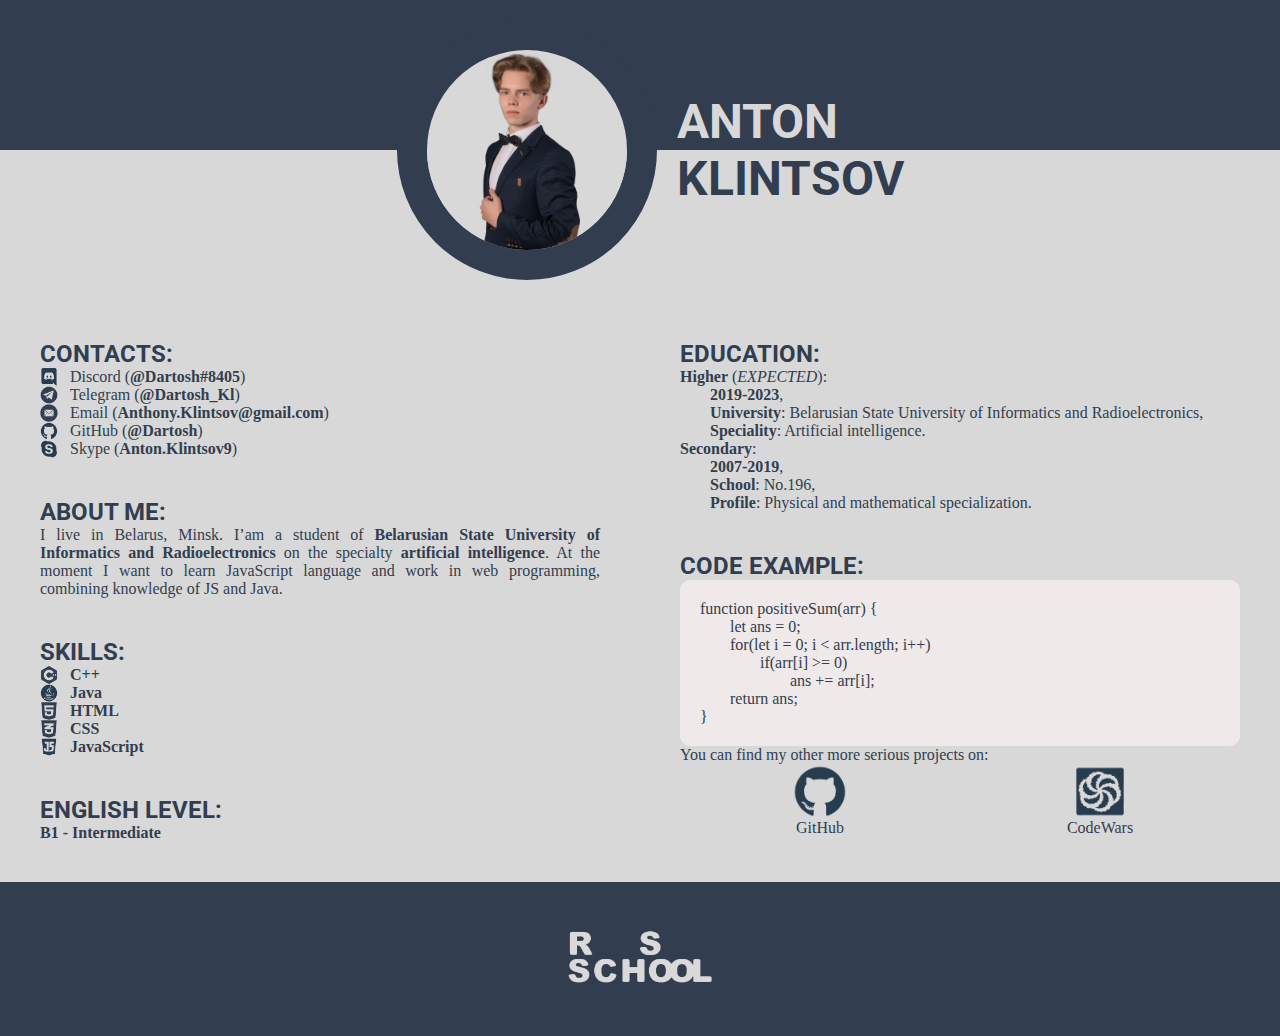
<file: index.html>
<!doctype html>
<html lang="en">
    <head>
        <title>
            Antony's CV 
        </title>
        <!--<link href="https://fonts.googleapis.com/css2?family=Roboto:ital,wght@1,900&display=swap" rel="stylesheet">-->
        <link rel="stylesheet" href="css/style.css">
        <meta charset="UTF-8">

    </head>

    <body>        
        <div class="wrapper">
            <Header>
                <img class="photo" src="img/ALX_9358+@@Z2.jpg" alt="It me :)">
                
                <section class="name">
                    <h1 class="firstName">ANTON</h1>
                    <h1 class="lastName">KLINTSOV</h1>
                </section>
                
            </Header>

            <main>
                <div class="leftMain">
                    <section class="contacts">
                        <h2>CONTACTS:</h2>
                        <ul>
                            <li>Discord (<b>@Dartosh#8405</b>)</li>
                            <li>Telegram (<b><a href="https://t.me/Dartosh_Kl">@Dartosh_Kl</a></b>)</li>
                            <li>Email (<b><a href="mailto:anthony.klintsov@gmail.com">Anthony.Klintsov@gmail.com</a></b>)</li>
                            <li>GitHub (<b><a href="https://github.com/Dartosh">@Dartosh</a></b>)</li>
                            <li>Skype (<b>Anton.Klintsov9</b>)</li>
                        </ul>
                    </section>

                    <section class="aboutMe">
                        <h2>ABOUT ME:</h2>
                        I live in Belarus, Minsk. I’am a student of <b>Belarusian State University of Informatics and Radioelectronics</b> on the specialty <b>artificial intelligence</b>. At the moment I want to learn JavaScript language and work in web programming, combining knowledge of JS and Java.
                    </section>

                    <section class="skills">
                        <h2>SKILLS:</h2>
                        <ul>
                            <li><b>C++</b></li>
                            <li><b>Java</b></li>
                            <li><b>HTML</b></li>
                            <li><b>CSS</b></li>
                            <li><b>JavaScript</b></li>
                        </ul>
                    </section>

                    <section class="english">
                        <h2>ENGLISH LEVEL:</h2>
                        <b>B1 - Intermediate</b>
                    </section>
                </div>

                <div class="rightMain">
                    <section class="education">
                        <h2>EDUCATION:</h2>
                        <b>Higher</b> (<i>EXPECTED</i>): 
                        <p><b>2019-2023</b>,<br> 
                        <b>University</b>: Belarusian State University of Informatics and Radioelectronics,<br>   
                        <b>Speciality</b>: Artificial intelligence.</p>
                        <b>Secondary</b>: 
                        <p><b>2007-2019</b>,<br>
                        <b>School</b>: No.196,<br>
                        <b>Profile</b>: Physical and mathematical specialization.</p>
                    </section>

                    <section class="codeExample">
                        <h2>CODE EXAMPLE:</h2>
                        <div class="code">
                            function positiveSum(arr) {<br>
                                <div class="codeTub"> let ans = 0;<br>
                                for(let i = 0; i &lt; arr.length; i++)<br>
                                <div class="codeTub">if(arr[i] >= 0)<br>
                                    <div class="codeTub">ans += arr[i];</div></div>
                                return ans;</div>
                              }
                        </div>
                        You can find my other more serious projects on:
                        <div class="otherProjects">
                            <a href="https://github.com/Dartosh">
                                <figure class="link">
                                    <img src="img/github.png" alt="GitHub logo">
                                    <figcaption>GitHub</figcaption>
                                </figure>
                            </a>
                            
                            <a href="https://www.codewars.com/users/Dartosh">
                                <figure class="link">
                                    <img src="img/codewars.png" alt="CodeWars logo">
                                    <figcaption>CodeWars</figcaption>
                                </figure>
                            </a>
                            
                        </div>
                    </section>
                </div>
            </main>

            <footer>
                <a href="https://app.rs.school/">    
                <img src="img/rs.png" alt="RS School">   
                </a>
            </footer>
        </div>
    </body>
</html>
</file>
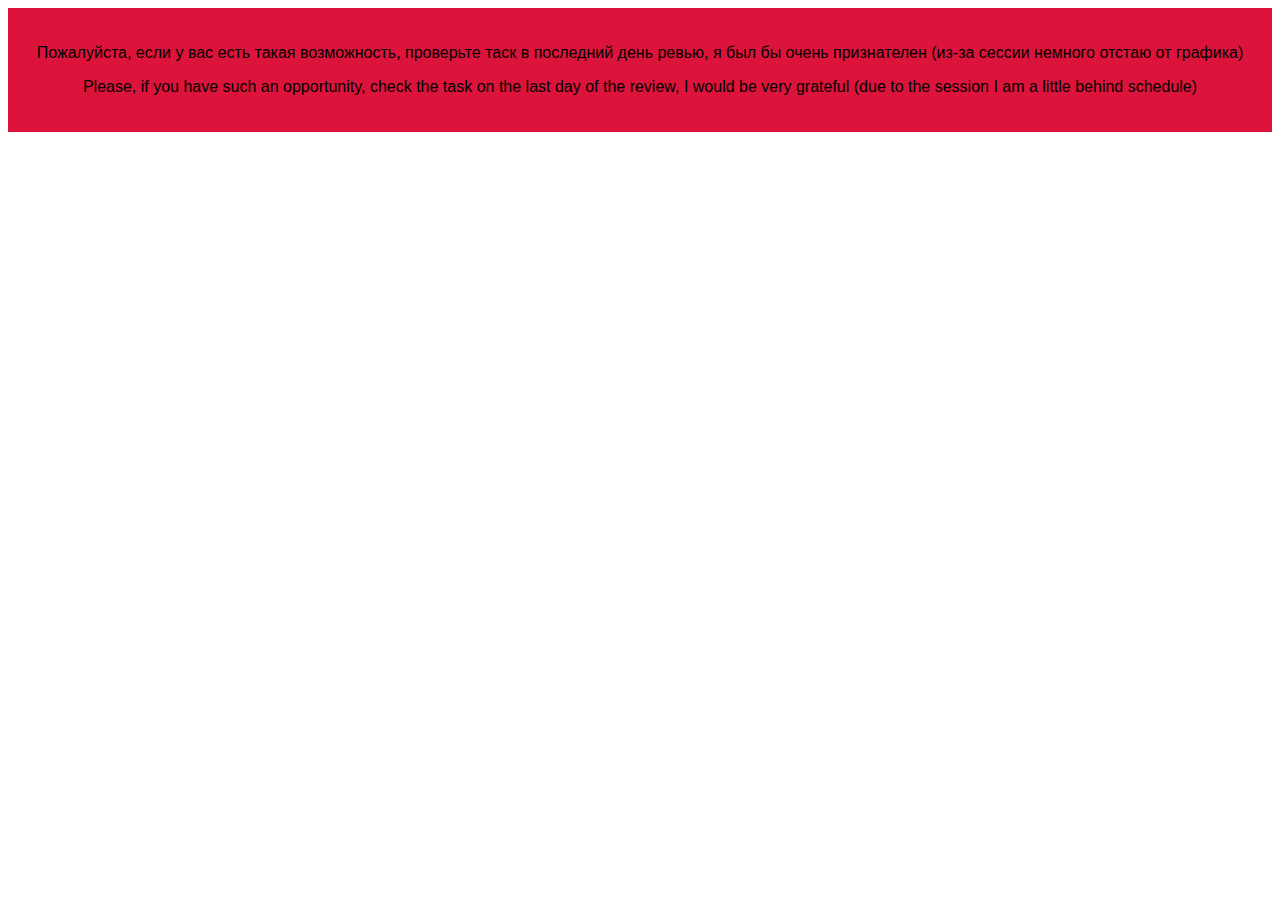
<file: english-for-kids-base/index.html>
<!DOCTYPE html>
<html lang="en">

<head>
  <meta charset="UTF-8">
  <meta http-equiv="X-UA-Compatible" content="IE=edge">
  <meta name="viewport" content="width=device-width, initial-scale=1.0">
  <link href="style.css" rel="stylesheet">
  <title>english-for-kids-base</title>
</head>

<body>
  <div class="main">
    <p>Пожалуйста, если у вас есть такая возможность, проверьте таск в последний день ревью, 
      я был бы очень признателен (из-за сессии немного отстаю от графика)</p>
    <p>Please, if you have such an opportunity, check the task on the last day of the review,
      I would be very grateful (due to the session I am a little behind schedule)</p>
  </div>
</body>
</html>
</file>
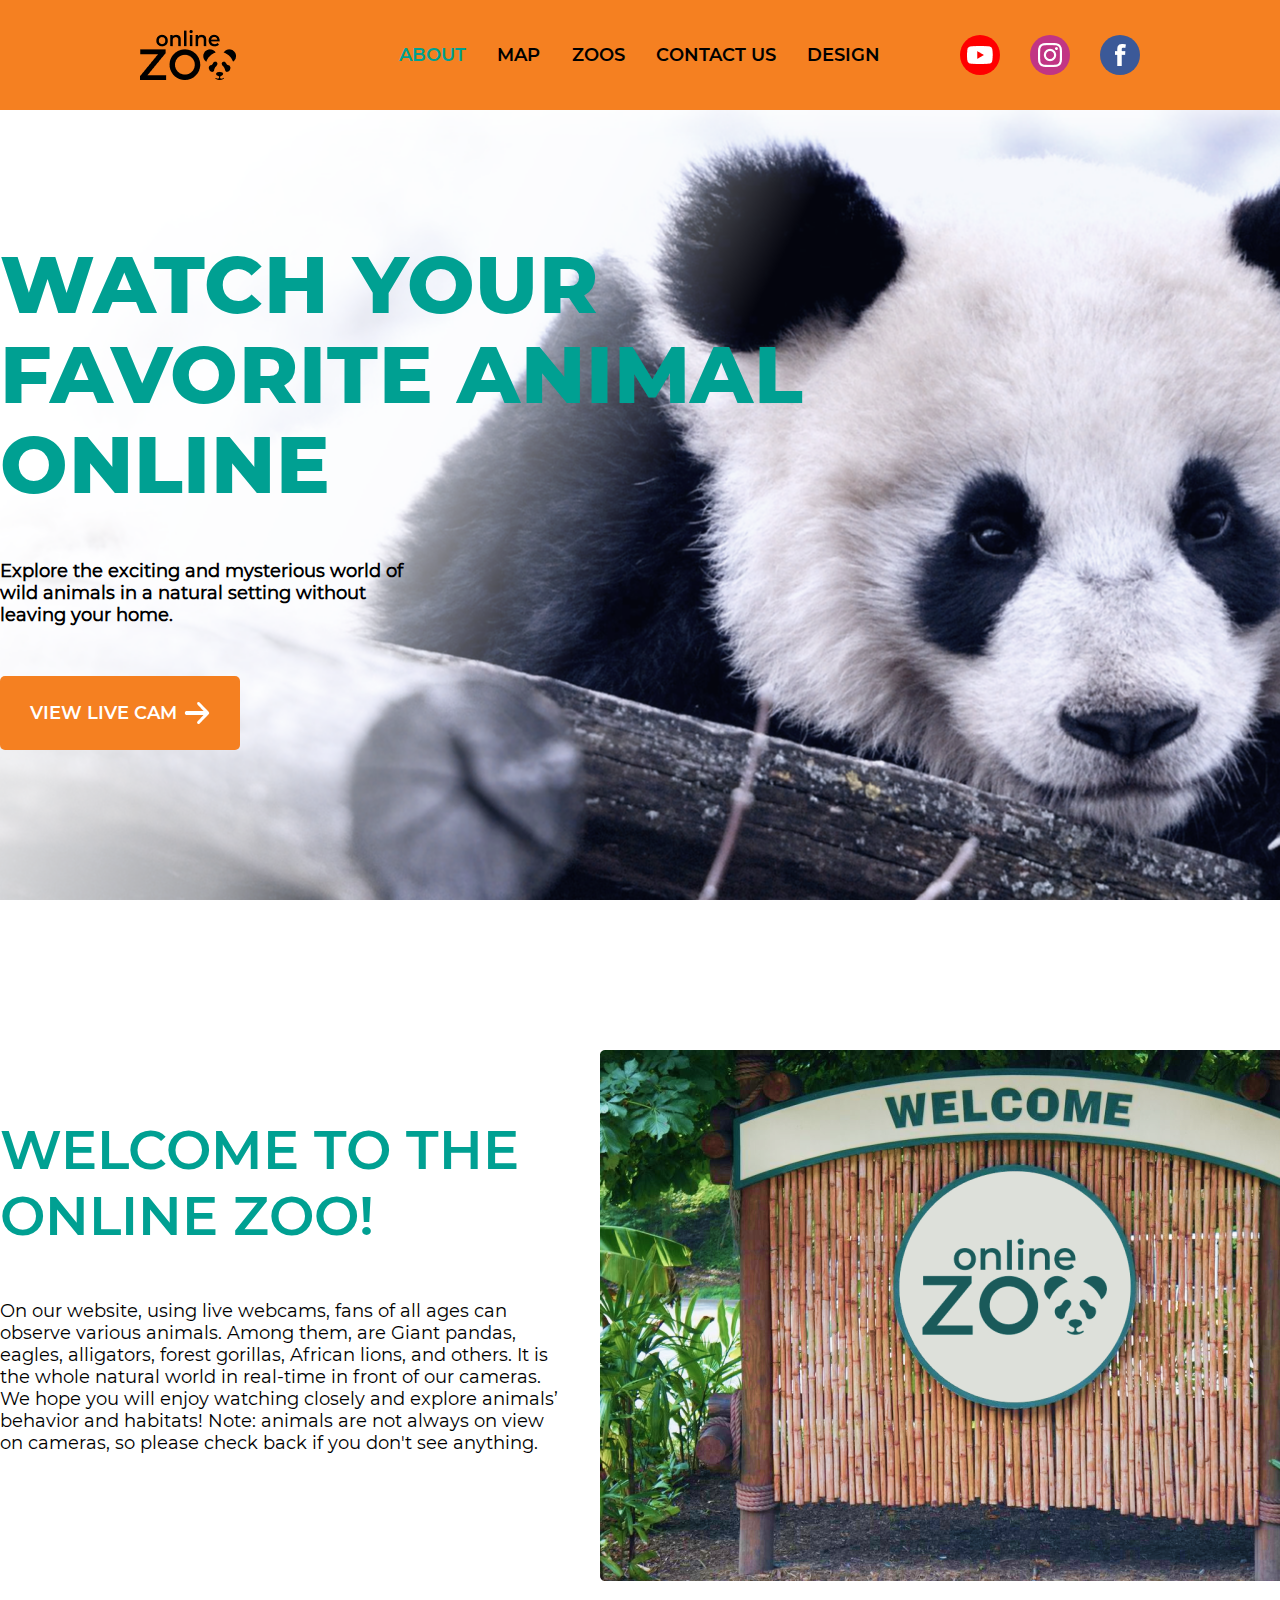
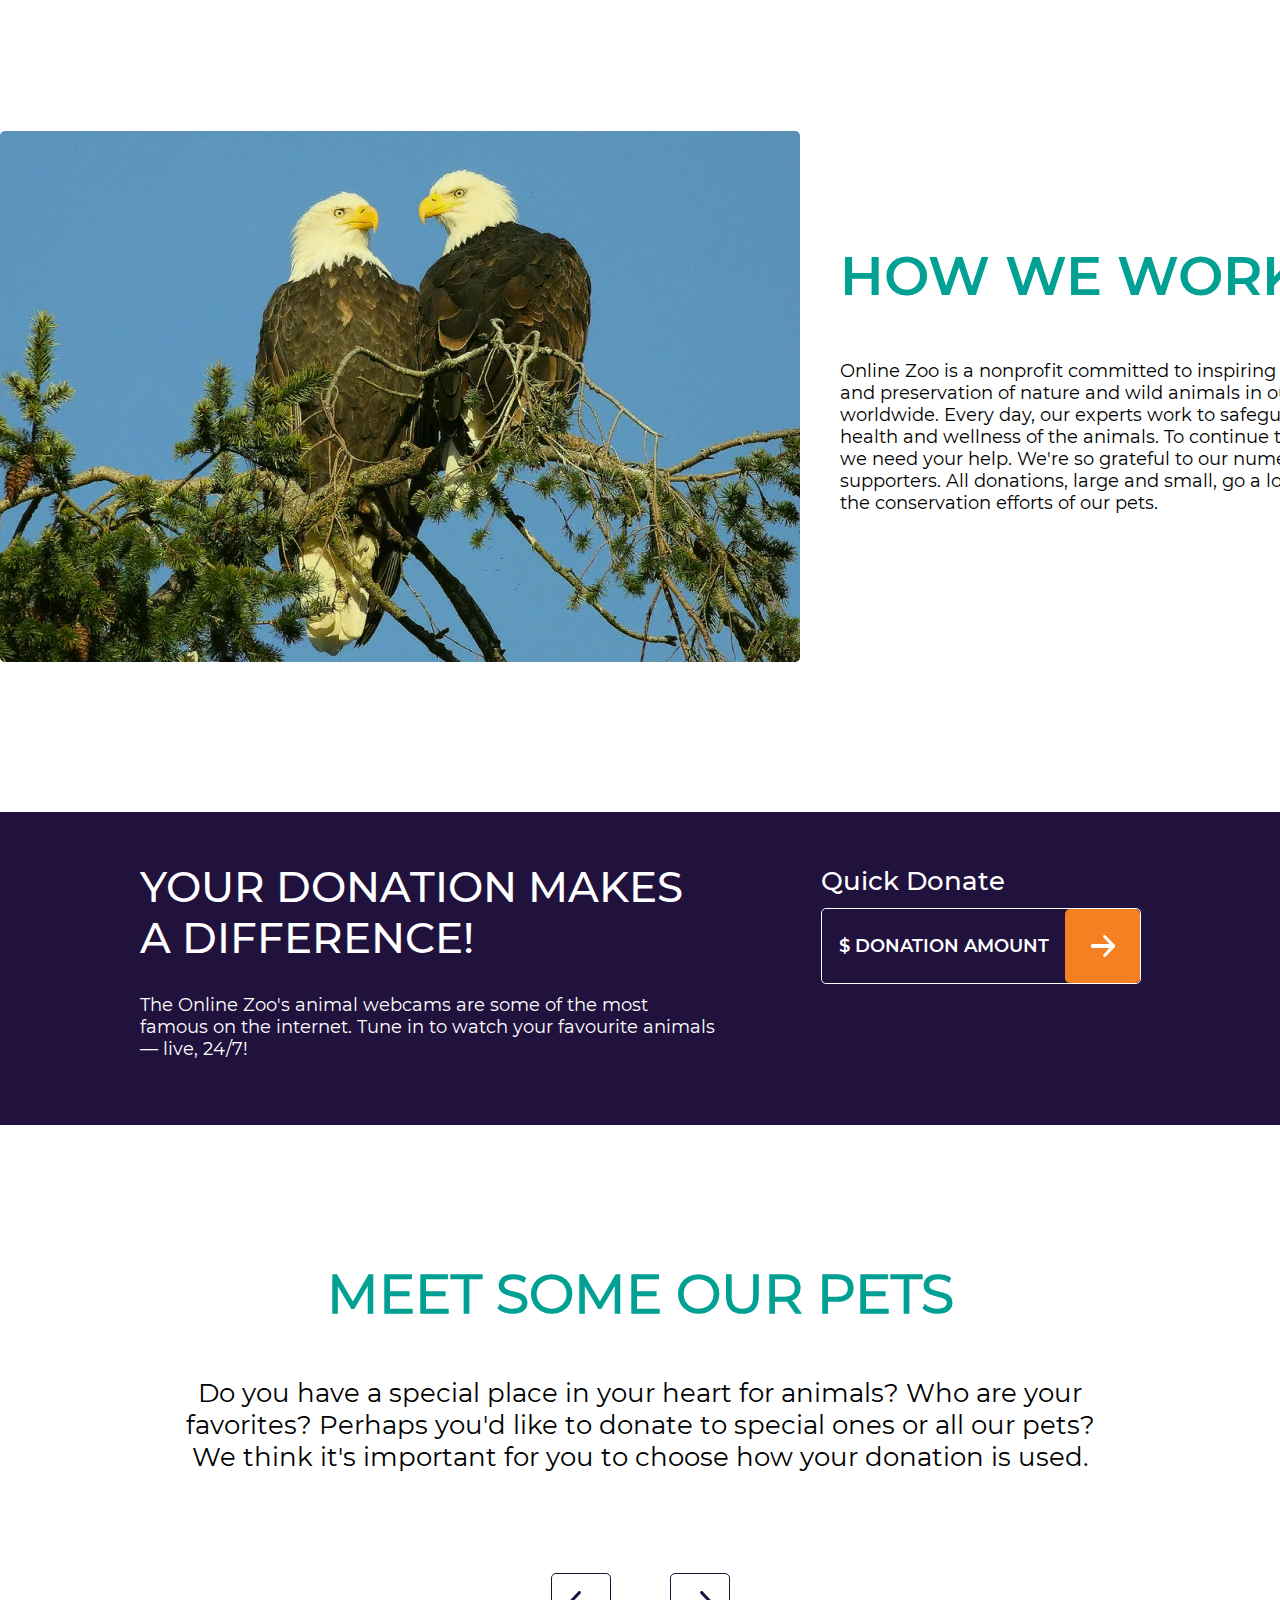
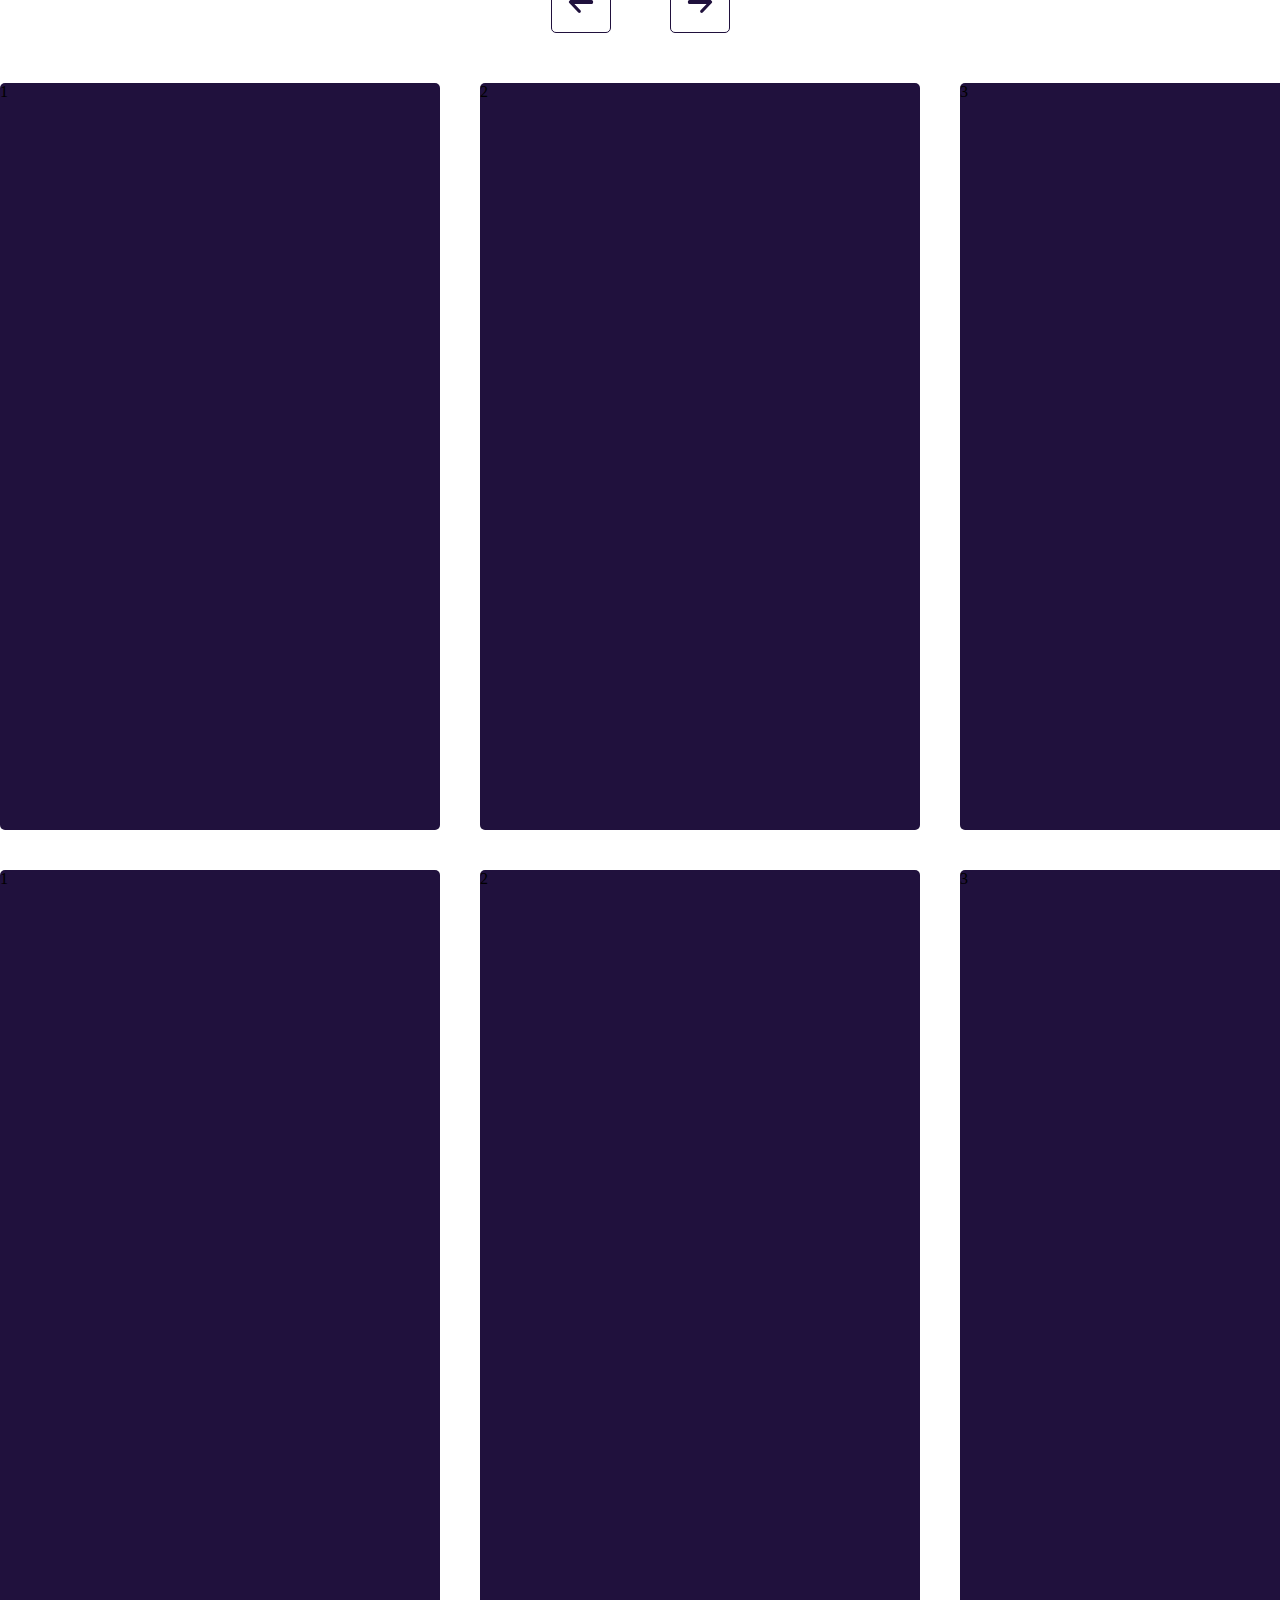
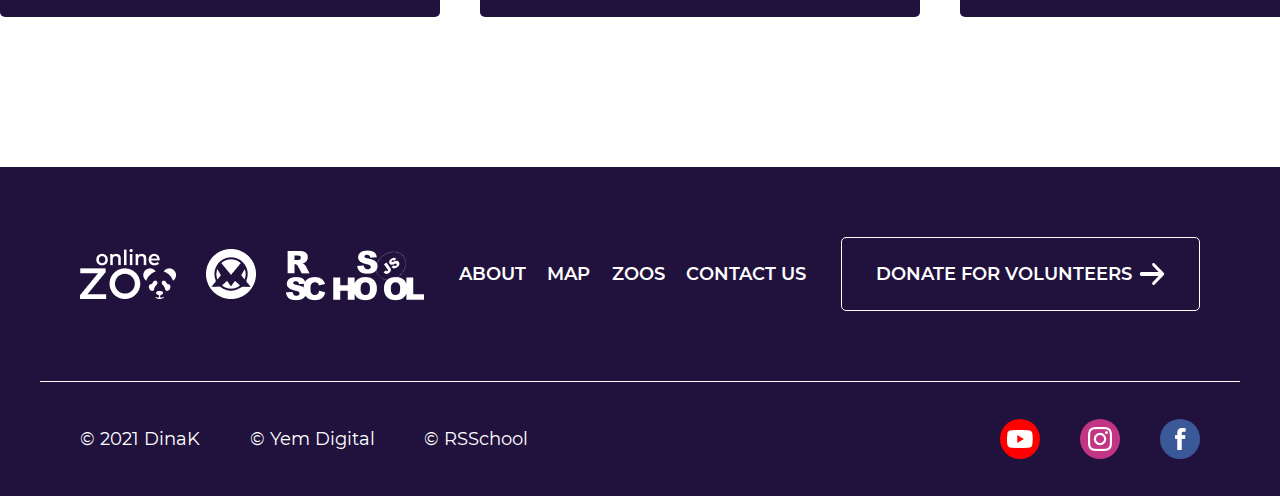
<file: online-zoo/index.html>
<!DOCTYPE html>
<html>
  <head>
    <title>
      Online Zoo
    </title>
    <link rel="stylesheet" href="pages/landing.css">
    <link rel="stylesheet" href="pages/header-footer.css">
  </head>
  <body>
    <div class="wrapper">
      <a name="top"></a>
      <header>
        <a href="index.html#top" class="logo"></a>
        <nav class="navigation">
          <a href="index.html" class="first">ABOUT</a>
          <a href="pages/map.html" class="second">MAP</a>
          <a href="pages/panda.html" class="third">ZOOS</a>
          <a href="pages/contact.html" class="fourth">CONTACT US</a>
          <a href="https://www.figma.com/file/lnK11foY8Aoa6oOlDXovVN/Online-ZOO-Project" class="fifth">DESIGN</a>
        </nav>
        <div class="socials">
          <a href="https://www.youtube.com/" class="first"></a>
          <a href="https://www.instagram.com/" class="second"></a>
          <a href="https://www.facebook.com/" class="third"></a>
        </div>
      </header>
      <main>
        <section class="watchAnimal">
          <h1>
            watch your favorite animal online
          </h1>
          <h3>
            Explore the exciting and mysterious world of wild animals in a natural setting without leaving your home.
          </h3>
          <form class="view" action="pages/panda.html">
            <button><div class="btn-text">VIEW LIVE CAM<img src="assets/images/arr.png"></div></button>
          </form>
        </section>
        <section class="welcome-to">
          <div class="first">
            <div class="text-1">
              <p class="big">Welcome to the Online Zoo!</p>
              <p class="small">On our website, using live webcams, fans of all ages can observe various animals. Among them, are Giant pandas, eagles, alligators, forest gorillas, African lions, and others. It is the whole natural world in real-time in front of our cameras. We hope you will enjoy watching closely and explore animals’ behavior and habitats! Note: animals are not always on view on cameras, so please check back if you don't see anything.</p>
            </div>
            <img src="assets/images/welcome.jpg">
          </div>
          <div class="second">
            <img src="assets/images/land-eagles.png">
            <div class="text-2">
              <p class="big">How we work</p>
              <p class="small">Online Zoo is a nonprofit committed to inspiring awareness and preservation of nature and wild animals in our zoo and worldwide. Every day, our experts work to safeguard the health and wellness of the animals. To continue these efforts, we need your help. We're so grateful to our numerous supporters. All donations, large and small, go a long way to the conservation efforts of our pets.</p>
            </div>
          </div>
        </section>
        <div class="donation-panel">
          <div class="text-donation">
            <p class="big">Your donation makes a difference! </p>
            <p class="small">The Online Zoo's animal webcams are some of the most famous on the internet. Tune in to watch your favourite animals — live, 24/7!</p>
          </div>
          <div class="donate">
            <div class="text">Quick Donate</div>
            <form class="dollars">
              <input type="text" class="amount" placeholder="$ DONATION AMOUNT" maxlength="4">
              <input type="submit" class="amount-sub" value="">
            </form>
          </div>
        </div>

        <section class="meet-some-pets">
          <div class="info">
            <h2 class="info__title">meet some our Pets</h2>
            <p class="info__text">Do you have a special place in your heart for animals? Who are your favorites? Perhaps you'd like to donate to special ones or all our pets? We think it's important for you to choose how your donation is used.</p>
          </div>

          <div class="slider">
            <div class="slider__container">
              <div class="slider-buttons">
                <button class="slider-btn">
                  <svg class="slider-btn-svg" width="26" height="22" viewBox="0 0 26 22" fill="#20113D" xmlns="http://www.w3.org/2000/svg">
                    <path id="left" d="M11.9318 0.119971C12.1139 0.199174 12.2794 0.315255 12.4187 0.461565C12.5583 0.607505 12.6691 0.780876 12.7446 0.971748C12.8202 1.16262 12.8591 1.36724 12.8591 1.57389C12.8591 1.78055 12.8202 1.98517 12.7446 2.17604C12.6691 2.36691 12.5583 2.54028 12.4187 2.68622L6.39097 9H23.5416C23.9659 9 24.3729 9.21071 24.673 9.58579C24.973 9.96086 25.1416 10.4696 25.1416 11C25.1416 11.5304 24.973 12.0391 24.673 12.4142C24.3729 12.7893 23.9659 13 23.5416 13H6.39018L12.4187 19.3146C12.7002 19.6096 12.8584 20.0097 12.8584 20.4269C12.8584 20.8441 12.7002 21.2443 12.4187 21.5393C12.1371 21.8343 11.7553 22 11.3571 22C10.959 22 10.5771 21.8343 10.2956 21.5393L1.29962 12.1127C1.15999 11.9668 1.04921 11.7934 0.973627 11.6026C0.898043 11.4117 0.859135 11.2071 0.859135 11.0004C0.859135 10.7938 0.898043 10.5891 0.973627 10.3983C1.04921 10.2074 1.15999 10.034 1.29962 9.88808L10.2956 0.461565C10.4349 0.315255 10.6003 0.199174 10.7825 0.119971C10.9646 0.0407677 11.1599 0 11.3571 0C11.5543 0 11.7496 0.0407677 11.9318 0.119971Z" fill="#20113D"/>
                  </svg>
                </button>
                <button class="slider-btn">
                  <svg class="slider-btn-svg" width="26" height="22" viewBox="0 0 26 22" fill="#20113D" xmlns="http://www.w3.org/2000/svg">
                    <path id="right" d="M14.0682 0.119971C13.8861 0.199174 13.7206 0.315255 13.5813 0.461565C13.4417 0.607505 13.3309 0.780876 13.2554 0.971748C13.1798 1.16262 13.1409 1.36724 13.1409 1.57389C13.1409 1.78055 13.1798 1.98517 13.2554 2.17604C13.3309 2.36691 13.4417 2.54028 13.5813 2.68622L19.609 9H2.4584C2.03405 9 1.62709 9.21071 1.32703 9.58579C1.02697 9.96086 0.858398 10.4696 0.858398 11C0.858398 11.5304 1.02697 12.0391 1.32703 12.4142C1.62709 12.7893 2.03405 13 2.4584 13H19.6098L13.5813 19.3146C13.2998 19.6096 13.1416 20.0097 13.1416 20.4269C13.1416 20.8441 13.2998 21.2443 13.5813 21.5393C13.8629 21.8343 14.2447 22 14.6429 22C15.041 22 15.4229 21.8343 15.7044 21.5393L24.7004 12.1127C24.84 11.9668 24.9508 11.7934 25.0264 11.6026C25.102 11.4117 25.1409 11.2071 25.1409 11.0004C25.1409 10.7938 25.102 10.5891 25.0264 10.3983C24.9508 10.2074 24.84 10.034 24.7004 9.88808L15.7044 0.461565C15.5651 0.315255 15.3997 0.199174 15.2175 0.119971C15.0354 0.0407677 14.8401 0 14.6429 0C14.4457 0 14.2504 0.0407677 14.0682 0.119971Z" fill="#20113D"/>
                  </svg>                    
                </button>
              </div>
            </div>

            <div class="meet-some-pets__animals-main">
              <div class="meet-some-pets__animals-vertical">
                <div class="meet-some-pets__animals-block">
                  1
                </div>
                <div class="meet-some-pets__animals-block">
                  2
                </div>
                <div class="meet-some-pets__animals-block">
                  3
                </div>
                <div class="meet-some-pets__animals-block">
                  4
                </div>
              </div>
              <div class="meet-some-pets__animals-vertical">
                <div class="meet-some-pets__animals-block">
                  1
                </div>
                <div class="meet-some-pets__animals-block">
                  2
                </div>
                <div class="meet-some-pets__animals-block">
                  3
                </div>
                <div class="meet-some-pets__animals-block">
                  4
                </div>
              </div>
            </div>
            
          </div>
        </section>

      </main>
      <footer>
        <div class="first-line">
          <div class="logos">
            <a href="index.html" class="logo"></a>
            <div class="first">
              <img src="assets/images/yem.png" title="Yem Digital">
            </div>
            <div class="second">
              <img src="assets/images/rs-logo.png" title="Rolling Scopes School">
            </div>
          </div>
          <nav class="footer-nav">
            <a href="index.html#top" class="first">ABOUT</a>
            <a href="" class="second">MAP</a>
            <a href="" class="third">ZOOS</a>
            <a href="" class="fourth">CONTACT US</a>
          </nav>
          <form class="donate-footer">
            <button><div class="btn-text">DONATE FOR VOLUNTEERS<img src="assets/images/arr.png"></div></button>
          </form>
        </div>
        <div class="footer-line"></div>
        <div class="second-line">
          <div class="copyright">
            <div class="first">© 2021 DinaK </div>
            <div class="second">© Yem Digital </div>
            <div class="third">© RSSchool</div>
          </div>
          <div class="footer-socials">
            <a href="https://www.youtube.com/" class="first"></a>
            <a href="https://www.instagram.com/" class="second"></a>
            <a href="https://www.facebook.com/" class="third"></a>
          </div>
        </div>        
      </footer>
    </div>
  </body>
</html>
</file>
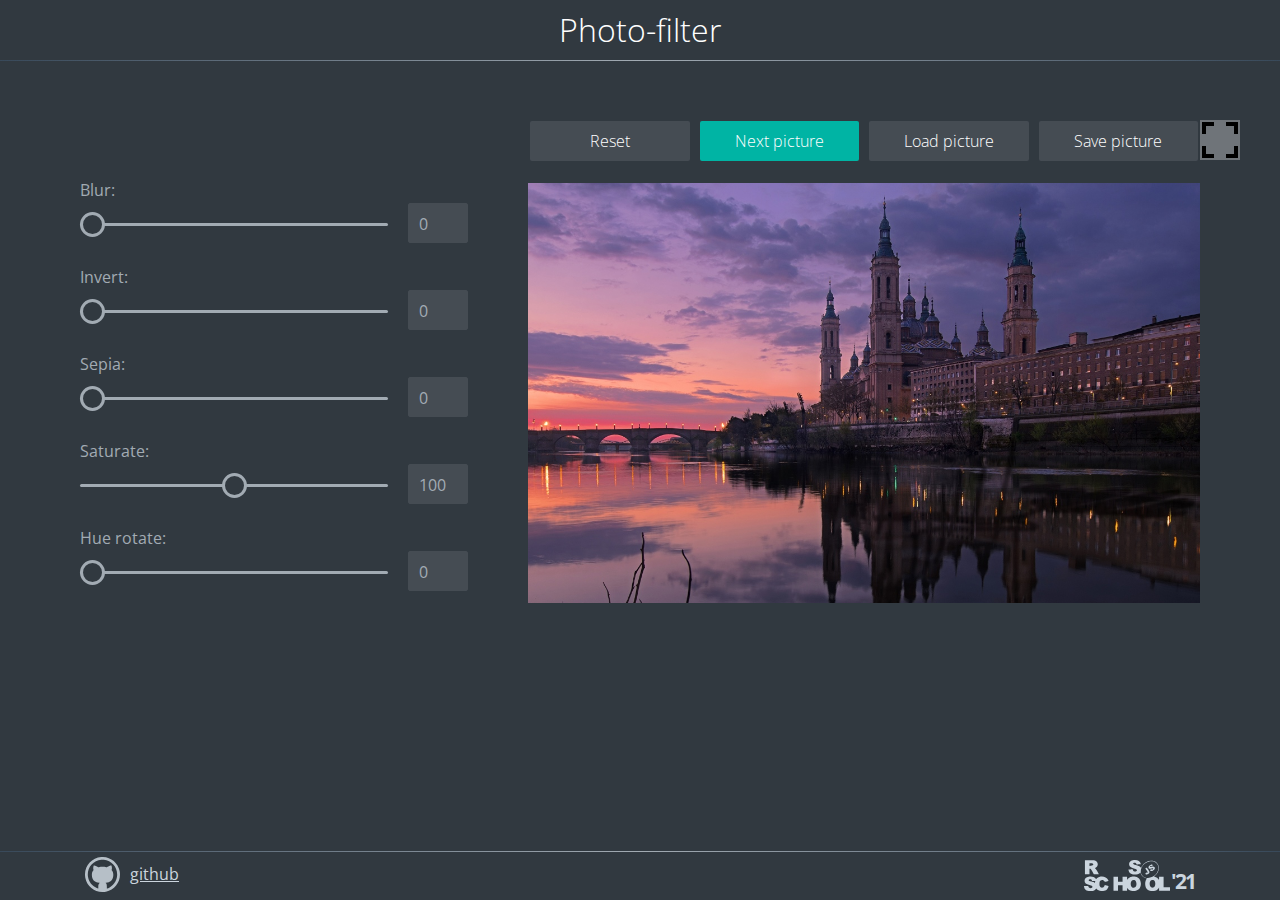
<file: photo-filter/index.html>
<!DOCTYPE html>
<html lang="en">
<head>
  <meta charset="UTF-8" />
  <meta http-equiv="X-UA-Compatible" content="IE=edge" />
  <meta name="viewport" content="width=device-width, initial-scale=1.0" />
  <link href="assets/favicon.ico" rel="shortcut icon" />
  <link href="https://fonts.gstatic.com" rel="preconnect" />
  <link href="https://fonts.googleapis.com/css2?family=Open+Sans:wght@300;400;800&display=swap" rel="stylesheet" />
  <link href="style.css" rel="stylesheet" />
  <title>photo-filter</title>
</head>
<body>
  <header class="header">
    <h1 class="header-title">Photo-filter</h1>
  </header>
  <main class="main">
    <div class="filters">
      <label>
        Blur:
        <input name="blur" data-sizing="px" type="range" min="0" max="10" value="0" />
        <output name="result">0</output>
      </label>
      <label>
        Invert:
        <input name="invert" data-sizing="%" type="range" min="0" max="100" value="0" />
        <output name="result">0</output>
      </label>
      <label>
        Sepia:
        <input name="sepia" data-sizing="%" type="range" min="0" max="100" value="0" />
        <output name="result">0</output>
      </label>
      <label>
        Saturate:
        <input name="saturate" data-sizing="%" type="range" min="0" max="200" value="100" />
        <output name="result">100</output>
      </label>
      <label>
        Hue rotate:
        <input name="hue" data-sizing="deg" type="range" min="0" max="360" value="0" />
        <output name="result">0</output>
      </label>
    </div>
    <div class="editor">
      <div class="btn-container">
        <button class="btn btn-reset">Reset</button>
        <button class="btn btn-next btn-active">Next picture</button>
        <label class="btn btn-load" for="btnInput">
          Load picture
          <input class="btn-load--input" id="btnInput" name="upload" type="file" placeholder="Load picture" />
        </label>
        <button class="btn btn-save">Save picture</button>
      </div>
      <div class="img-container">
        <img src="assets/img/img.jpg" alt="image" />
      </div>
    </div>
  </main>
  <footer class="footer">
    <div class="footer-container">
      <a class="github" href="#" target="_blank" rel="noopener noreferrer">github</a>
      <a class="rss" href="https://rs.school/js/" target="_blank" rel="noopener">
        <span class="rss-year">'21</span>
      </a>
    </div>
  </footer>
  <button class="fullscreen openfullscreen"></button>
  <script src="script.js"></script>
</body>
</html>
</file>
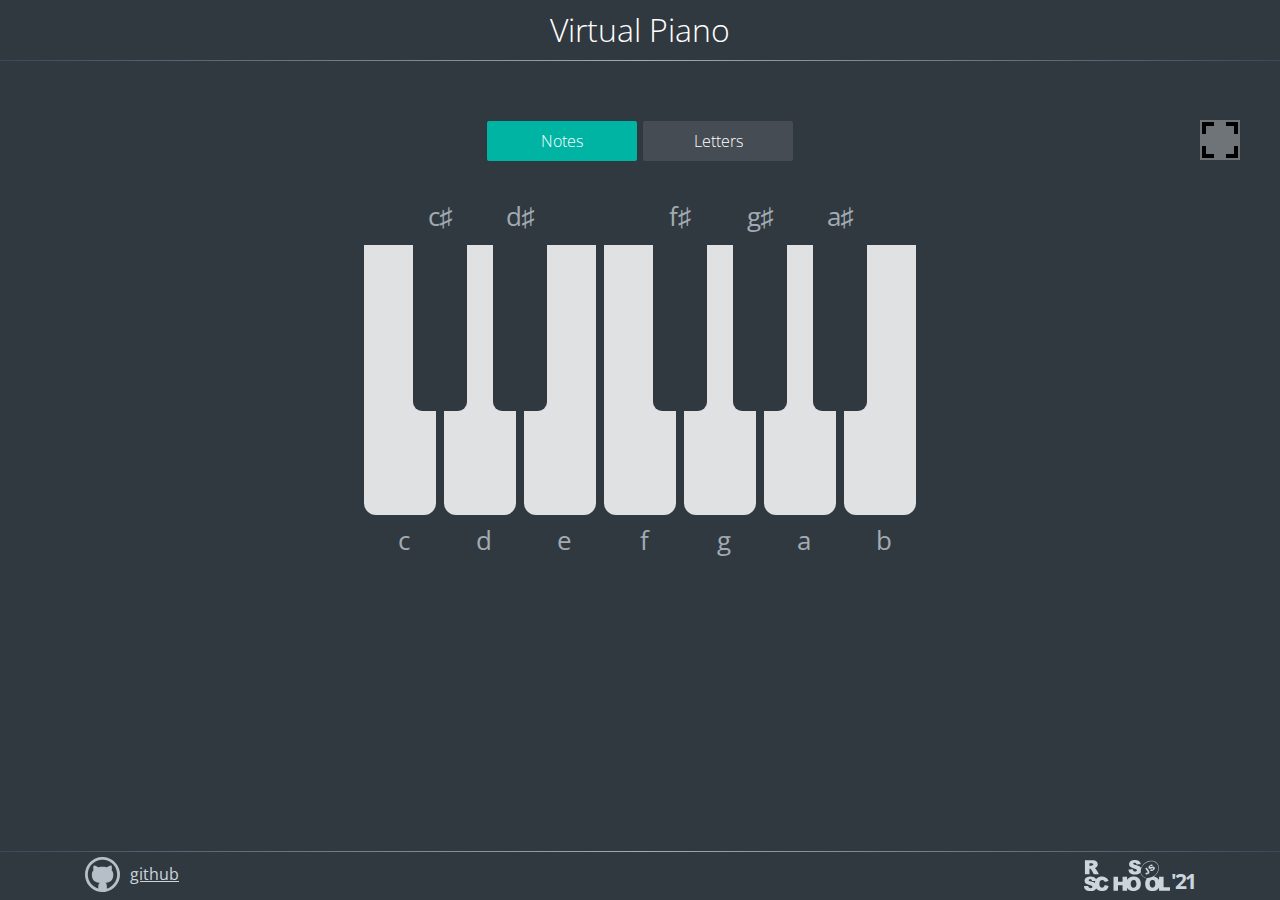
<file: virtual-piano/index.html>
<!DOCTYPE html>
<html lang="en">

<head>
  <meta charset="UTF-8">
  <meta http-equiv="X-UA-Compatible" content="IE=edge">
  <meta name="viewport" content="width=device-width, initial-scale=1.0">
  <link href="assets/piano.ico" rel="shortcut icon">

  <link href="https://fonts.gstatic.com" rel="preconnect">
  <link
    href="https://fonts.googleapis.com/css2?family=Open+Sans+Condensed:wght@300&family=Open+Sans:wght@300;400;800&display=swap"
    rel="stylesheet">
  <link href="style.css" rel="stylesheet">
  <title>virtual-piano</title>
</head>

<body>
  <header class="header">
    <h1 class="header-title">Virtual Piano</h1>
  </header>
  <main class="main">
    <div class="btn-container">
      <button class="btn btn-notes btn-active">Notes</button>
      <button class="btn btn-letters">Letters</button>
    </div>
    <div class="piano">
      <div class="piano-key" data-letter="D" data-note="c" data-key="68"></div>
      <div class="piano-key" data-letter="F" data-note="d" data-key="70"></div>
      <div class="piano-key" data-letter="G" data-note="e" data-key="71"></div>
      <div class="piano-key" data-letter="H" data-note="f" data-key="72"></div>
      <div class="piano-key" data-letter="J" data-note="g" data-key="74"></div>
      <div class="piano-key" data-letter="K" data-note="a" data-key="75"></div>
      <div class="piano-key" data-letter="L" data-note="b" data-key="76"></div>
      <div class="keys-sharp">
        <div class="piano-key sharp" data-letter="R" data-note="c♯" data-key="82"></div>
        <div class="piano-key sharp" data-letter="T" data-note="d♯" data-key="84"></div>
        <div class="piano-key sharp none"></div>
        <div class="piano-key sharp" data-letter="U" data-note="f♯" data-key="85"></div>
        <div class="piano-key sharp" data-letter="I" data-note="g♯" data-key="73"></div>
        <div class="piano-key sharp" data-letter="O" data-note="a♯" data-key="79"></div>
      </div>
    </div>
    <button class="fullscreen"></button>
  </main>
  <footer class="footer">
    <div class="footer-container">
      <a class="github" href="#" target="_blank" rel="noopener noreferrer">github</a>
      <a class="rss" href="https://rs.school/js/" target="_blank" rel="noopener noreferrer">
        <span class="rss-year">'21</span>
      </a>
    </div>
  </footer>
  <script src="script.js"></script>
</body>
</html>
</file>
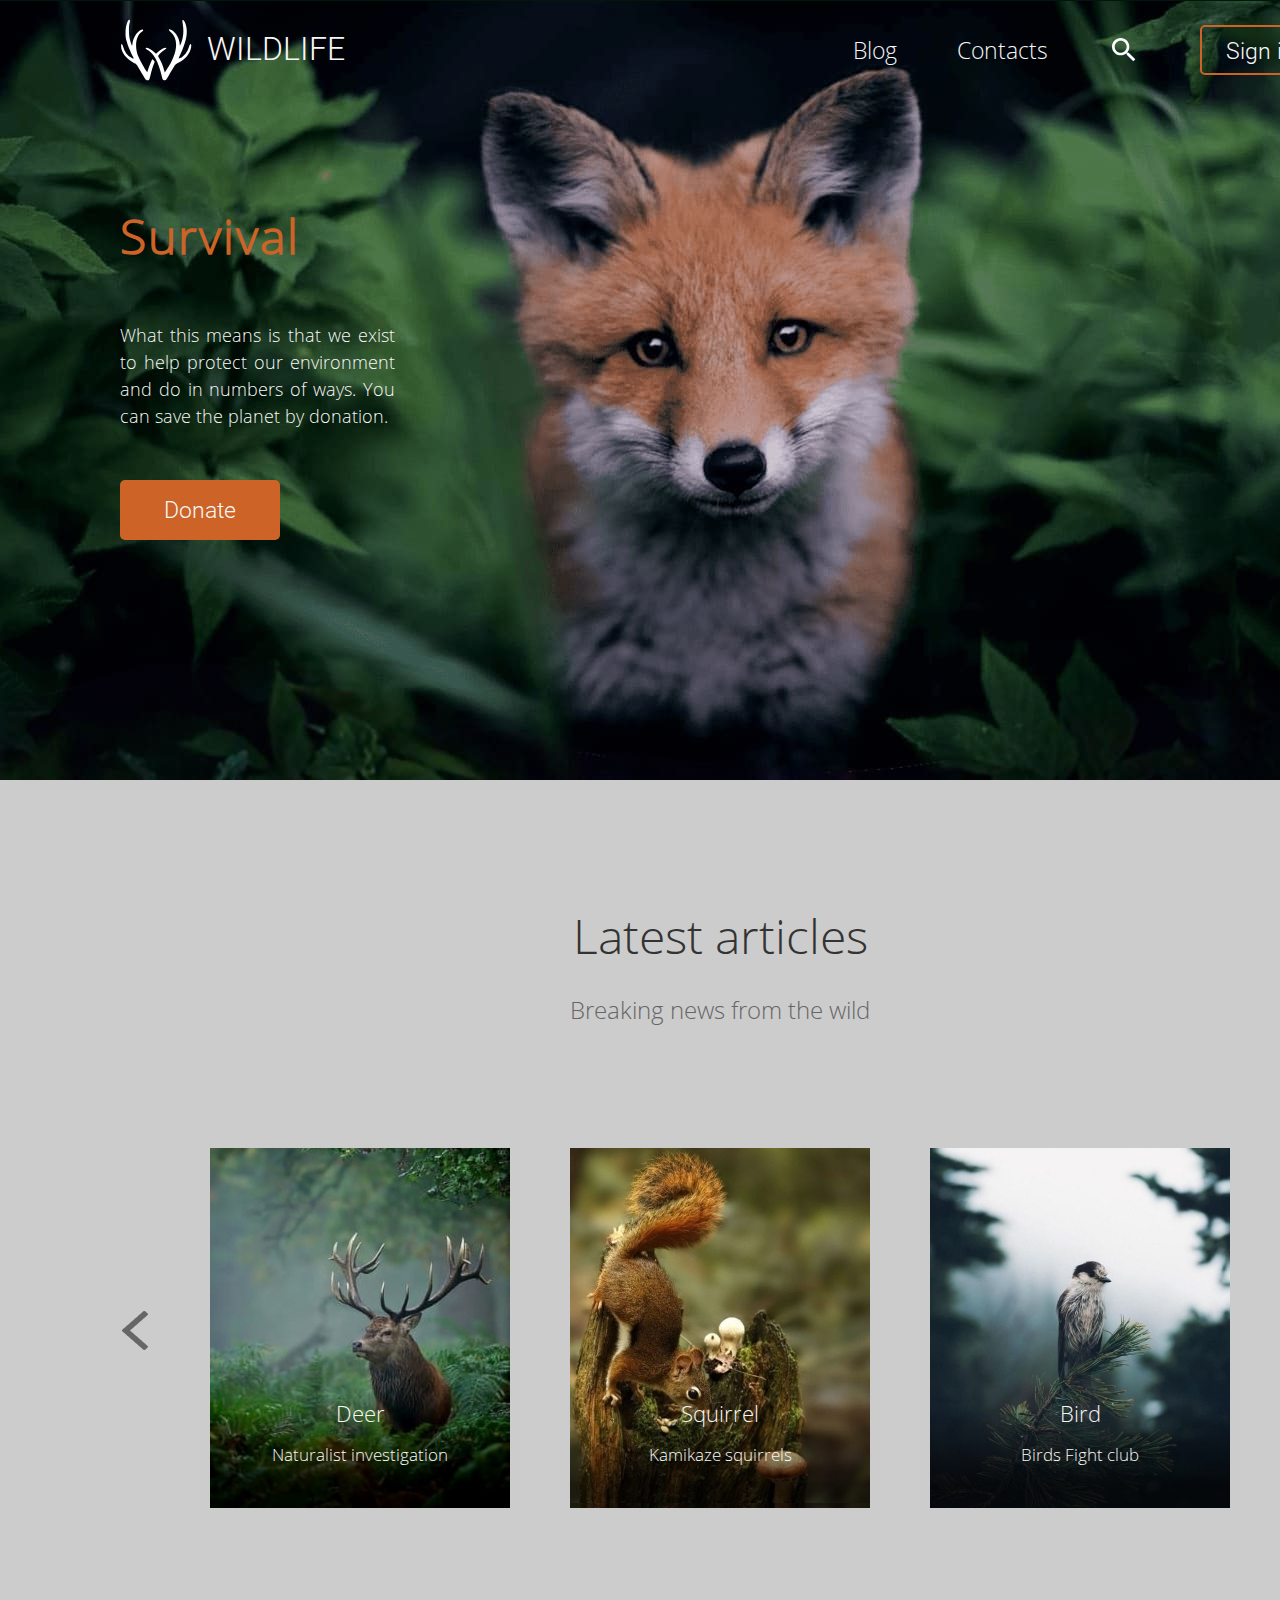
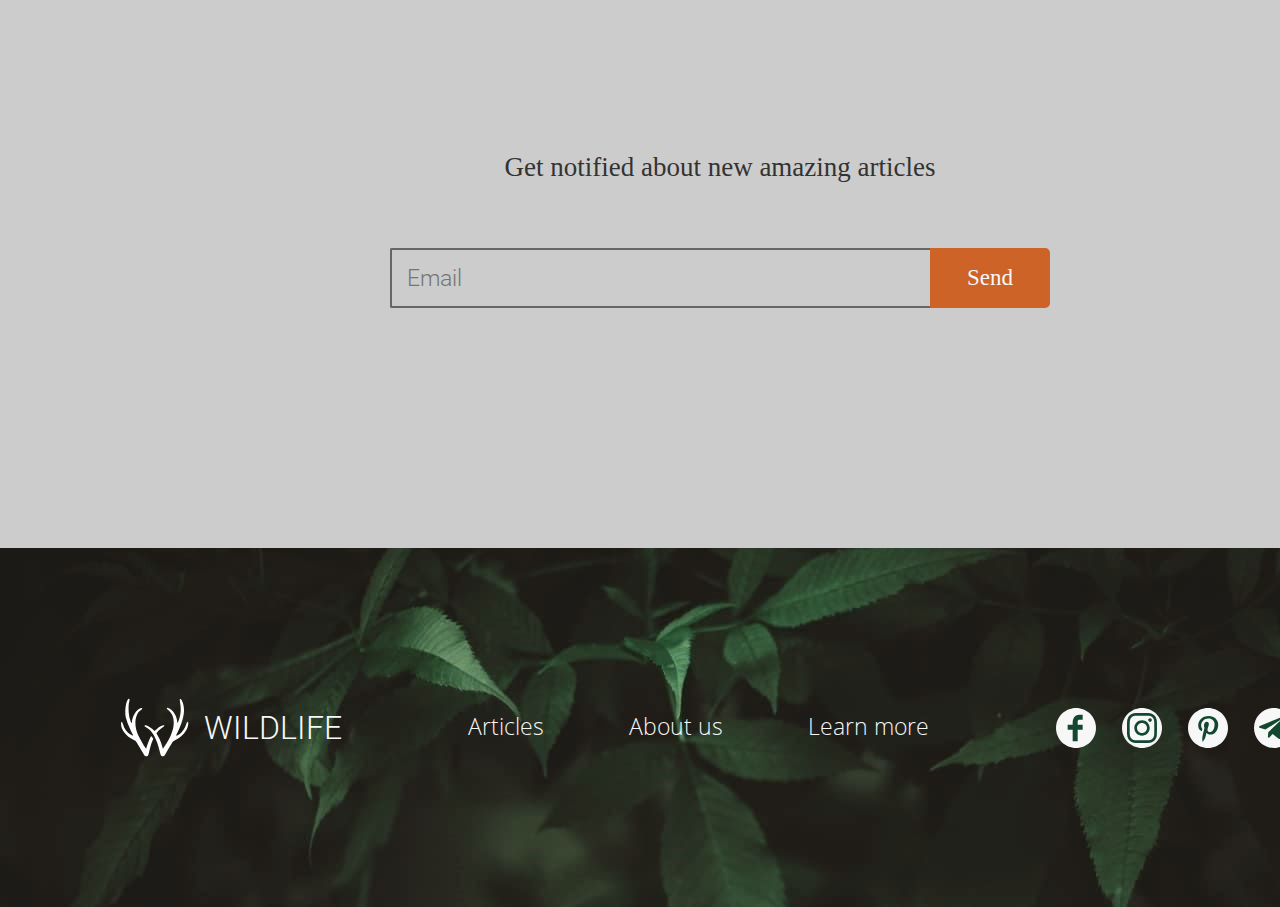
<file: wildlife/index.html>
<html>
    <head>
        <title>
            Antony's CV 
        </title>
        <meta lang="en">
        <link rel="stylesheet" href="css/style.css">
        <meta charset="UTF-8">

    </head>

    <body>        
        <div class="wrapper">
            <div class="hero">
                <header>
                    <div class="logo">
                        <div class="frame">
                            <img src="img/logo.svg" alt="logo">
                        </div>
                        <div class="name">
                            wildlife
                        </div>
                    </div>
                    
                    <nav>
                        <ul class="bar">
                            <li><a href="">Blog</a></li>
                            <li><a href="">Contacts</a></li>
                            <li>
                                <img src="img/search.svg" alt="search">
                            </li>
                            <li>
                                <input type="button" value="Sign in" class="signIn">
                            </li>
                        </ul>
                    </nav>
                </header>
                
                <div class="meaning">
                    <h1 class="survival">
                        Survival
                    </h1> 
                    <div class="text">
                        What this means is that we exist to help protect our environment and do in numbers of ways. You can save the planet by donation.
                    </div>
                    <form>
                        <input type="button" value="Donate" class="donate-button">
                    </form>
                </div>  
            </div>


            <main>
                <section class="articles">
                    <h2 class="art1">Latest articles</h2>
                    <h2 class="art2">Breaking news from the wild</h2>
                </section>
                <section class="themes">
                    <img class="arrows" src="img/left.png" alt="LeftArrow">
                    <div class="first">
                        <h4 class="theme-name">Deer</h4>
                        <h4 class="theme-description">Naturalist investigation</h4>
                    </div>
                    <div class="second">
                        <h4 class="theme-name">Squirrel</h4>
                        <h4 class="theme-description">Kamikaze squirrels</h4>
                    </div>
                    <div class="third">
                        <h4 class="theme-name">Bird</h4>
                        <h4 class="theme-description">Birds Fight club</h4>
                    </div>
                    <img class="arrows" src="img/right.png" alt="RightArrow">
                </section>
                <section class="notification">
                    <h3 class="notification-words">Get notified about new amazing articles</h3>
                    <form class="email-form">
                        <input type="email" placeholder="Email">
                        <input type="submit" value="Send" class="send-email">
                    </form>
                </section>
            </main>


            <footer>
                <div class="logo">
                    <div class="frame">
                        <img src="img/logo.svg" alt="logo">
                    </div>
                    <div class="name">
                        wildlife
                    </div>
                </div>

                <div class="info">
                    <ul class="addBar">
                        <li><a href="">Articles</a></li>
                        <li><a href="">About us</a></li>
                        <li><a href="">Learn more</a></li>
                    </ul>
                </div>

                <div class="links">
                    <ul class="linksList">
                        <li><img src="img/fb.svg" alt="facebook"></li>
                        <li><img src="img/inst.svg" alt="instagram"></li>
                        <li><img src="img/pr.svg" alt="pintrest"></li>
                        <li><img src="img/tg.svg" alt="telegram"></li>
                    </ul>
                </div>
            </footer>
        </div>
    </body>
</html>
</file>
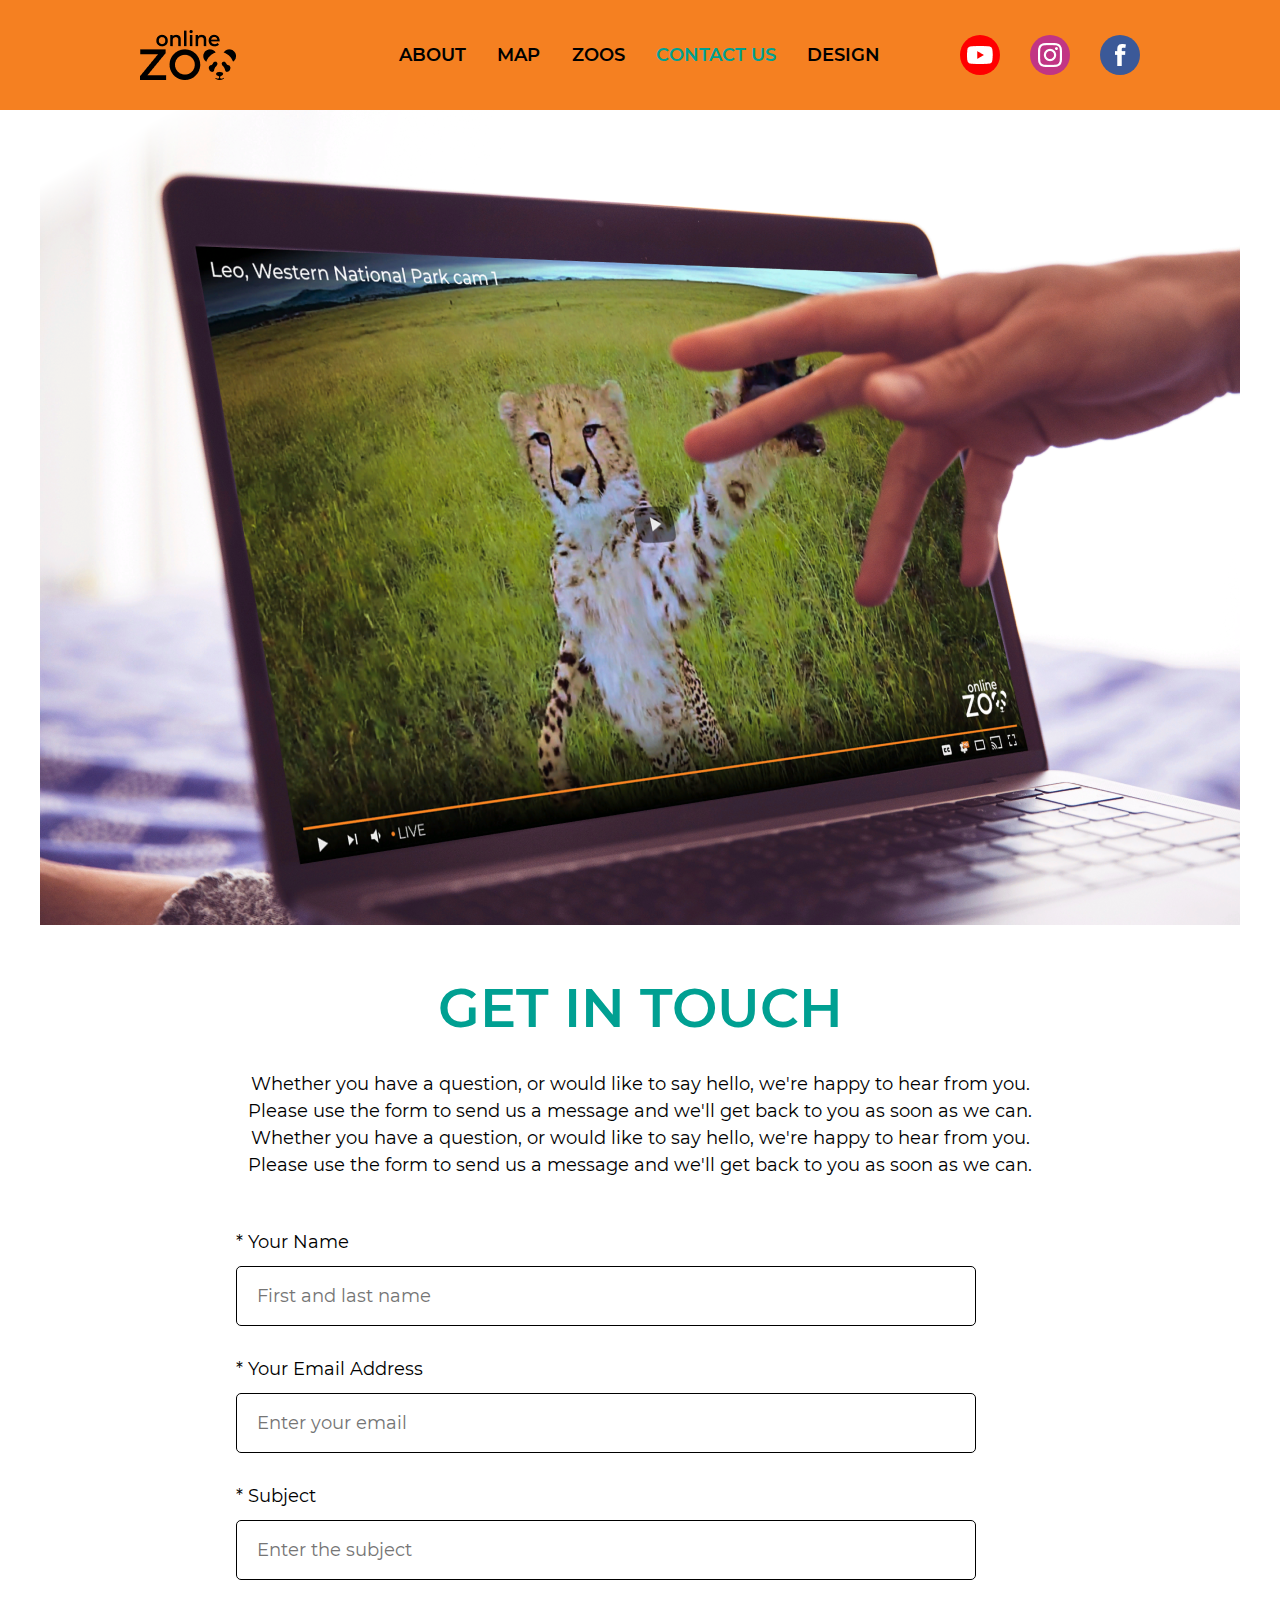
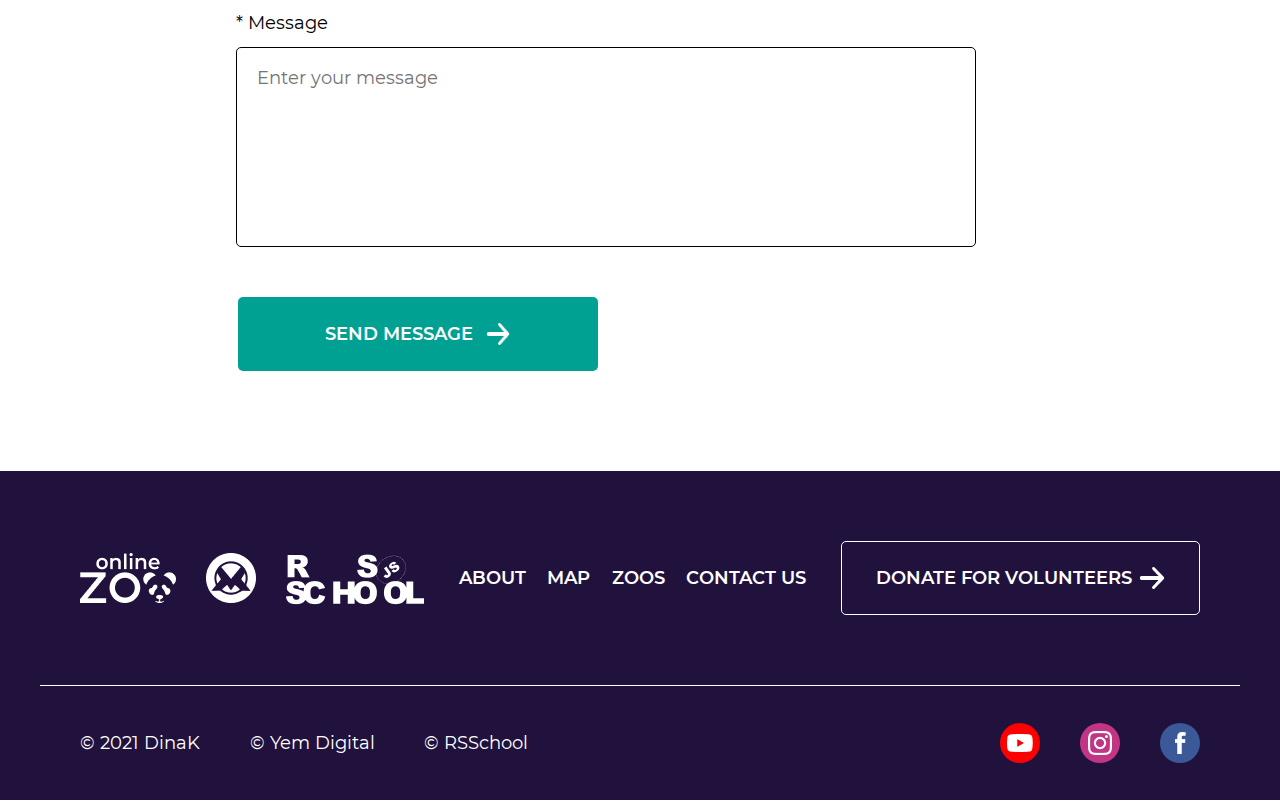
<file: online-zoo/pages/contact.html>
<!DOCTYPE html>
<html>
  <head>
    <title>
      Online Zoo
    </title>
    <meta name="viewport" content="width=device-width, initial-scale=1">
    <link rel="stylesheet" href="contact.css">
    <link rel="stylesheet" href="header-footer.css">
  </head>
  <body>
    <div class="wrapper">
      <a name="top"></a>
      <header>
        <a href="../index.html#top" class="logo"></a>
        <nav class="navigation">
          <a href="../index.html#top" class="first">ABOUT</a>
          <a href="map.html" class="second">MAP</a>
          <a href="panda.html" class="third">ZOOS</a>
          <a href="contact.html" class="fourth">CONTACT US</a>
          <a href="https://www.figma.com/file/lnK11foY8Aoa6oOlDXovVN/Online-ZOO-Project" class="fifth">DESIGN</a>
        </nav>
        <div class="socials">
          <a href="https://www.youtube.com/" class="first"></a>
          <a href="https://www.instagram.com/" class="second"></a>
          <a href="https://www.facebook.com/" class="third"></a>
        </div>
        <div class="menu-btn"></div>
      </header>
      <main>
        <div class="menu navigation none">
          <a href="../index.html" class="first">ABOUT</a>
          <a href="map.html" class="second">MAP</a>
          <a href="panda.html" class="third">ZOOS</a>
          <a href="contact.html" class="fourth">CONTACT US</a>
          <a href="https://www.figma.com/file/lnK11foY8Aoa6oOlDXovVN/Online-ZOO-Project" class="fifth">DESIGN</a>
        </div>
        <div class="main-block">
          <img class="main-img" src="../assets/images/touch.jpg">
          <div class="central-block">
            <div class="text">
              <h1 class="big">Get in touch</h1>
              <p class="small">Whether you have a question, or would like to say hello, we're happy to hear from you. Please use the form to send us a message and we'll get back to you as soon as we can. Whether you have a question, or would like to say hello, we're happy to hear from you. Please use the form to send us a message and we'll get back to you as soon as we can. </p>
            </div>
            <form action="" class="main-form">
              <p class="one">* Your Name </p>
              <input type="text" class="one" placeholder="First and last name" required>
              <p class="two">* Your Email Address </p>
              <input type="email" class="two" placeholder="Enter your email" required>
              <p class="three">* Subject </p>
              <input type="text" class="three" placeholder="Enter the subject" required>
              <p class="four">* Message </p>
              <textarea type="text" class="four" placeholder="Enter your message" required></textarea>
            </form>
          </div>
          <button type="submit"><div class="main-btn-text">SEND MESSAGE<img src="../assets/images/arr.png"></div></button>
        </div>
      </main>
      <footer>
        <div class="first-line">
          <div class="logos">
            <a href="../index.html" class="logo"></a>
            <div class="first">
              <img src="../assets/images/yem.png" title="Yem Digital">
            </div>
            <div class="second">
              <img src="../assets/images/rs-logo.png" title="Rolling Scopes School">
            </div>
          </div>
          <nav class="footer-nav">
            <a href="../index.html#top" class="first">ABOUT</a>
            <a href="map.html" class="second">MAP</a>
            <a href="panda.html" class="third">ZOOS</a>
            <a href="contact.html" class="fourth">CONTACT US</a>
          </nav>
          <form class="donate-footer">
            <button><div class="btn-text">Donate for volunteers<img src="../assets/images/arr.png"></div></button>
          </form>
          <div class="footer-socials-2">
            <a href="https://www.youtube.com/" class="first"></a>
            <a href="https://www.instagram.com/" class="second"></a>
            <a href="https://www.facebook.com/" class="third"></a>
          </div>
        </div>
        <div class="footer-line"></div>
        <div class="second-line">
          <div class="copyright">
            <div class="first">© 2021 DinaK </div>
            <div class="second">© Yem Digital </div>
            <div class="third">© RSSchool</div>
          </div>
          <div class="footer-socials">
            <a href="https://www.youtube.com/" class="first"></a>
            <a href="https://www.instagram.com/" class="second"></a>
            <a href="https://www.facebook.com/" class="third"></a>
          </div>
        </div>        
      </footer>
    </div>
    <script src="js.js"></script>
  </body>
</html>
</file>
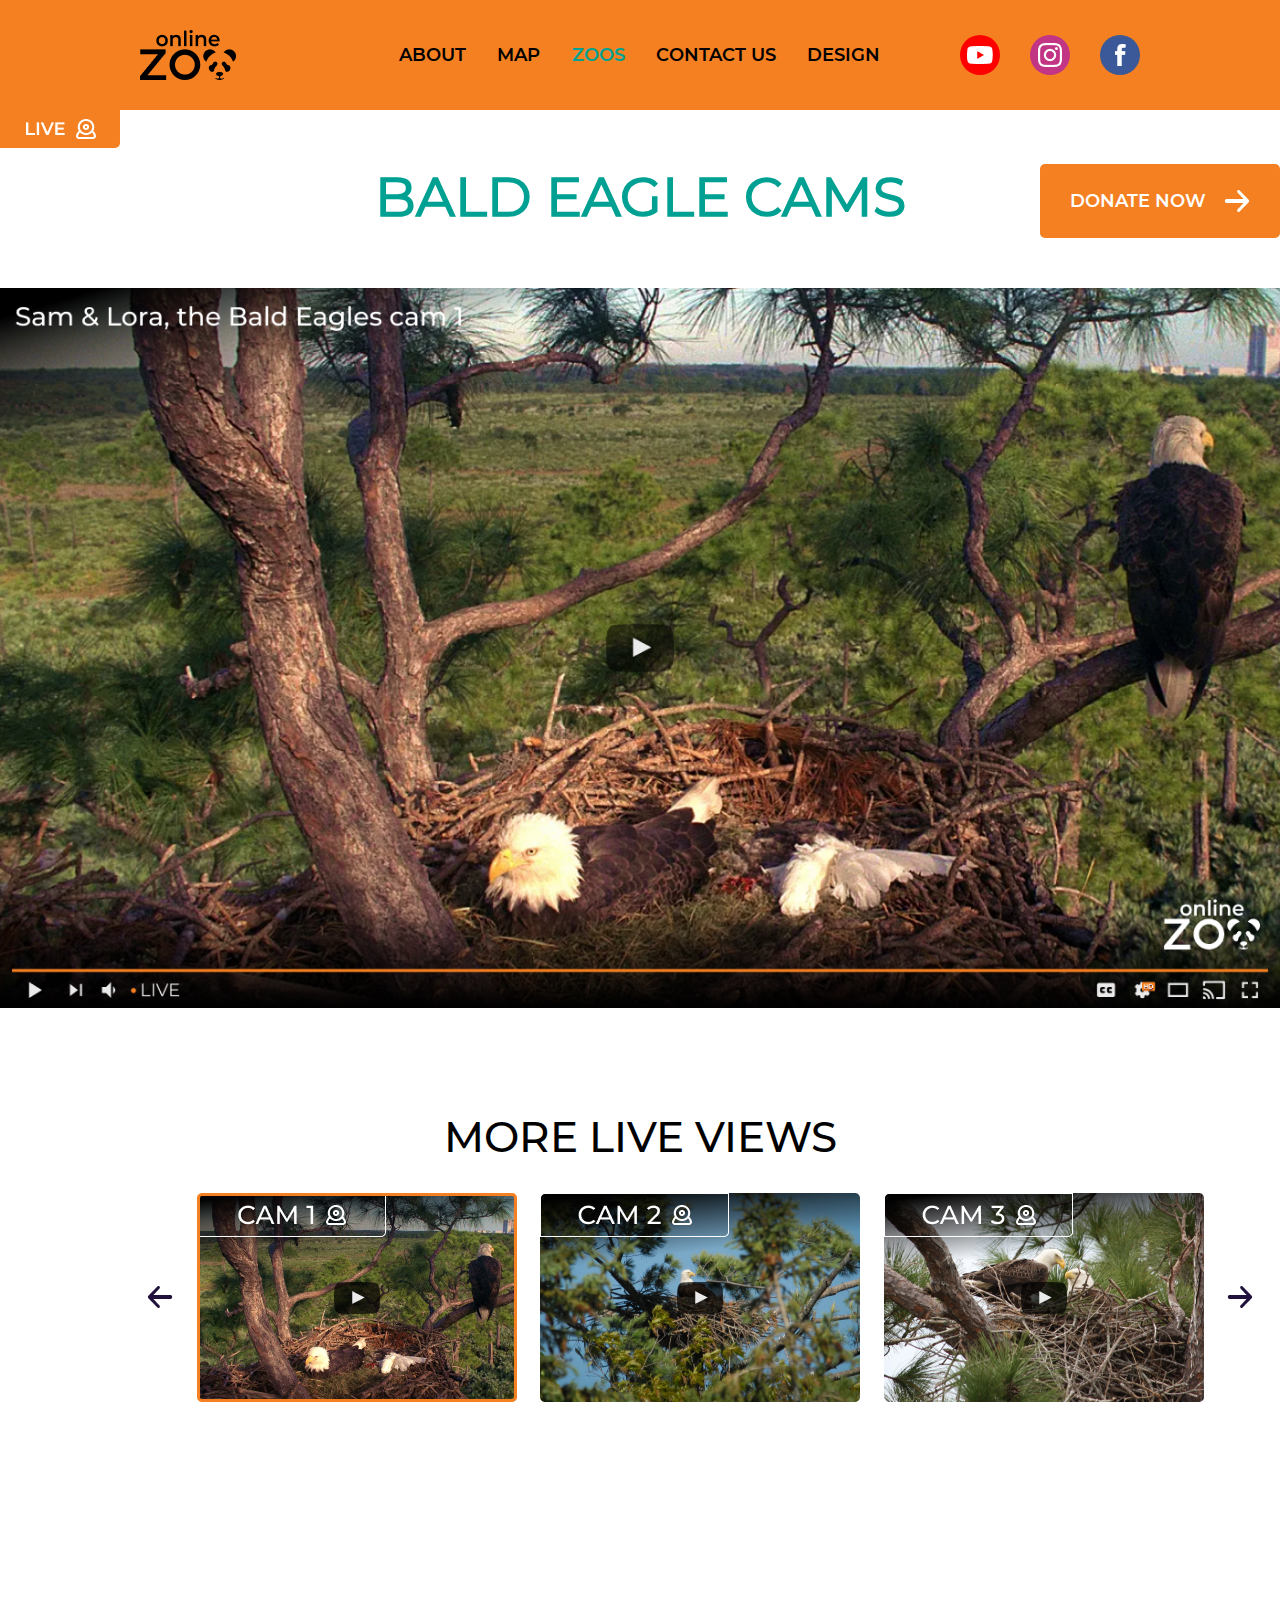
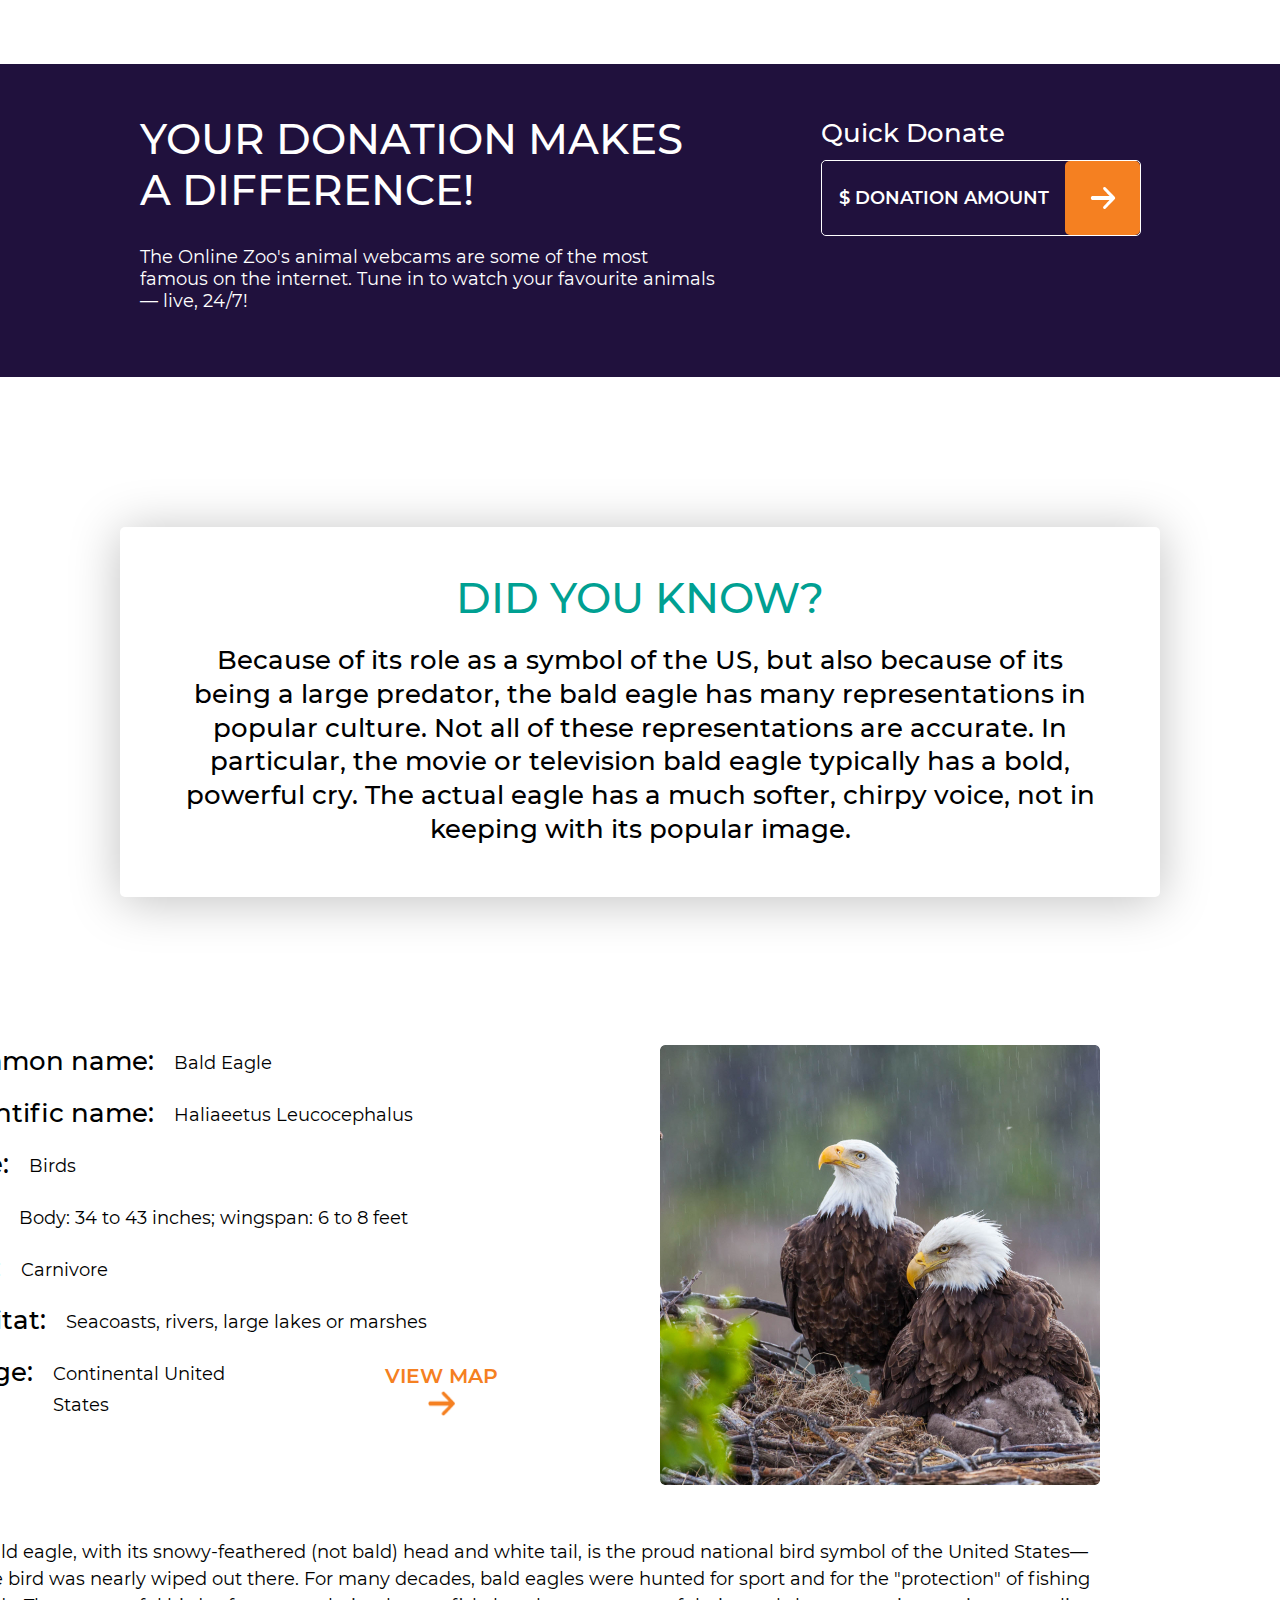
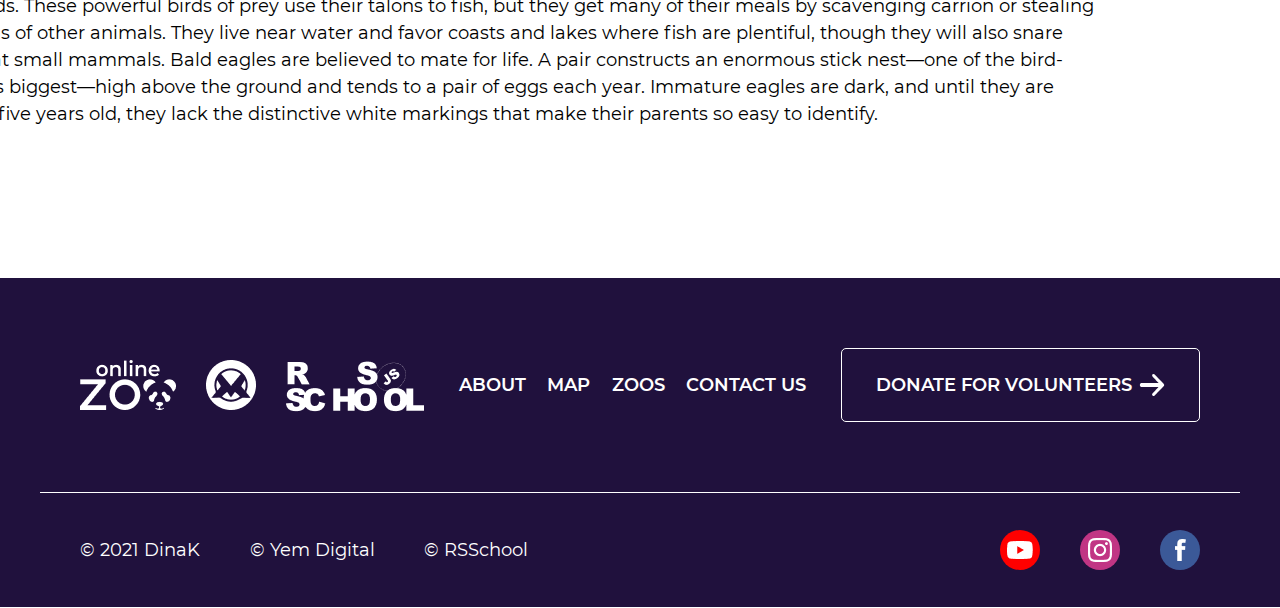
<file: online-zoo/pages/eagle.html>
<!DOCTYPE html>
<html>
  <head>
    <title>
      Online Zoo
    </title>
    <link rel="stylesheet" href="animals.css">
    <link rel="stylesheet" href="header-footer.css">
  </head>
  <body>
    <div class="wrapper">
      <a name="top"></a>
      <header>
        <a href="../index.html#top" class="logo"></a>
        <nav class="navigation">
          <a href="../index.html" class="first">ABOUT</a>
          <a href="map.html" class="second">MAP</a>
          <a href="panda.html" class="third">ZOOS</a>
          <a href="contact.html" class="fourth">CONTACT US</a>
          <a href="https://www.figma.com/file/lnK11foY8Aoa6oOlDXovVN/Online-ZOO-Project" class="fifth">DESIGN</a>
        </nav>
        <div class="socials">
          <a href="https://www.youtube.com/" class="first"></a>
          <a href="https://www.instagram.com/" class="second"></a>
          <a href="https://www.facebook.com/" class="third"></a>
        </div>
      </header>

      <aside class="sidebar-main">
        <div class="live-wrapper"><div class="live"></div></div>
        <div class="sidebar none">
          
          <div class="animal-btn">
            <a href="panda.html" class="animal-ico">
              <img src="../assets/images/aside_panda.png" alt="Panda">
            </a>
          </div>

          <div class="animal-btn">
            <a href="eagle.html" class="animal-ico-active">
              <div class="animal-ico-curr">
                <img src="../assets/images/aside_eagle.png" alt="Eagle">
              </div>
            </a>
          </div>

          <div class="animal-btn">
            <a href="gorilla.html" class="animal-ico">
              <img src="../assets/images/aside_gorillas.png" alt="Gorillas">
            </a>
          </div>

          <div class="animal-btn">
            <a href="lemur.html" class="animal-ico">
              <img src="../assets/images/aside_lemur.png" alt="Lemur">
            </a>
          </div>
        </div>
      </aside>

      <main>
        <section class="cams">
          <div class="titleblock">
            <h1>
              bald eagle cams
            </h1>
            <form class="view" action="eagle.html">
              <button>
                <div class="btn-text">
                  DONATE NOW
                  <img src="../assets/images/arr.png">
                </div>
              </button>
            </form>
          </div>
            
          <img class="preview" src="../assets/images/EagleCam.jpg" alt="EagleCam">

          <div class="more-views">
            <h2>
              more live views
            </h2>
          </div>

          <div class="slider">
            <img class="arrows" src="../assets/images/larr.png" alt="LeftArrow">
            <div class="first">
              <img src="../assets/images/eagle_cam_1.jpg" alt="Cam-1">
            </div>
            <div class="second">
              <img src="../assets/images/eagle_cam_2.jpg" alt="Cam-2">
            </div>
            <div class="third">
              <img src="../assets/images/eagle_cam_3.jpg" alt="Cam-3">
            </div>
            <img class="arrows" src="../assets/images/rarr.png" alt="RightArrow">
          </div>
        </section>

        <section class="donation">
          <div class="donation-panel">
            <div class="text-donation">
              <p class="big">Your donation makes a difference! </p>
              <p class="small">The Online Zoo's animal webcams are some of the most famous on the internet. Tune in to watch your favourite animals — live, 24/7!</p>
            </div>
            <div class="donate">
              <div class="text">Quick Donate</div>
              <form class="dollars">
                <input type="text" class="amount" placeholder="$ DONATION AMOUNT" maxlength="4">
                <input type="submit" class="amount-sub" value="">
              </form>
            </div>
          </div>
        </section>

        <section class="did-you-know">
          <div class="facts">
            <h3>did you know?</h3>
            <p>
              Because of its role as a symbol of the US, but also because of its being a large predator, the bald eagle has many representations in popular culture. Not all of these representations are accurate. In particular, the movie or television bald eagle typically has a bold, powerful cry. The actual eagle has a much softer, chirpy voice, not in keeping with its popular image.
            </p>
          </div>

          <div class="animal-info">
            <div class="infotoper">
              <div class="common-info">
                <div class="common-info-line">  <div><h4>Common name:</h4></div>   <div><span>Bald Eagle</span></div>   </div>
                <div class="common-info-line">  <div><h4>Scientific name:</h4></div>   <div><span>Haliaeetus Leucocephalus</span></div>   </div>
                <div class="common-info-line">  <div><h4>Type:</h4></div>  <div><span>Birds</span></div>   </div>
                <div class="common-info-line">  <div><h4>Size:</h4></div>  <div><span>Body: 34 to 43 inches; wingspan: 6 to 8 feet</span></div>   </div>
                <div class="common-info-line">  <div><h4>Diet:</h4></div>   <div><span>Carnivore</span></div>   </div>
                <div class="common-info-line">  <div><h4>Habitat:</h4></div>   <div><span>Seacoasts, rivers, large lakes or marshes</span></div>   </div>
                <div class="common-info-line">  <div><h4>Range:</h4></div>  <div><span>Continental United States</span></div>   
                  <form class="map" action="map.html">
                    <button>
                      <div class="btn-map">
                        <span>VIEW MAP</span> 
                        <img src="../assets/images/or_arr.png">
                      </div>
                    </button>
                  </form>
                </div>
              </div>
  
              <div class="photo">
                <img src="../assets/images/eaglephoto.jpg" alt="EaglePhoto">
              </div>
            </div>
            
            <div class="info">
              The bald eagle, with its snowy-feathered (not bald) head and white tail, is the proud national bird symbol of the United States—yet the bird was nearly wiped out there. For many decades, bald eagles were hunted for sport and for the "protection" of fishing grounds.  These powerful birds of prey use their talons to fish, but they get many of their meals by scavenging carrion or stealing the kills of other animals. They live near water and favor coasts and lakes where fish are plentiful, though they will also snare and eat small mammals. Bald eagles are believed to mate for life. A pair constructs an enormous stick nest—one of the bird-world's biggest—high above the ground and tends to a pair of eggs each year. Immature eagles are dark, and until they are about five years old, they lack the distinctive white markings that make their parents so easy to identify.
            </div>
          </div>
        </section>
      </main>


      <footer>
        <div class="first-line">
          <div class="logos">
            <a href="../index.html" class="logo"></a>
            <div class="first">
              <img src="../assets/images/yem.png" title="Yem Digital">
            </div>
            <div class="second">
              <img src="../assets/images/rs-logo.png" title="Rolling Scopes School">
            </div>
          </div>
          <nav class="footer-nav">
            <a href="../index.html#top" class="first">ABOUT</a>
            <a href="" class="second">MAP</a>
            <a href="" class="third">ZOOS</a>
            <a href="" class="fourth">CONTACT US</a>
          </nav>
          <form class="donate-footer">
            <button><div class="btn-text">DONATE FOR VOLUNTEERS<img src="../assets/images/arr.png"></div></button>
          </form>
        </div>
        <div class="footer-line"></div>
        <div class="second-line">
          <div class="copyright">
            <div class="first">© 2021 DinaK </div>
            <div class="second">© Yem Digital </div>
            <div class="third">© RSSchool</div>
          </div>
          <div class="footer-socials">
            <a href="https://www.youtube.com/" class="first"></a>
            <a href="https://www.instagram.com/" class="second"></a>
            <a href="https://www.facebook.com/" class="third"></a>
          </div>
        </div>        
      </footer>
    </div>
    <script src="js.js"></script>
  </body>
</html>
</file>
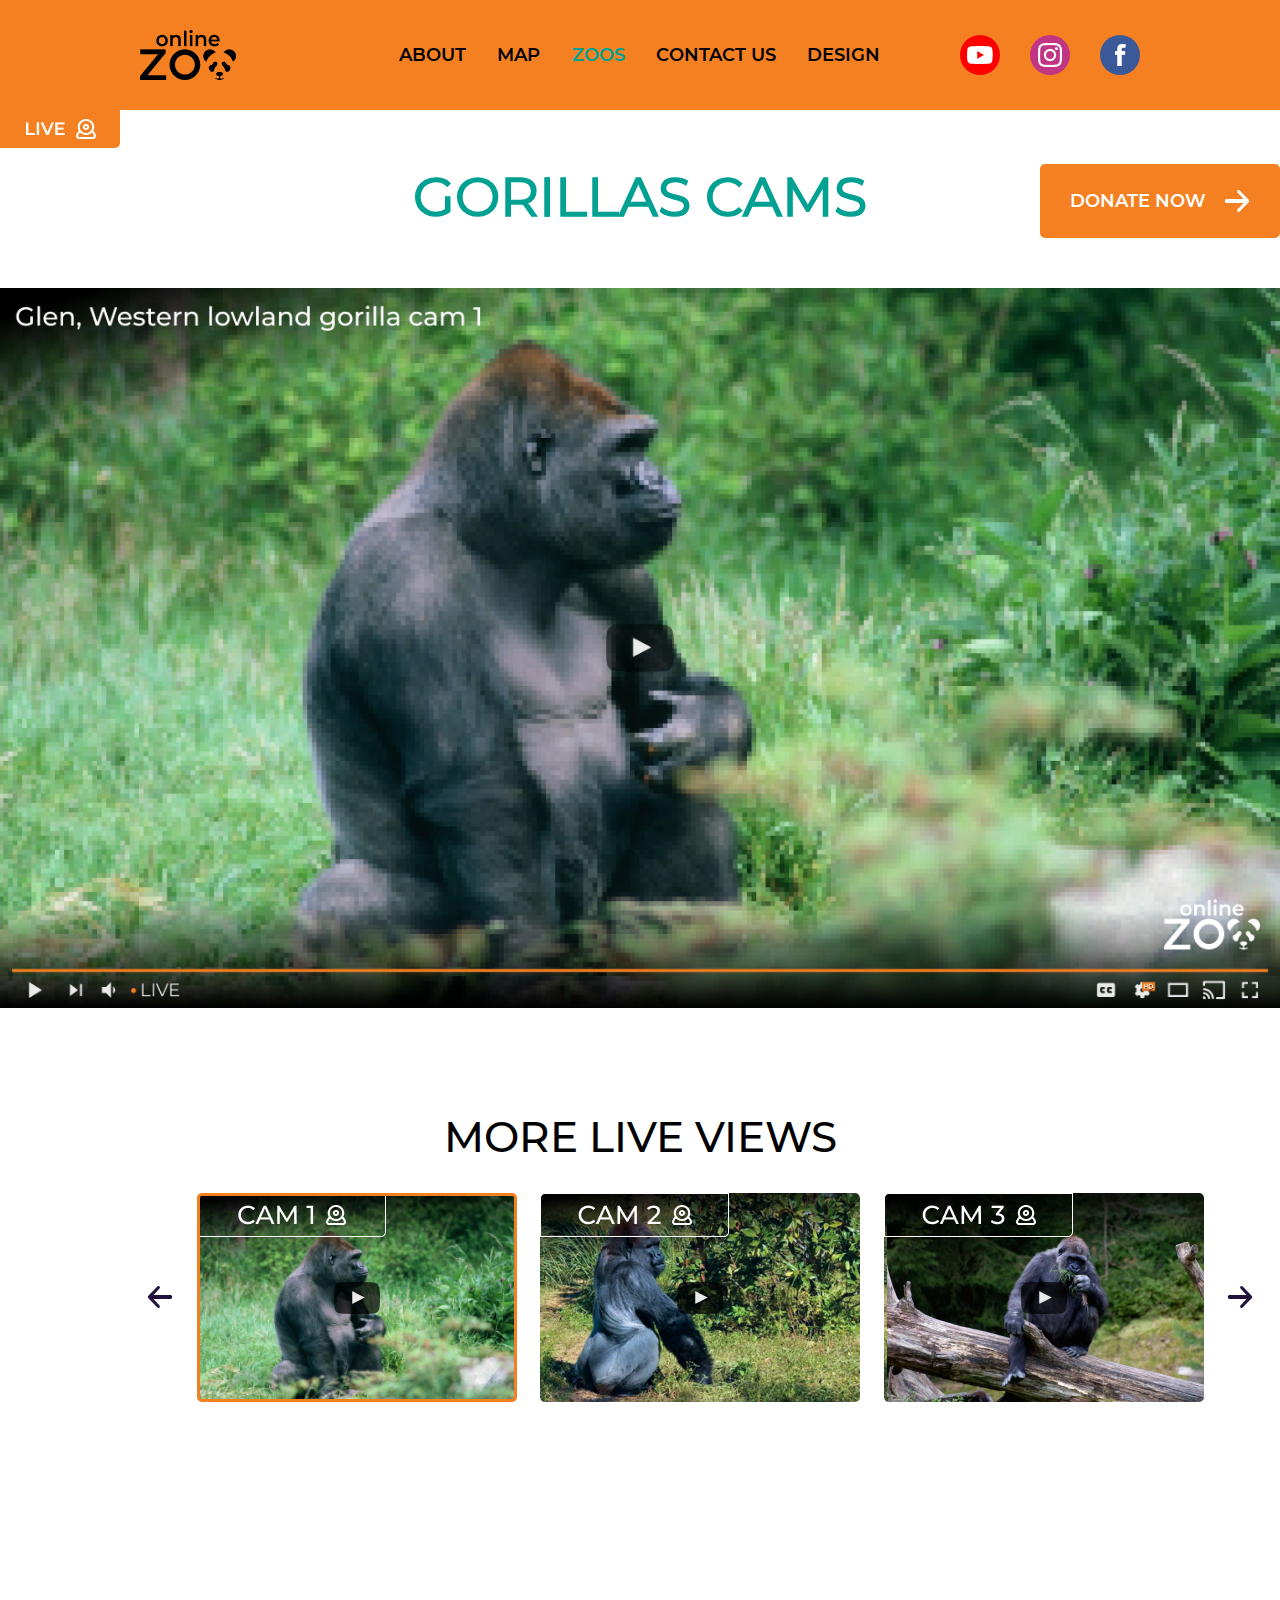
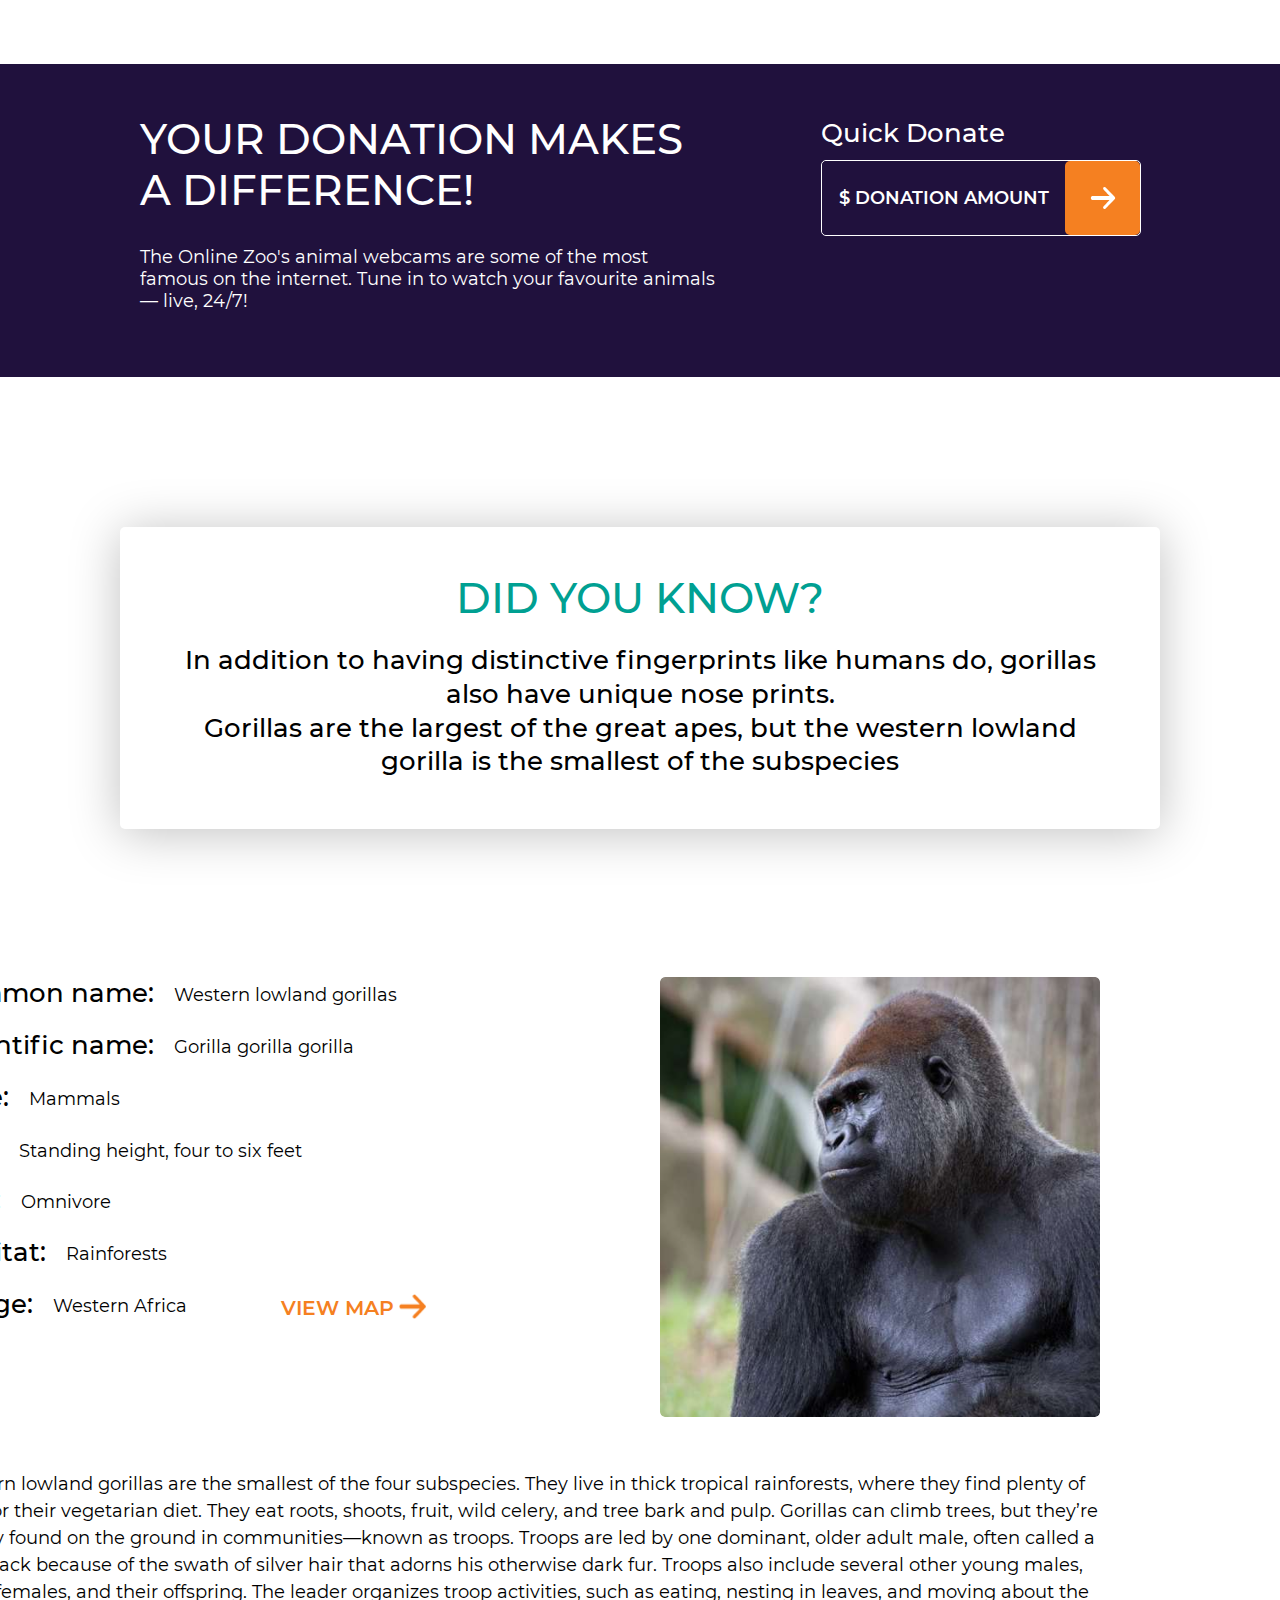
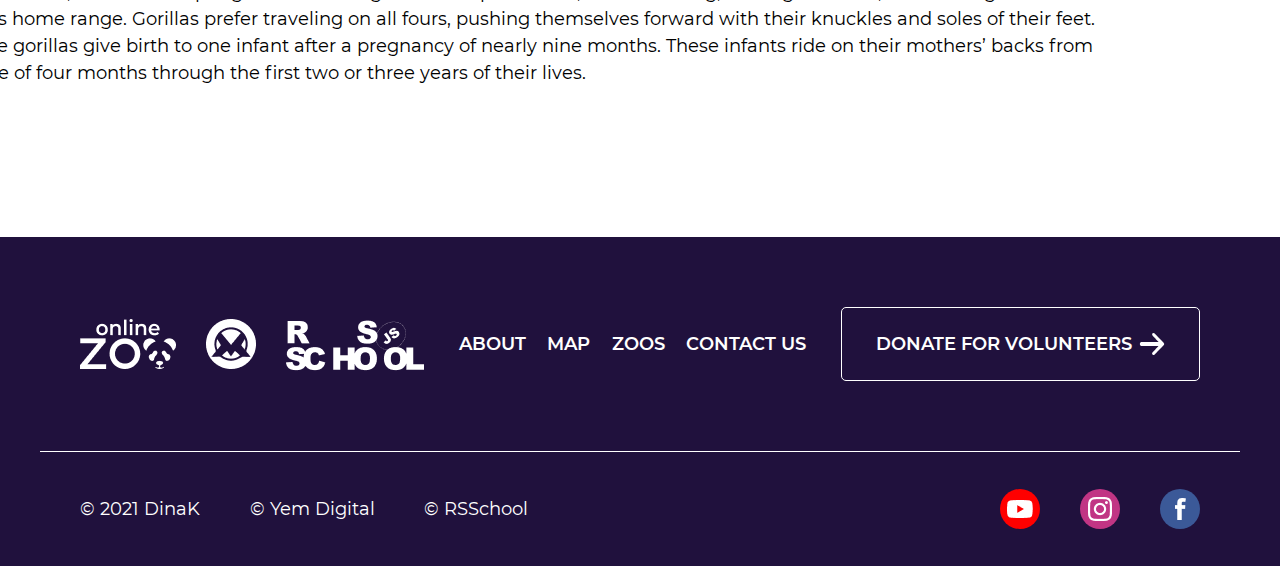
<file: online-zoo/pages/gorilla.html>
<!DOCTYPE html>
<html>
  <head>
    <title>
      Online Zoo
    </title>
    <link rel="stylesheet" href="animals.css">
    <link rel="stylesheet" href="header-footer.css">
  </head>
  <body>
    <div class="wrapper">
      <a name="top"></a>
      <header>
        <a href="../index.html#top" class="logo"></a>
        <nav class="navigation">
          <a href="../index.html" class="first">ABOUT</a>
          <a href="map.html" class="second">MAP</a>
          <a href="panda.html" class="third">ZOOS</a>
          <a href="contact.html" class="fourth">CONTACT US</a>
          <a href="https://www.figma.com/file/lnK11foY8Aoa6oOlDXovVN/Online-ZOO-Project" class="fifth">DESIGN</a>
        </nav>
        <div class="socials">
          <a href="https://www.youtube.com/" class="first"></a>
          <a href="https://www.instagram.com/" class="second"></a>
          <a href="https://www.facebook.com/" class="third"></a>
        </div>
      </header>

      <aside class="sidebar-main">
        <div class="live-wrapper"><div class="live"></div></div>
        <div class="sidebar none">

          <div class="animal-btn">
            <a href="panda.html" class="animal-ico">
              <img src="../assets/images/aside_panda.png" alt="Panda">
            </a>
          </div>

          <div class="animal-btn">
            <a href="eagle.html" class="animal-ico">
              <img src="../assets/images/aside_eagle.png" alt="Eagle">
            </a>
          </div>

          <div class="animal-btn">
            <a href="gorilla.html" class="animal-ico-active">
              <div class="animal-ico-curr">
                <img src="../assets/images/aside_gorillas.png" alt="Gorillas">
              </div>
            </a>
          </div>

          <div class="animal-btn">
            <a href="lemur.html" class="animal-ico">
              <img src="../assets/images/aside_lemur.png" alt="Lemur">
            </a>
          </div>
        </div>
      </aside>

      <main>
        <section class="cams">
          <div class="titleblock">
            <h1>
              gorillas cams
            </h1>
            <form class="view" action="gorilla.html">
              <button>
                <div class="btn-text">
                  DONATE NOW
                  <img src="../assets/images/arr.png">
                </div>
              </button>
            </form>
          </div>
            
          <img class="preview" src="../assets/images/GorillasCam.jpg" alt="GorillasCam">

          <div class="more-views">
            <h2>
              more live views
            </h2>
          </div>

          <div class="slider">
            <img class="arrows" src="../assets/images/larr.png" alt="LeftArrow">
            <div class="first">
              <img src="../assets/images/gorillas_cam_1.jpg" alt="Cam-1">
            </div>
            <div class="second">
              <img src="../assets/images/gorillas_cam_2.jpg" alt="Cam-2">
            </div>
            <div class="third">
              <img src="../assets/images/gorillas_cam_3.jpg" alt="Cam-3">
            </div>
            <img class="arrows" src="../assets/images/rarr.png" alt="RightArrow">
          </div>
        </section>

        <section class="donation">
          <div class="donation-panel">
            <div class="text-donation">
              <p class="big">Your donation makes a difference! </p>
              <p class="small">The Online Zoo's animal webcams are some of the most famous on the internet. Tune in to watch your favourite animals — live, 24/7!</p>
            </div>
            <div class="donate">
              <div class="text">Quick Donate</div>
              <form class="dollars">
                <input type="text" class="amount" placeholder="$ DONATION AMOUNT" maxlength="4">
                <input type="submit" class="amount-sub" value="">
              </form>
            </div>
          </div>
        </section>

        <section class="did-you-know">
          <div class="facts">
            <h3>did you know?</h3>
            <p>
              In addition to having distinctive fingerprints like humans do, gorillas also have unique nose prints.
    <br>Gorillas are the largest of the great apes, but the western lowland gorilla is the smallest of the subspecies            </p>
          </div>

          <div class="animal-info">
            <div class="infotoper">
              <div class="common-info">
                <div class="common-info-line">  <div><h4>Common name:</h4></div>   <div><span>Western lowland gorillas</span></div>   </div>
                <div class="common-info-line">  <div><h4>Scientific name:</h4></div>   <div><span>Gorilla gorilla gorilla</span></div>   </div>
                <div class="common-info-line">  <div><h4>Type:</h4></div>  <div><span>Mammals</span></div>   </div>
                <div class="common-info-line">  <div><h4>Size:</h4></div>  <div><span>Standing height, four to six feet</span></div>   </div>
                <div class="common-info-line">  <div><h4>Diet:</h4></div>   <div><span>Omnivore</span></div>   </div>
                <div class="common-info-line">  <div><h4>Habitat:</h4></div>   <div><span>Rainforests</span></div>   </div>
                <div class="common-info-line">  <div><h4>Range:</h4></div>  <div><span>Western Africa</span></div>   
                  <form class="map" action="map.html">
                    <button>
                      <div class="btn-map">
                        <span>VIEW MAP</span> 
                        <img src="../assets/images/or_arr.png">
                      </div>
                    </button>
                  </form>
              </div>
              </div>
  
              <div class="photo">
                <img src="../assets/images/gorillasphoto.jpg" alt="GorillasPhoto">
              </div>
            </div>
            
            <div class="info">
              Western lowland gorillas are the smallest of the four subspecies. They live in thick tropical rainforests, where they find plenty of food for their vegetarian diet. They eat roots, shoots, fruit, wild celery, and tree bark and pulp. Gorillas can climb trees, but they’re usually found on the ground in communities—known as troops. Troops are led by one dominant, older adult male, often called a silverback because of the swath of silver hair that adorns his otherwise dark fur. Troops also include several other young males, some females, and their offspring. The leader organizes troop activities, such as eating, nesting in leaves, and moving about the group's home range. Gorillas prefer traveling on all fours, pushing themselves forward with their knuckles and soles of their feet. Female gorillas give birth to one infant after a pregnancy of nearly nine months. These infants ride on their mothers’ backs from the age of four months through the first two or three years of their lives.
            </div>
          </div>
        </section>
      </main>


      <footer>
        <div class="first-line">
          <div class="logos">
            <a href="../index.html" class="logo"></a>
            <div class="first">
              <img src="../assets/images/yem.png" title="Yem Digital">
            </div>
            <div class="second">
              <img src="../assets/images/rs-logo.png" title="Rolling Scopes School">
            </div>
          </div>
          <nav class="footer-nav">
            <a href="../index.html#top" class="first">ABOUT</a>
            <a href="" class="second">MAP</a>
            <a href="" class="third">ZOOS</a>
            <a href="" class="fourth">CONTACT US</a>
          </nav>
          <form class="donate-footer">
            <button><div class="btn-text">DONATE FOR VOLUNTEERS<img src="../assets/images/arr.png"></div></button>
          </form>
        </div>
        <div class="footer-line"></div>
        <div class="second-line">
          <div class="copyright">
            <div class="first">© 2021 DinaK </div>
            <div class="second">© Yem Digital </div>
            <div class="third">© RSSchool</div>
          </div>
          <div class="footer-socials">
            <a href="https://www.youtube.com/" class="first"></a>
            <a href="https://www.instagram.com/" class="second"></a>
            <a href="https://www.facebook.com/" class="third"></a>
          </div>
        </div>        
      </footer>
    </div>
    <script src="js.js"></script>
  </body>
</html>
</file>
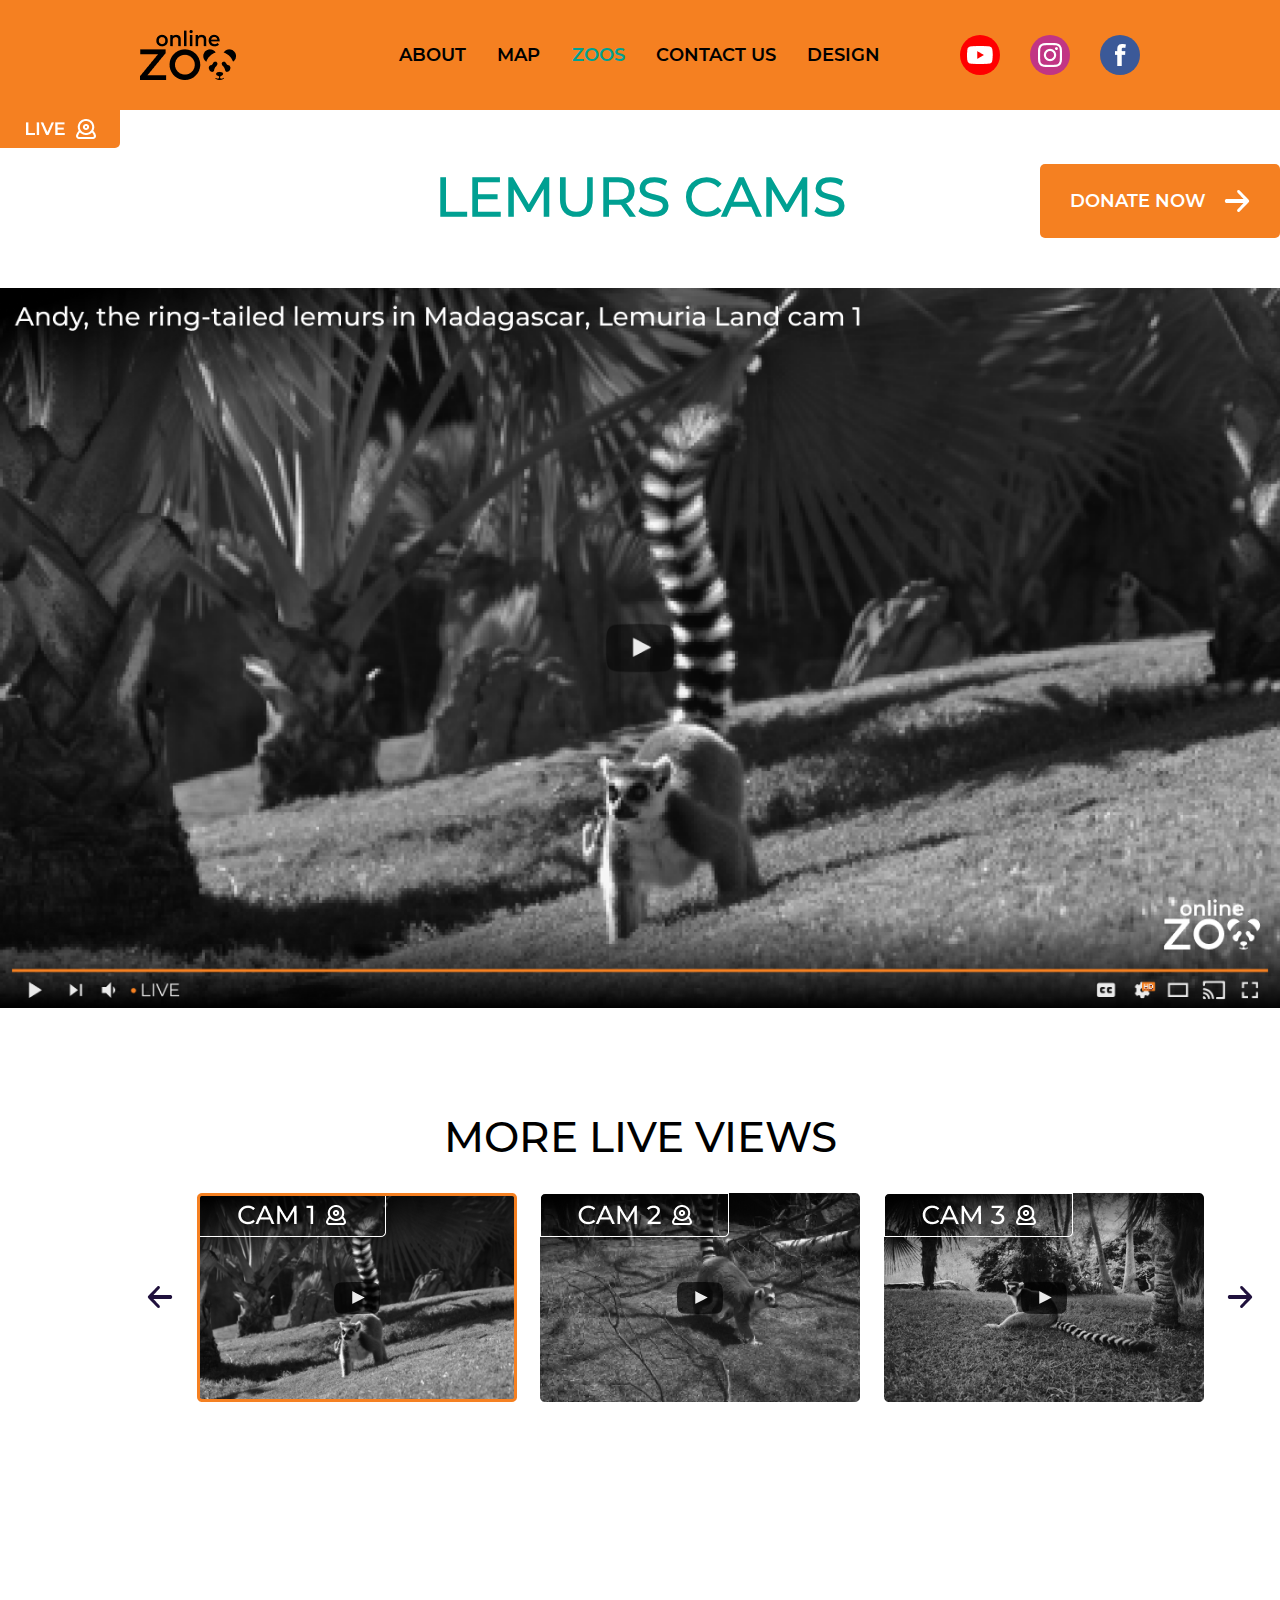
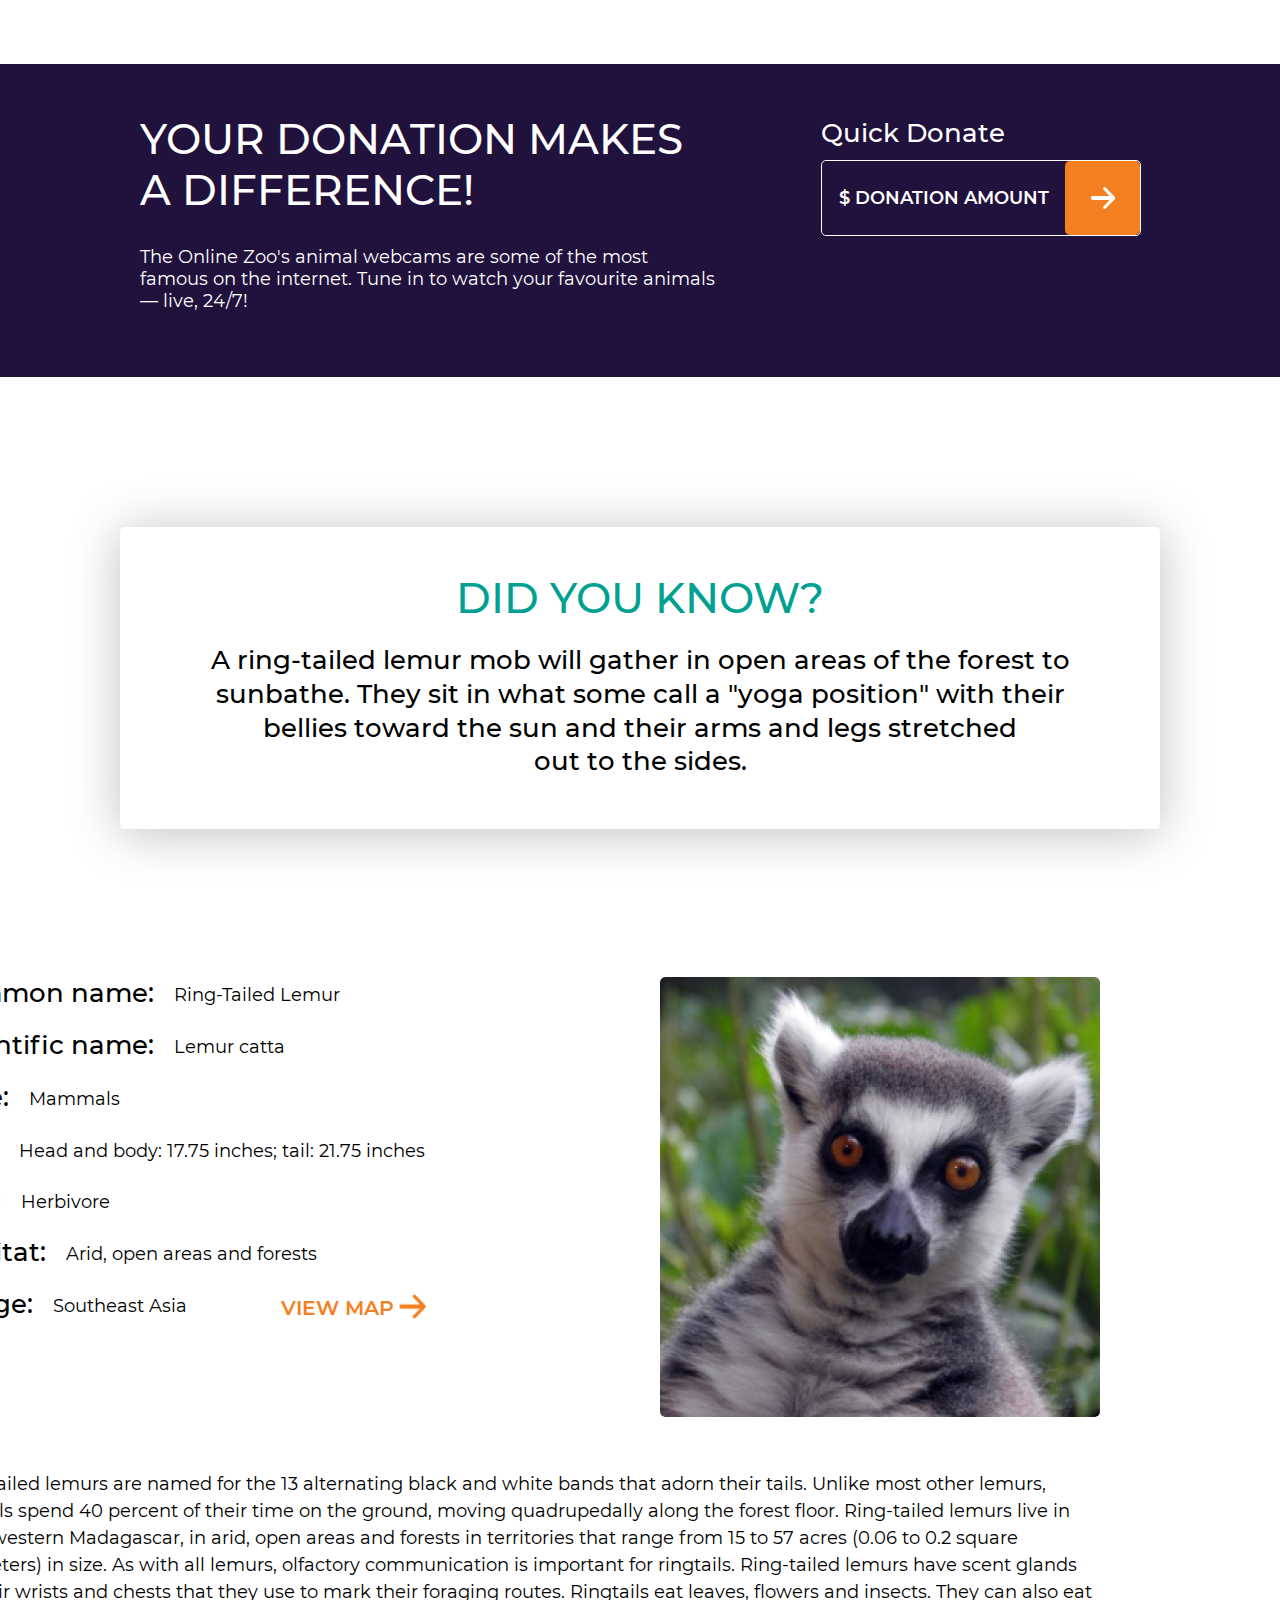
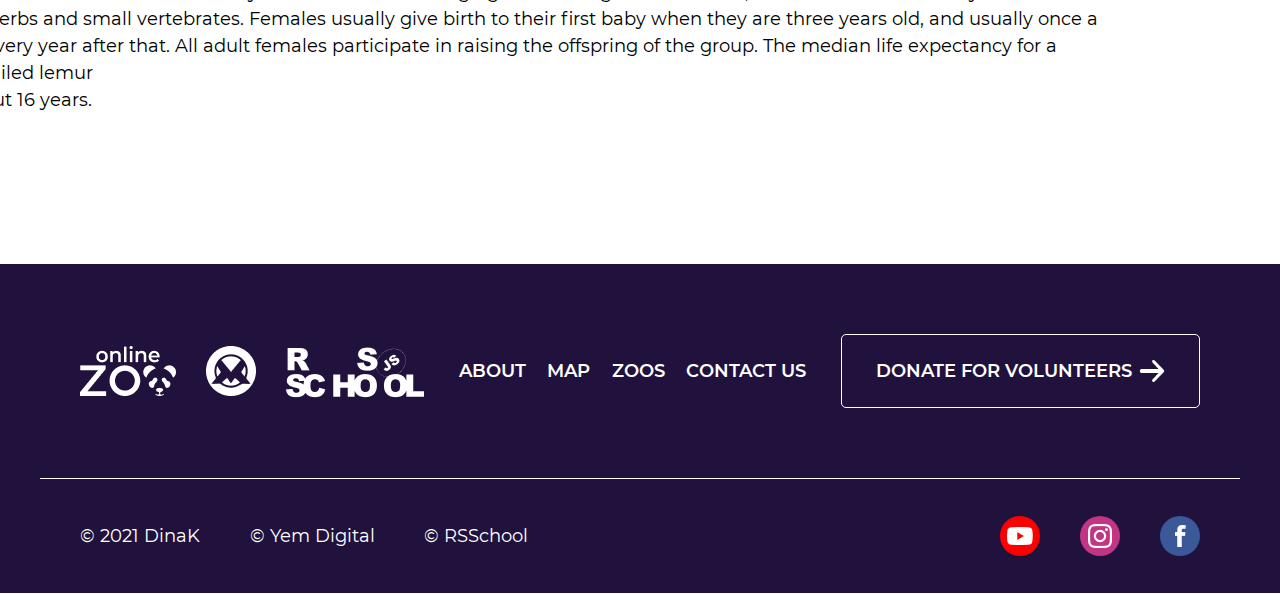
<file: online-zoo/pages/lemur.html>
<!DOCTYPE html>
<html>
  <head>
    <title>
      Online Zoo
    </title>
    <link rel="stylesheet" href="animals.css">
    <link rel="stylesheet" href="header-footer.css">
  </head>
  <body>
    <div class="wrapper">
      <a name="top"></a>
      <header>
        <a href="../index.html#top" class="logo"></a>
        <nav class="navigation">
          <a href="../index.html" class="first">ABOUT</a>
          <a href="map.html" class="second">MAP</a>
          <a href="panda.html" class="third">ZOOS</a>
          <a href="contact.html" class="fourth">CONTACT US</a>
          <a href="https://www.figma.com/file/lnK11foY8Aoa6oOlDXovVN/Online-ZOO-Project" class="fifth">DESIGN</a>
        </nav>
        <div class="socials">
          <a href="https://www.youtube.com/" class="first"></a>
          <a href="https://www.instagram.com/" class="second"></a>
          <a href="https://www.facebook.com/" class="third"></a>
        </div>
      </header>

      <aside class="sidebar-main">
        <div class="live-wrapper"><div class="live"></div></div>
        <div class="sidebar none">

          <div class="animal-btn">
            <a href="panda.html" class="animal-ico">
              <img src="../assets/images/aside_panda.png" alt="Panda">
            </a>
          </div>

          <div class="animal-btn">
            <a href="eagle.html" class="animal-ico">
              <img src="../assets/images/aside_eagle.png" alt="Eagle">
            </a>
          </div>

          <div class="animal-btn">
            <a href="gorilla.html" class="animal-ico">
              <img src="../assets/images/aside_gorillas.png" alt="Gorillas">
            </a>
          </div>

          <div class="animal-btn">
            <a href="lemur.html" class="animal-ico-active">
              <div class="animal-ico-curr">
                <img src="../assets/images/aside_lemur.png" alt="Lemur">
              </div>
            </a>
          </div>

        </div>
      </aside>

      <main>
        <section class="cams">
          <div class="titleblock">
            <h1>
              lemurs cams
            </h1>
            <form class="view" action="lemur.html">
              <button>
                <div class="btn-text">
                  DONATE NOW
                  <img src="../assets/images/arr.png">
                </div>
              </button>
            </form>
          </div>
            
          <img class="preview" src="../assets/images/LemurCam.jpg" alt="LemurCam">

          <div class="more-views">
            <h2>
              more live views
            </h2>
          </div>

          <div class="slider">
            <img class="arrows" src="../assets/images/larr.png" alt="LeftArrow">
            <div class="first">
              <img src="../assets/images/lemur_cam_1.jpg" alt="Cam-1">
            </div>
            <div class="second">
              <img src="../assets/images/lemur_cam_2.jpg" alt="Cam-2">
            </div>
            <div class="third">
              <img src="../assets/images/lemur_cam_3.jpg" alt="Cam-3">
            </div>
            <img class="arrows" src="../assets/images/rarr.png" alt="RightArrow">
          </div>
        </section>

        <section class="donation">
          <div class="donation-panel">
            <div class="text-donation">
              <p class="big">Your donation makes a difference! </p>
              <p class="small">The Online Zoo's animal webcams are some of the most famous on the internet. Tune in to watch your favourite animals — live, 24/7!</p>
            </div>
            <div class="donate">
              <div class="text">Quick Donate</div>
              <form class="dollars">
                <input type="text" class="amount" placeholder="$ DONATION AMOUNT" maxlength="4">
                <input type="submit" class="amount-sub" value="">
              </form>
            </div>
          </div>
        </section>

        <section class="did-you-know">
          <div class="facts">
            <h3>did you know?</h3>
            <p>A ring-tailed lemur mob will gather in open areas of the forest to sunbathe. They sit in what some call a "yoga position" with their bellies toward the sun and their arms and legs stretched <br>out to the sides.</p>
          </div>

          <div class="animal-info">
            <div class="infotoper">
              <div class="common-info">
                <div class="common-info-line">  <div><h4>Common name:</h4></div>   <div><span>Ring-Tailed Lemur</span></div>   </div>
                <div class="common-info-line">  <div><h4>Scientific name:</h4></div>   <div><span>Lemur catta</span></div>   </div>
                <div class="common-info-line">  <div><h4>Type:</h4></div>  <div><span>Mammals</span></div>   </div>
                <div class="common-info-line">  <div><h4>Size:</h4></div>  <div><span>Head and body: 17.75 inches; tail: 21.75 inches</span></div>   </div>
                <div class="common-info-line">  <div><h4>Diet:</h4></div>   <div><span>Herbivore</span></div>   </div>
                <div class="common-info-line">  <div><h4>Habitat:</h4></div>   <div><span>Arid, open areas and forests</span></div>   </div>
                <div class="common-info-line">  <div><h4>Range:</h4></div>  <div><span>Southeast Asia</span></div>   
                  <form class="map" action="map.html">
                    <button>
                      <div class="btn-map">
                        <span>VIEW MAP</span> 
                        <img src="../assets/images/or_arr.png">
                      </div>
                    </button>
                  </form>
                </div>
              </div>
  
              <div class="photo">
                <img src="../assets/images/lemurphoto.jpg" alt="LemurPhoto">
              </div>
            </div>
            
            <div class="info">
              Ring-tailed lemurs are named for the 13 alternating black and white bands that adorn their tails. Unlike most other lemurs, ringtails spend 40 percent of their time on the ground, moving quadrupedally along the forest floor. Ring-tailed lemurs live in southwestern Madagascar, in arid, open areas and forests in territories that range from 15 to 57 acres (0.06 to 0.2 square kilometers) in size. As with all lemurs, olfactory communication is important for ringtails. Ring-tailed lemurs have scent glands on their wrists and chests that they use to mark their foraging routes. Ringtails eat leaves, flowers and insects. They can also eat fruit, herbs and small vertebrates.
Females usually give birth to their first baby when they are three years old, and usually once a year every year after that. All adult females participate in raising the offspring of the group. The median life expectancy for a ring-tailed lemur <br>is about 16 years.
            </div>
          </div>
        </section>
      </main>


      <footer>
        <div class="first-line">
          <div class="logos">
            <a href="../index.html" class="logo"></a>
            <div class="first">
              <img src="../assets/images/yem.png" title="Yem Digital">
            </div>
            <div class="second">
              <img src="../assets/images/rs-logo.png" title="Rolling Scopes School">
            </div>
          </div>
          <nav class="footer-nav">
            <a href="../index.html#top" class="first">ABOUT</a>
            <a href="" class="second">MAP</a>
            <a href="" class="third">ZOOS</a>
            <a href="" class="fourth">CONTACT US</a>
          </nav>
          <form class="donate-footer">
            <button><div class="btn-text">DONATE FOR VOLUNTEERS<img src="../assets/images/arr.png"></div></button>
          </form>
        </div>
        <div class="footer-line"></div>
        <div class="second-line">
          <div class="copyright">
            <div class="first">© 2021 DinaK </div>
            <div class="second">© Yem Digital </div>
            <div class="third">© RSSchool</div>
          </div>
          <div class="footer-socials">
            <a href="https://www.youtube.com/" class="first"></a>
            <a href="https://www.instagram.com/" class="second"></a>
            <a href="https://www.facebook.com/" class="third"></a>
          </div>
        </div>        
      </footer>
    </div>
    <script src="js.js"></script>
  </body>
</html>
</file>
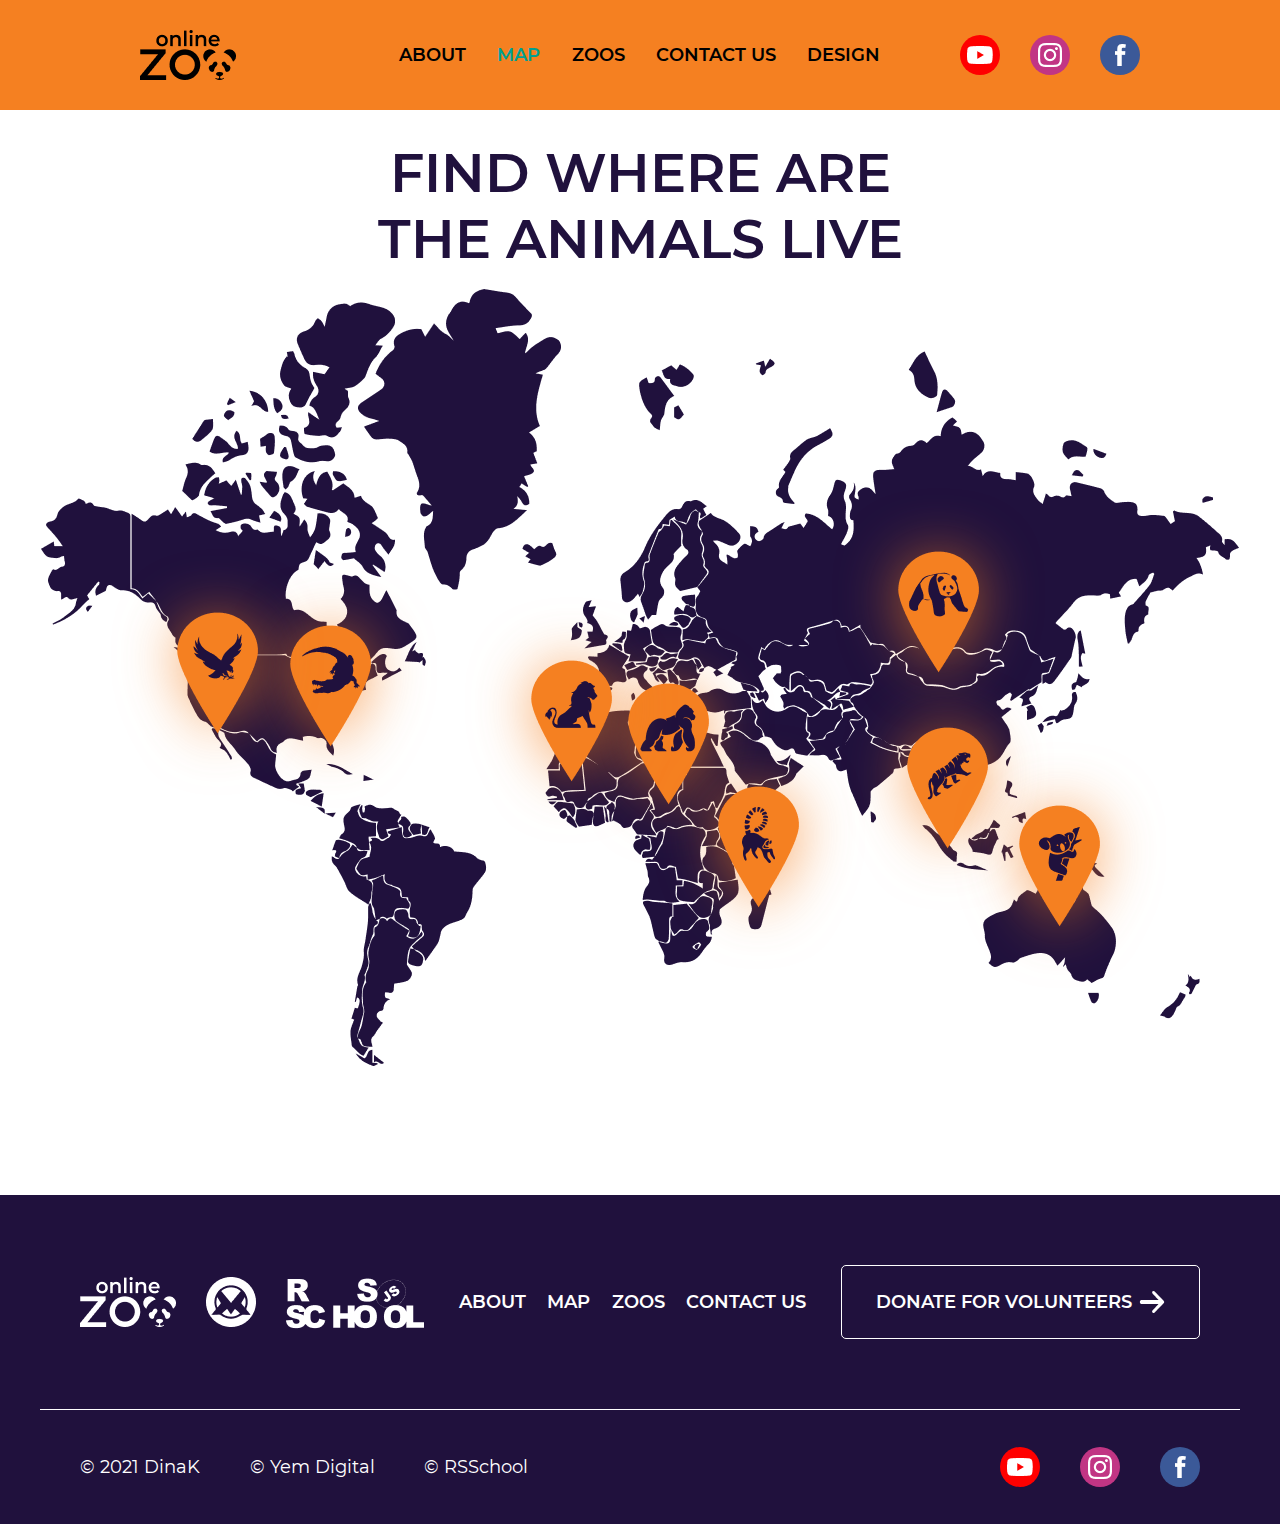
<file: online-zoo/pages/map.html>
<!DOCTYPE html>
<html>
  <head>
    <title>
      Online Zoo
    </title>
    <meta name="viewport" content="width=device-width, initial-scale=1">
    <link rel="stylesheet" href="map.css">
    <link rel="stylesheet" href="header-footer.css">
  </head>
  <body>
    <div class="wrapper">
      <a name="top"></a>
      <header>
        <a href="../index.html#top" class="logo"></a>
        <nav class="navigation">
          <a href="../index.html#top" class="first">ABOUT</a>
          <a href="map.html" class="second">MAP</a>
          <a href="panda.html" class="third">ZOOS</a>
          <a href="contact.html" class="fourth">CONTACT US</a>
          <a href="https://www.figma.com/file/lnK11foY8Aoa6oOlDXovVN/Online-ZOO-Project" class="fifth">DESIGN</a>
        </nav>
        <div class="socials">
          <a href="https://www.youtube.com/" class="first"></a>
          <a href="https://www.instagram.com/" class="second"></a>
          <a href="https://www.facebook.com/" class="third"></a>
        </div>
        <div class="menu-btn"></div>
      </header>
      <main>
        <div class="menu navigation none">
          <a href="../index.html" class="first">ABOUT</a>
          <a href="map.html" class="second">MAP</a>
          <a href="panda.html" class="third">ZOOS</a>
          <a href="contact.html" class="fourth">CONTACT US</a>
          <a href="https://www.figma.com/file/lnK11foY8Aoa6oOlDXovVN/Online-ZOO-Project" class="fifth">DESIGN</a>
        </div>
        <div class="main-block">
          <h2 class="find">find where are the animals live</h2>
          <div class="map">
            <div class="map-el one" data-tooltip="Alligator. It lives in North America"><img src="../assets/images/map/Alligator.png"></div>
            <div class="map-el two" data-tooltip="Eagle. It lives in Mexico"><img src="../assets/images/map/Eagle.png"></div>
            <div class="map-el three" data-tooltip="Gorilla. It lives in Chad"><img src="../assets/images/map/Gorilla.png"></div>
            <div class="map-el four" data-tooltip="Lion. It lives in West Africa"><img src="../assets/images/map/Lion.png"></div>
            <div class="map-el five" data-tooltip="Lemur. It lives in Madagascar"><img src="../assets/images/map/Lemur.png"></div>
            <div class="map-el six" data-tooltip="Panda. It lives in China"><img src="../assets/images/map/Panda.png"></div>
            <div class="map-el seven" data-tooltip="Tiger. It lives in Indonesia"><img src="../assets/images/map/tiger.png"></div>
            <div class="map-el eight" data-tooltip="Coala. It lives in Australia"><img src="../assets/images/map/Coala.png"></div>
          </div>
        </div>
      </main>
      <footer>
        <div class="first-line">
          <div class="logos">
            <a href="../index.html" class="logo"></a>
            <div class="first">
              <img src="../assets/images/yem.png" title="Yem Digital">
            </div>
            <div class="second">
              <img src="../assets/images/rs-logo.png" title="Rolling Scopes School">
            </div>
          </div>
          <nav class="footer-nav">
            <a href="../index.html#top" class="first">ABOUT</a>
            <a href="map.html" class="second">MAP</a>
            <a href="panda.html" class="third">ZOOS</a>
            <a href="contact.html" class="fourth">CONTACT US</a>
          </nav>
          <form class="donate-footer">
            <button><div class="btn-text">Donate for volunteers<img src="../assets/images/arr.png"></div></button>
          </form>
          <div class="footer-socials-2">
            <a href="https://www.youtube.com/" class="first"></a>
            <a href="https://www.instagram.com/" class="second"></a>
            <a href="https://www.facebook.com/" class="third"></a>
          </div>
        </div>
        <div class="footer-line"></div>
        <div class="second-line">
          <div class="copyright">
            <div class="first">© 2021 DinaK </div>
            <div class="second">© Yem Digital </div>
            <div class="third">© RSSchool</div>
          </div>
          <div class="footer-socials">
            <a href="https://www.youtube.com/" class="first"></a>
            <a href="https://www.instagram.com/" class="second"></a>
            <a href="https://www.facebook.com/" class="third"></a>
          </div>
        </div>        
      </footer>
    </div>
    <script src="js.js"></script>
  </body>
</html>
</file>
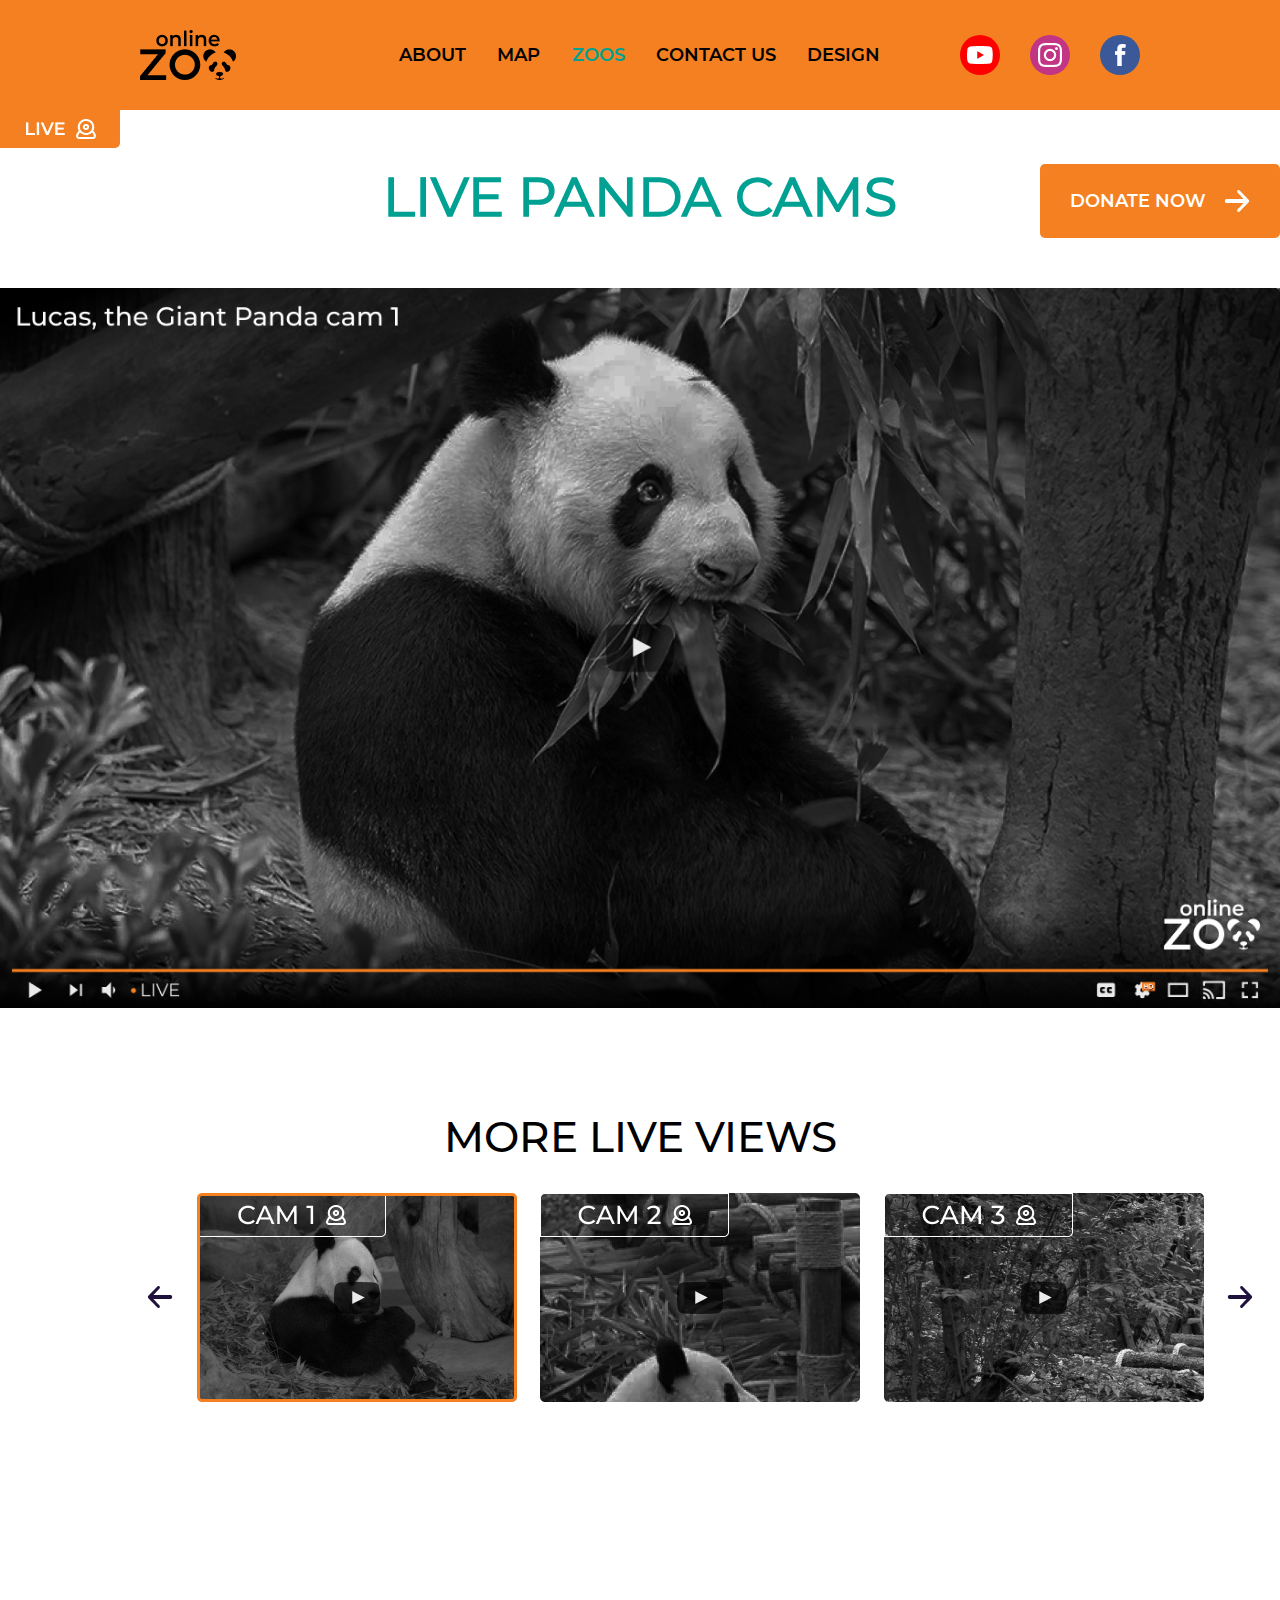
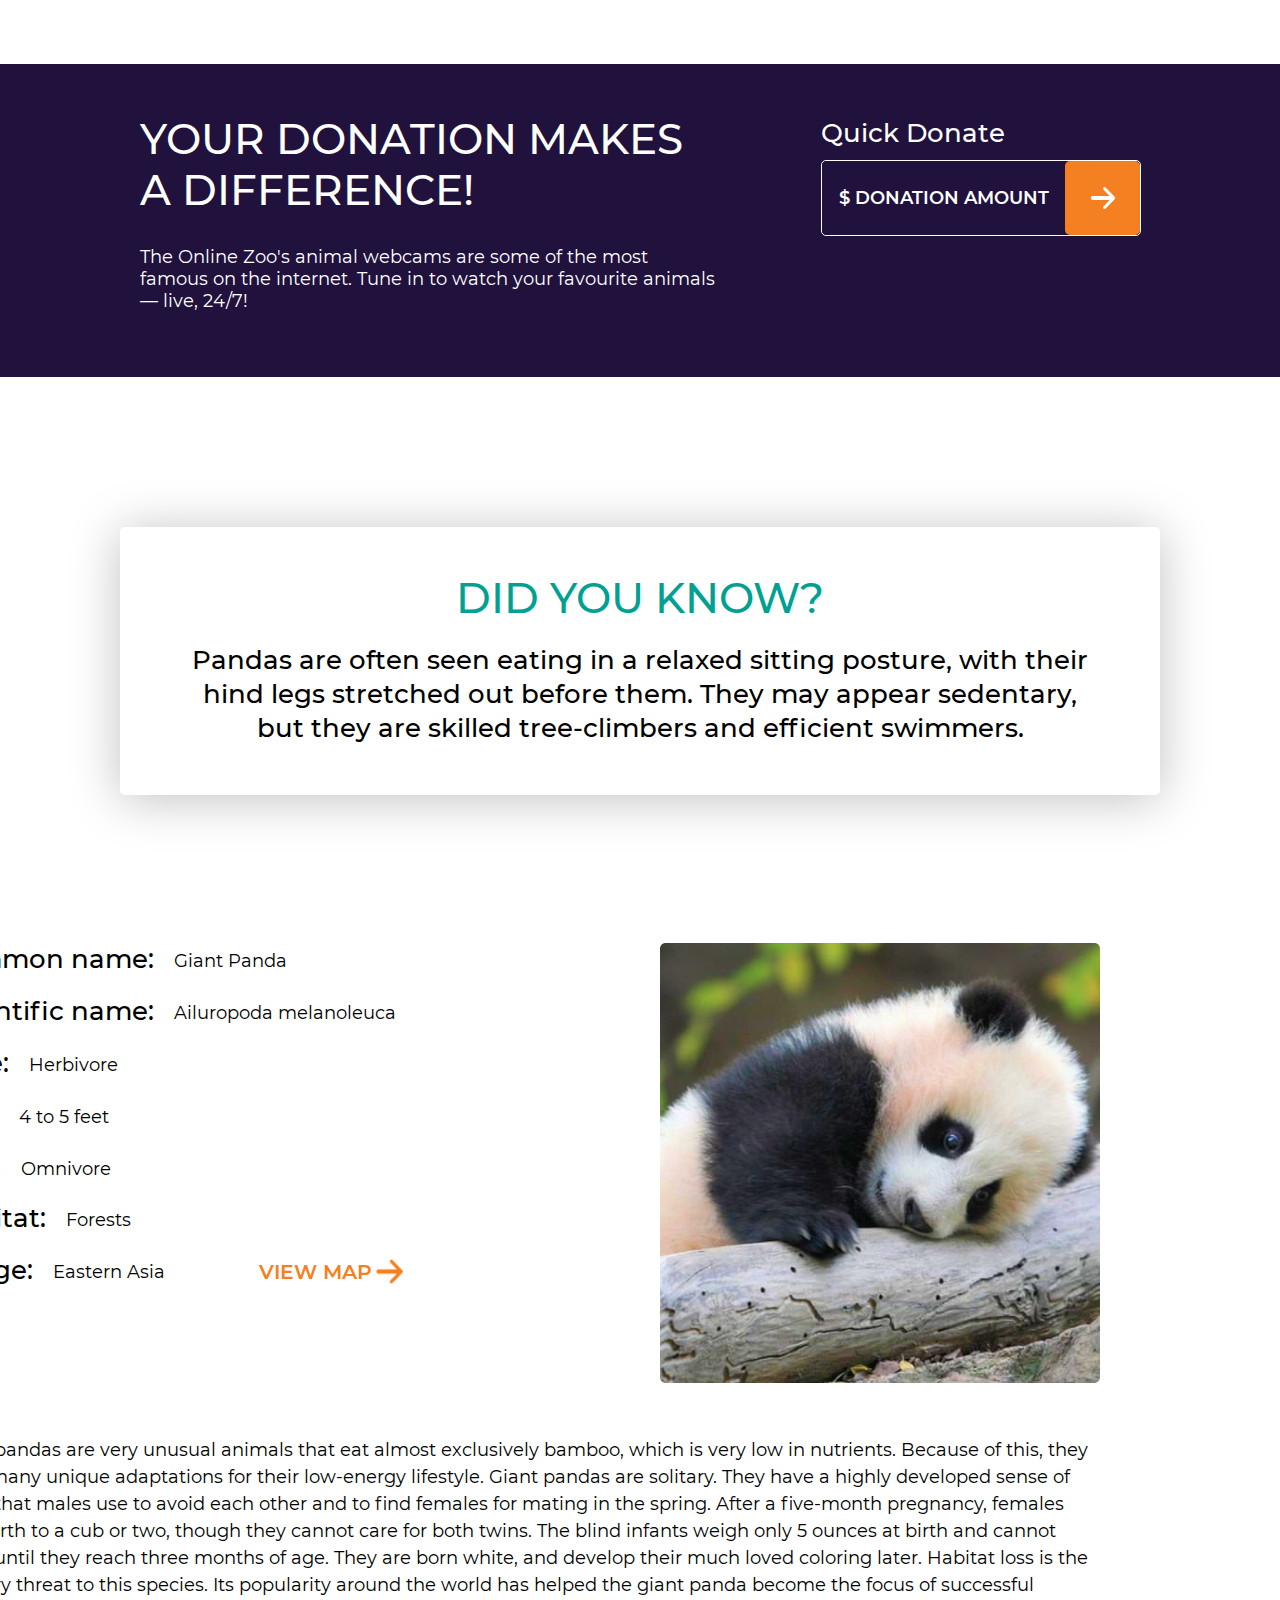
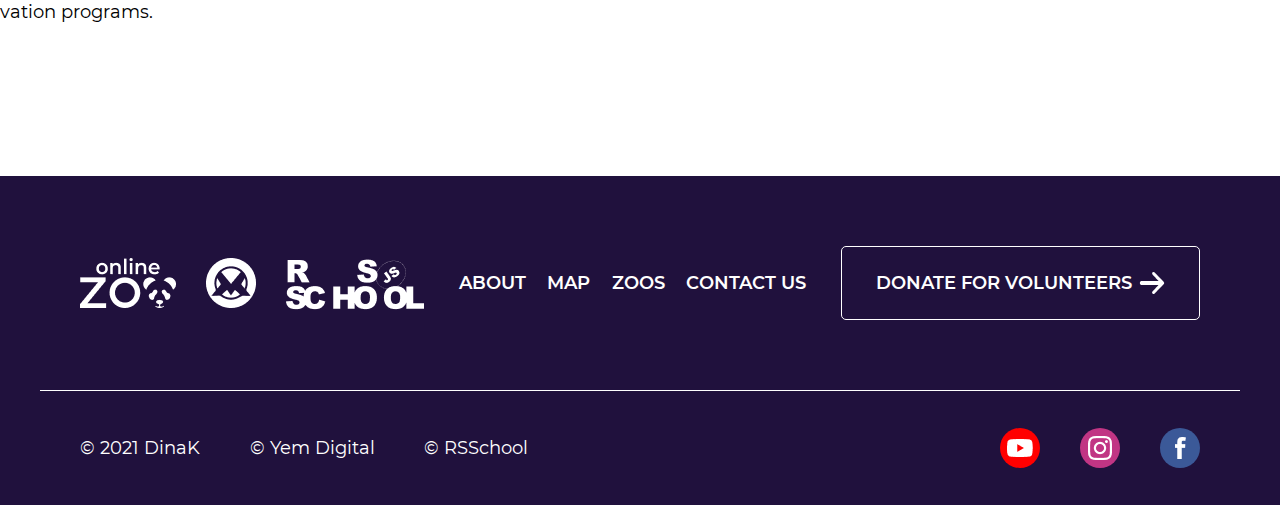
<file: online-zoo/pages/panda.html>
<!DOCTYPE html>
<html>
  <head>
    <title>
      Online Zoo
    </title>
    <link rel="stylesheet" href="animals.css">
    <link rel="stylesheet" href="header-footer.css">
  </head>
  <body>
    <div class="wrapper">
      <a name="top"></a>
      <header>
        <a href="../index.html#top" class="logo"></a>
        <nav class="navigation">
          <a href="../index.html" class="first">ABOUT</a>
          <a href="map.html" class="second">MAP</a>
          <a href="panda.html" class="third">ZOOS</a>
          <a href="contact.html" class="fourth">CONTACT US</a>
          <a href="https://www.figma.com/file/lnK11foY8Aoa6oOlDXovVN/Online-ZOO-Project" class="fifth">DESIGN</a>
        </nav>
        <div class="socials">
          <a href="https://www.youtube.com/" class="first"></a>
          <a href="https://www.instagram.com/" class="second"></a>
          <a href="https://www.facebook.com/" class="third"></a>
        </div>
      </header>

      <aside class="sidebar-main">
        <div class="live-wrapper"><div class="live"></div></div>
        <div class="sidebar none">
          <div class="animal-btn">
            <a href="panda.html" class="animal-ico-active">
              <div class="animal-ico-curr">
                <img src="../assets/images/aside_panda.png" alt="Panda">
              </div>
            </a>
          </div>

          <div class="animal-btn">
            <a href="eagle.html" class="animal-ico">
              <img src="../assets/images/aside_eagle.png" alt="Eagle">
            </a>
          </div>

          <div class="animal-btn">
            <a href="gorilla.html" class="animal-ico">
              <img src="../assets/images/aside_gorillas.png" alt="Gorillas">
            </a>
          </div>

          <div class="animal-btn">
            <a href="lemur.html" class="animal-ico">
              <img src="../assets/images/aside_lemur.png" alt="Lemur">
            </a>
          </div>
        </div>
      </aside>

      <main>
        <section class="cams">
          <div class="titleblock">
            <h1>
              live panda cams
            </h1>
            <form class="view" action="panda.html">
              <button>
                <div class="btn-text">
                  DONATE NOW
                  <img src="../assets/images/arr.png">
                </div>
              </button>
            </form>
          </div>
            
          <img class="preview" src="../assets/images/PandaCam.png" alt="PandaCam">

          <div class="more-views">
            <h2>
              more live views
            </h2>
          </div>

          <div class="slider">
            <img class="arrows" src="../assets/images/larr.png" alt="LeftArrow">
            <div class="first">
              <img src="../assets/images/panda_cam_1.jpg" alt="Cam-1">
            </div>
            <div class="second">
              <img src="../assets/images/panda_cam_2.jpg" alt="Cam-2">
            </div>
            <div class="third">
              <img src="../assets/images/panda_cam_3.jpg" alt="Cam-3">
            </div>
            <img class="arrows" src="../assets/images/rarr.png" alt="RightArrow">
          </div>
        </section>

        <section class="donation">
          <div class="donation-panel">
            <div class="text-donation">
              <p class="big">Your donation makes a difference! </p>
              <p class="small">The Online Zoo's animal webcams are some of the most famous on the internet. Tune in to watch your favourite animals — live, 24/7!</p>
            </div>
            <div class="donate">
              <div class="text">Quick Donate</div>
              <form class="dollars">
                <input type="text" class="amount" placeholder="$ DONATION AMOUNT" maxlength="4">
                <input type="submit" class="amount-sub" value="">
              </form>
            </div>
          </div>
        </section>

        <section class="did-you-know">
          <div class="facts">
            <h3>did you know?</h3>
            <p>
              Pandas are often seen eating in a relaxed sitting posture, with their hind legs stretched out before them. They may appear sedentary, but they are skilled tree-climbers and efficient swimmers.
            </p>
          </div>

          <div class="animal-info">
            <div class="infotoper">
              <div class="common-info">
                <div class="common-info-line">  <div><h4>Common name:</h4></div>   <div><span>Giant Panda</span></div>   </div>
                <div class="common-info-line">  <div><h4>Scientific name:</h4></div>   <div><span>Ailuropoda melanoleuca</span></div>   </div>
                <div class="common-info-line">  <div><h4>Type:</h4></div>  <div><span>Herbivore</span></div>   </div>
                <div class="common-info-line">  <div><h4>Size:</h4></div>  <div><span>4 to 5 feet</span></div>   </div>
                <div class="common-info-line">  <div><h4>Diet:</h4></div>   <div><span>Omnivore</span></div>   </div>
                <div class="common-info-line">  <div><h4>Habitat:</h4></div>   <div><span>Forests</span></div>   </div>
                <div class="common-info-line">  <div><h4>Range:</h4></div>  <div><span>Eastern Asia</span></div>   
                  <form class="map" action="map.html">
                    <button>
                        <span>VIEW MAP</span> 
                        <img src="../assets/images/or_arr.png">
                    </button>
                  </form>
                </div>
              </div>
  
              <div class="photo">
                <img src="../assets/images/pandaphoto.png" alt="PandaPhoto">
              </div>
            </div>
            
            <div class="info">
              Giant pandas are very unusual animals that eat almost exclusively bamboo, which is very low in nutrients. Because of this, they have many unique adaptations for their low-energy lifestyle. Giant pandas are solitary. They have a highly developed sense of smell that males use to avoid each other and to find females for mating in the spring. After a five-month pregnancy, females give birth to a cub or two, though they cannot care for both twins. The blind infants weigh only 5 ounces at birth and cannot crawl until they reach three months of age. They are born white, and develop their much loved coloring later. Habitat loss is the primary threat to this species. Its popularity around the world has helped the giant panda become the focus of successful conservation programs.
            </div>
          </div>
        </section>
      </main>


      <footer>
        <div class="first-line">
          <div class="logos">
            <a href="../index.html" class="logo"></a>
            <div class="first">
              <img src="../assets/images/yem.png" title="Yem Digital">
            </div>
            <div class="second">
              <img src="../assets/images/rs-logo.png" title="Rolling Scopes School">
            </div>
          </div>
          <nav class="footer-nav">
            <a href="../index.html#top" class="first">ABOUT</a>
            <a href="" class="second">MAP</a>
            <a href="" class="third">ZOOS</a>
            <a href="" class="fourth">CONTACT US</a>
          </nav>
          <form class="donate-footer">
            <button><div class="btn-text">DONATE FOR VOLUNTEERS<img src="../assets/images/arr.png"></div></button>
          </form>
        </div>
        <div class="footer-line"></div>
        <div class="second-line">
          <div class="copyright">
            <div class="first">© 2021 DinaK </div>
            <div class="second">© Yem Digital </div>
            <div class="third">© RSSchool</div>
          </div>
          <div class="footer-socials">
            <a href="https://www.youtube.com/" class="first"></a>
            <a href="https://www.instagram.com/" class="second"></a>
            <a href="https://www.facebook.com/" class="third"></a>
          </div>
        </div>        
      </footer>
    </div>
    <script src="js.js"></script>
  </body>
</html>
</file>
<file: css/style.css>
/*@import url('https://fonts.googleapis.com/css2?family=Open+Sans:wght@300&family=Roboto:wght@100&display=swap');
font-family: 'Open sans';*/


@import url('https://fonts.googleapis.com/css2?family=Roboto:ital,wght@1,900&display=swap');

* {
    margin: 0;
    padding: 0;
}

a {
    text-decoration: none;
    color: #323e4f;
}

h1{
    font-family: 'Roboto', sans-serif;
    font-size: 36pt;
}

h2{
    font-family: 'Roboto', sans-serif;
}

body
{
	background: url("../img/bckgrnd.png");
}

.wrapper{
    max-width: 1280px;
    margin: auto;
    box-shadow: 5px 5px #344967;
    background-color: #d8d8d8;
    color: #323e4f;
    min-width: 840px;
}

header{
    display: flex;
    background: linear-gradient(#323e4f 50%, #d8d8d8 50%);
    align-items: center;
    justify-content: center;
    min-width: 840px;
}


.firstName{
    color: #d8d8d8;
}

.lastName{
    color: #323e4f;
}

.photo{
    max-height: 200px;
    margin: 20px;
    border-radius: 50%;
    border: 30px solid #323e4f;
}

main{
    display: flex;
    min-width: 800px;
}

.leftMain{
    flex: 50%;
    padding: 20px;
    min-width: 360px;
}

.rightMain{
    flex: 50%;
    padding: 20px;
    min-width: 360px;
}

.contacts{
    padding: 20px;
}

.contacts ul li{
    padding: 0 0 0 30px;
    list-style: none;
}

.contacts li:nth-child(1)
{
	background: url(../img/discord.png) 0 100%/contain no-repeat;
}

.contacts li:nth-child(2)
{
	background: url(../img/tg.png) 0 100%/contain no-repeat;
}

.contacts li:nth-child(3)
{
	background: url(../img/mail.png) 0 100%/contain no-repeat;
}

.contacts li:nth-child(4)
{
	background: url(../img/github.png) 0 100%/contain no-repeat;
}

.contacts li:nth-child(5)
{
	background: url(../img/skype.png) 0 100%/contain no-repeat;
}

.aboutMe{
    text-align: justify;
    padding: 20px;
}

.skills{
    padding: 20px;
}

.skills ul li{
    padding: 0 0 0 30px;
    list-style: none;
}

.skills li:nth-child(1)
{
	background: url(../img/c.png) 0 100%/contain no-repeat;
}

.skills li:nth-child(2)
{
	background: url(../img/java.png) 0 100%/contain no-repeat;
}

.skills li:nth-child(3)
{
	background: url(../img/html.png) 0 100%/contain no-repeat;
}

.skills li:nth-child(4)
{
	background: url(../img/css.png) 0 100%/contain no-repeat;
}

.skills li:nth-child(5)
{
	background: url(../img/js.png) 0 100%/contain no-repeat;
}

.education{
    padding: 20px;
}

.education p{
    margin: 0 0 0 30px;
}

.english{
    padding: 20px;
}

.codeExample{
    padding: 20px;
}

.code{
    padding: 20px;
    border-radius: 10px;
    background-color: #efe9e9;
}

.codeTub{
    margin: 0 0 0 30px;
}

.otherProjects{
    display: grid;
    grid-template-columns: repeat(2, 50%);
    justify-items: center;
    align-items: center;
}

.link{
    display: grid;
    justify-items: center;
}

.link img{
    width: 20%;
}


footer{
    display: flex;
    min-width: 800px;
    background: #323e4f;
    align-items: center;
    justify-content: center;
    color: #d8d8d8;
}

footer img{
    max-height: 150px;
    margin: 0 20px 0 20px;
}
</file>
<file: english-for-kids-base/style.css>
.main {
	background: crimson;
	padding: 20px;
	margin: auto;
	text-align: center;
	font-family:Arial, Helvetica, sans-serif
}
</file>
<file: online-zoo/pages/landing.css>
.navigation .first {
  color: #00a092;
  cursor: default;
}

.navigation .second:hover{
  color: #05786e;
}

.navigation .third:hover{
  color: #05786e;
}

.navigation .fourth:hover{
  color: #05786e;
}

.navigation .fifth:hover{
  color: #05786e;
}

@media (min-width: 500px) {

  main {
    width: 100%;
  }
  
  .watchAnimal {
    height: 660px;
    width: 1400px;
    background: url("../assets/images/Background.png");
    background-repeat: no-repeat;
    background-position: 50% 50%;
    padding: 130px calc((100% - 1920px) / 2 + 260px) 0 calc((100% - 1920px) / 2 + 260px);
  }
  
  .watchAnimal h1 {
    width: 890px;
    margin: 0;
    font-size: 80px;
    text-transform: uppercase;
    font-family: 'mont-eb';
    letter-spacing: 0.01em;
    line-height: 90px;
    color: #00A092;
  }
  
  .watchAnimal h3 {
    width: 430px;
    font-size: 18px;
    margin: 50px 0 50px 0;
    font-family: 'mont-reg';
  }

  .watchAnimal button {
    padding: 0;
    height: 74px;
    width: 240px;
    background-color: #f58021;
    text-align: center;
    line-height: 22px;
    border-radius: 5px;
    border: none;
    outline: none; 
    font-family: 'mont-sb';
    font-size: 18px;
    color: #fff;
    transition-duration: 0.5s;
  }

  .watchAnimal button:hover {
    cursor: pointer;
    background-color: #20113d;
  }

  .watchAnimal .btn-text {
    margin: 0px 30px 0px 30px;
    display: flex;
    justify-content: space-between;
  }

  .welcome-to {
    height: 1362px;
    width: 100%;
    margin-top: 150px;
  }

  .welcome-to .first {
    height: 531px;
    padding: 0px calc((100% - 1920px) / 2 + 260px) 150px calc((100% - 1920px) / 2 + 260px);
    display: flex;
    flex-direction: row;
  }

  .text-1 .big {
    width: 523px;
    margin: 68px 77px 50px 0px;
    font-size: 54px;
    text-transform: uppercase;
    font-family: 'mont-sb';
    line-height: 65.83px;
    color: #00A092;
  }

  .text-1 .small {
    width: 560px;
    font-size: 18px;
    margin: 0 40px 68px 0;
    font-family: 'mont-reg';
  }

  .welcome-to .second {
    height: 531px;
    padding: 0px calc((100% - 1920px) / 2 + 260px) 150px calc((100% - 1920px) / 2 + 260px);
    display: flex;
    flex-direction: row;
  }

  .text-2 .big {
    width: 462px;
    margin: 113px 0px 50px 40px;
    font-size: 54px;
    text-transform: uppercase;
    font-family: 'mont-sb';
    line-height: 65.83px;
    color: #00A092;
  }

  .text-2 .small {
    width: 560px;
    font-size: 18px;
    margin: 0 0 113px 40px;
    font-family: 'mont-reg';
  }

  .meet-some-pets {
    padding: 0px calc((100% - 1920px) / 2 - 222px) 150px calc((100% - 1920px) / 2 + 260px);
  }
  
  .meet-some-pets .info {
    width: 920px;
    margin-left: auto;
    margin-right: auto;
    padding: 136px 0 0 0;
  }

  .meet-some-pets .info__title {
    font-family: 'mont-reg';
    font-style: normal;
    text-transform: uppercase;
    text-align: center;
    font-size: 54px;
    color: #00A092;
    margin: 0 0 50px 0;
  }

  .meet-some-pets .info__text {
    font-family: 'mont-reg';
    font-style: normal;
    font-weight: 500;
    font-size: 26px;
    line-height: 33,8px;
    color: #000000;
    text-align: center;
    margin: 0;
  }

  .slider .slider__container {
    display: flex;
    align-items: center;
    flex-direction: column;
    flex-wrap: wrap;
    width: 185px;
    margin-top: 100px;
    margin-left: auto;
    margin-right: auto;
  }

  .slider-btn {
    width: 60px;
    height: 60px;
    border: 1px solid #20113D;
    box-sizing: border-box;
    border-radius: 5px;
    background-color: #FFFFFF;
  }

  .slider-btn + .slider-btn {
    margin-left: 55px;
  }

  .slider-btn:hover {
    background-color: #20113D;
    transition: 0.4s;
    cursor: pointer;
  }

  .slider-btn:hover .slider-btn-svg #left,
  .slider-btn:hover .slider-btn-svg #right{
    fill: white;
    transition: 0.4s;
  }

  .meet-some-pets__animals-main {
    margin-top: 50px;
    display: flex;
    flex-direction: column;
  }

  .meet-some-pets__animals-vertical {
    display: flex;
    flex-direction: row;
  }
 
  .meet-some-pets__animals-block {
    height: 747px;
    width: 440px;
    min-width: 440px;
    border-radius: 5px;
    background-color: #20113D;
    transition: 0.4s;
  }

  .meet-some-pets__animals-main > .meet-some-pets__animals-vertical:first-child{
    margin: 0 0 40px 0;
  }

  .meet-some-pets__animals-vertical > .meet-some-pets__animals-block:not(:first-child){
    margin: 0 0 0 40px;
  }

  .meet-some-pets__animals-block:hover {
    transform: scaleX(calc(1 + ((100 / 440) * 20) / 100)) scaleY(calc(1 + ((100 / 747) * 20) / 100));
  }
}
</file>
<file: online-zoo/pages/header-footer.css>
/*Насыщенность: 400*/
@font-face {
	font-family: 'mont-reg';
	src: url("../assets/fonts/Montserrat-Regular.ttf") format("truetype");
}

/*Насыщенность: 500*/
@font-face {
	font-family: 'mont-md';
	src: url("../assets/fonts/Montserrat-Medium.ttf") format("truetype");
}

/*Насыщенность: 600*/
@font-face {
	font-family: 'mont-sb';
	src: url("../assets/fonts/Montserrat-SemiBold.ttf") format("truetype");
}

/*Насыщенность: 800*/
@font-face {
	font-family: 'mont-eb';
	src: url("../assets/fonts/Montserrat-ExtraBold.ttf") format("truetype");
}

.menu-btn {
  width: 30px;
  height: 30px;
  margin: 40px calc((100% - 640px) / 2 + 47px) 40px 0px;
  background-image: url("../assets/images/menu.png");
  background-position: 50% 50%;
  background-repeat: no-repeat;
  display: none;
  cursor: pointer;
  transition-duration: 0.5s;
}

.menu-btn:hover {
  transform: scale(0.9);
}

@media (max-width: 8000px) {

  body {
    margin: 0;
  }
  
  header {
    width: 100%;
    height: 110px;
    background-color: #f58021;
    display: flex;
    flex-direction: row;
  }
  
  header .logo {
    width: 96px;
    margin: 30px 503px 30px calc((100% - 1920px) / 2 + 260px);
    background-image: url("../assets/images/logo.png");
  }
  
  .navigation {
    width: 556px;
    height: 27px;
    margin: 42px 65px 41px 0px;
    display: flex;
    flex-direction: row;
    justify-content: space-between;
  }
  
  .navigation a {
    text-decoration: none;
    color: #000;
    font-family: 'mont-sb';
    font-size: 18px;
    line-height: 27px;
    transition-duration: 0.5s;
  }
  
  .socials {
    width: 180px;
    margin: 35px calc((100% - 1920px) / 2 + 260px) 33px 0px;
    display: flex;
    flex-direction: row;
    justify-content: space-between;
  }
  
  .socials a {
    height: 40px;
    width: 40px;
    border-radius: 50%;
    background-position: center;
    background-repeat: no-repeat;
    transition-duration: 0.5s;
  }
  
  .socials .first {
    background-color: #f00;
    background-image: url("../assets/images/yt.png");
  }
  
  .socials .first:hover {
    background-color: rgb(131, 8, 8);
  }
  
  .socials .second {
    background-color: #c13584;
    background-image: url("../assets/images/inst.png");
  }
  
  .socials .second:hover {
    background-color: #861f59;
  }
  
  .socials .third {
    background-color: #3b5998;
    background-image: url("../assets/images/fb.png");
  }
  
  .socials .third:hover {
    background-color: #233968;
  }
  
  footer {
    width: 100%;
    height: 329px;
    background-color: #20113d;
  }

  .first-line {
    width: 1400px;
    height: 214px;
    margin: 0 calc((100% - 1920px) / 2 + 260px) 0 calc((100% - 1920px) / 2 + 260px);
    display: flex;
    flex-direction: row;
  }

  .first-line .logos {
    width: 414px;
    padding: 82px 0px 0px 0px;
    display: flex;
    flex-direction: row;
    justify-content: space-between;
  }

  .logos .logo {
    width: 96px;
    height: 50px;
    margin: 0;
    background-image: url("../assets/images/logo-white.png");
  }

  .logos .first {
    width: 50px;
  }

  .logos .second {
    width: 138px;
  }

  .footer-nav {
    width: 426px;
    height: 27px;
    margin: 91px 101px 96px 100px;
    display: flex;
    flex-direction: row;
    justify-content: space-between;
  }
  
  .footer-nav a {
    text-decoration: none;
    color: #fff;
    font-family: 'mont-sb';
    font-style: normal;
    font-size: 18px;
    line-height: 27px;
    transition-duration: 0.5s;
  }

  .footer-nav a:hover {
    color: #05786e;
  }

  .donate-footer {
    width: 359px;
    margin: 70px 0px 70px 0px;
  }

  .donate-footer button {
    padding: 0;
    height: 100%;
    width: 100%;
    background-color: #20113d;
    text-align: center;
    line-height: 22px;
    border-radius: 5px;
    border: 1px solid #fff;
    outline: none; 
    font-family: 'mont-sb';
    font-size: 18px;
    color: #fff;
    transition-duration: 0.5s;
  }
  
  .donate-footer button:hover {
    cursor: pointer;
    background-color: #f58021;
    border-color: #f58021;
  }

  .donate-footer .btn-text {
    margin: 0 33.86px 0 33.86px;
    display: flex;
    text-transform: uppercase;
    justify-content: space-between;
  }

  .footer-line {
    width: 1400px;
    height: 1px;
    margin: 0 calc((100% - 1920px) / 2 + 260px) 0 calc((100% - 1920px) / 2 + 260px);
    background-color: #fff;
  }

  .second-line {
    width: 1400px;
    height: 115px;
    margin: 0 calc((100% - 1920px) / 2 + 260px) 0 calc((100% - 1920px) / 2 + 260px);
    display: flex;
    flex-direction: row;
    justify-content: space-between;
  }

  .copyright {
    width: 448px;
    height: 27px;
    padding: 44px 752px 0px 0px;
    color: #fff;
    display: flex;
    flex-direction: row;
    justify-content: space-between;
    font-family: 'mont-reg';
    font-size: 18px;
    line-height: 27px;
  }

  .footer-socials {
    width: 200px;
    padding-top: 37px;
    display: flex;
    flex-direction: row;
    justify-content: space-between;
  }

  .footer-socials a {
    height: 40px;
    width: 40px;
    border-radius: 50%;
    background-position: center;
    background-repeat: no-repeat;
    transition-duration: 0.5s;
  }
  
  .footer-socials .first {
    background-color: #f00;
    background-image: url("../assets/images/yt.png");
  }
  
  .footer-socials .first:hover {
    background-color: rgb(131, 8, 8);
  }
  
  .footer-socials .second {
    background-color: #c13584;
    background-image: url("../assets/images/inst.png");
  }
  
  .footer-socials .second:hover {
    background-color: #861f59;
  }
  
  .footer-socials .third {
    background-color: #3b5998;
    background-image: url("../assets/images/fb.png");
  }
  
  .footer-socials .third:hover {
    background-color: #233968;
  }

  .donation-panel {
    height: 221px;
    padding: 0px calc((100% - 1920px) / 2 + 260px) 0px calc((100% - 1920px) / 2 + 260px);
    background-color: #20113d;
    display: flex;
    flex-direction: row;
  }

  .text-donation .big {
    width: 889px;
    margin: 50px 191px 20px 0px;
    font-size: 42px;
    text-transform: uppercase;
    font-family: 'mont-md';
    line-height: 51.2px;
    color: #fff;
  }

  .text-donation .small {
    width: 609px;
    font-size: 18px;
    margin: 0 470px 0 0;
    color: #fff;
    font-family: 'mont-reg';
  }

  .third .donate {
    width: 320px;
    margin-top: 0px;
    display: flex;
    flex-direction: column;
  }

  .donate .text {
    margin: 52px 0 10px 0;
    height: 34px;
    font-family: 'mont-md';
    font-size: 26px;
    line-height: 34px;
    color: #fff;
  }

  .donate .dollars {
    width: 318px;
    height: 74px;
    border: 1px solid #fff;
    border-radius: 5px;
    display: flex;
    flex-direction: row;
  }

  .donate .amount {
    width: 239px;
    border-radius: 5px;
    border: none;
    background-color: #20113d;
    text-align: center;
    color: #fff;
    font-family: 'mont-sb';
    font-size: 18px;
  }

  .amount::placeholder {
    color: #fff;
  }

  .donate .amount-sub {
    width: 81px;
    padding: 0;
    border: none;
    border-radius: 5px;
    background-color: #f58021;
    background-image: url(../assets/images/arr.png);
    background-repeat: no-repeat;
    background-position: 50% 50%;
    transition-duration: 0.5s;
  }

  .donate .amount-sub:hover {
    cursor: pointer;
    background-color: #D26004;
  }
}

@media (max-width: 1919px) {

  body {
    margin: 0;
  }
  
  header {
    width: 100%;
    height: 110px;
    background-color: #f58021;
    display: flex;
    flex-direction: row;
  }
  
  header .logo {
    width: 96px;
    margin: 30px 163px 30px calc((100% - 1200px) / 2 + 100px);
    background-image: url("../assets/images/logo.png");
  }
  
  .navigation {
    width: 481px;
    height: 27px;
    margin: 42px 80px 41px 0px;
    display: flex;
    flex-direction: row;
    justify-content: space-between;
  }
  
  .navigation a {
    text-decoration: none;
    color: #000;
    font-family: 'mont-sb';
    font-size: 18px;
    line-height: 27px;
    transition-duration: 0.5s;
  }
  
  .socials {
    width: 180px;
    margin: 35px calc((100% - 1200px) / 2 + 100px) 33px 0px;
    display: flex;
    flex-direction: row;
    justify-content: space-between;
  }
  
  .socials a {
    height: 40px;
    width: 40px;
    border-radius: 50%;
    background-position: center;
    background-repeat: no-repeat;
    transition-duration: 0.5s;
  }
  
  .socials .first {
    background-color: #f00;
    background-image: url("../assets/images/yt.png");
  }
  
  .socials .first:hover {
    background-color: rgb(131, 8, 8);
  }
  
  .socials .second {
    background-color: #c13584;
    background-image: url("../assets/images/inst.png");
  }
  
  .socials .second:hover {
    background-color: #861f59;
  }
  
  .socials .third {
    background-color: #3b5998;
    background-image: url("../assets/images/fb.png");
  }
  
  .socials .third:hover {
    background-color: #233968;
  }
  
  footer {
    width: 100%;
    height: 329px;
    background-color: #20113d;
  }

  .first-line {
    width: 1120px;
    height: 214px;
    margin: 0 calc((100% - 1200px) / 2 + 40px) 0 calc((100% - 1200px) / 2 + 40px);
    display: flex;
    flex-direction: row;
  }

  .first-line .logos {
    width: 344px;
    padding: 82px 0px 0px 0px;
    display: flex;
    flex-direction: row;
    justify-content: space-between;
  }

  .logos .logo {
    width: 96px;
    height: 50px;
    margin: 0;
    background-image: url("../assets/images/logo-white.png");
  }

  .logos .first {
    width: 50px;
  }

  .logos .second {
    width: 138px;
  }

  .footer-nav {
    width: 347px;
    height: 22px;
    margin: 96px 35px 96px 35px;
    display: flex;
    flex-direction: row;
    justify-content: space-between;
  }
  
  .footer-nav a {
    text-decoration: none;
    color: #fff;
    font-family: 'mont-sb';
    font-style: normal;
    font-size: 18px;
    line-height: 22px;
    transition-duration: 0.5s;
  }

  .footer-nav a:hover {
    color: #05786e;
  }

  .donate-footer {
    width: 359px;
    margin: 70px 0px 70px 0px;
  }

  .donate-footer button {
    padding: 0;
    height: 100%;
    width: 100%;
    background-color: #20113d;
    text-align: center;
    line-height: 22px;
    border-radius: 5px;
    border: 1px solid #fff;
    outline: none; 
    font-family: 'mont-sb';
    font-size: 18px;
    color: #fff;
    transition-duration: 0.5s;
  }
  
  .donate-footer button:hover {
    cursor: pointer;
    background-color: #f58021;
    border-color: #f58021;
  }

  .donate-footer .btn-text {
    margin: 0 33.86px 0 33.86px;
    display: flex;
    text-transform: uppercase;
    justify-content: space-between;
  }

  .footer-line {
    width: 1200px;
    height: 1px;
    margin: 0 calc((100% - 1200px) / 2) 0 calc((100% - 1200px) / 2);
    background-color: #fff;
  }

  .second-line {
    width: 1120px;
    height: 115px;
    margin: 0 calc((100% - 1200px) / 2 + 40px) 0 calc((100% - 1200px) / 2 + 40px);
    display: flex;
    flex-direction: row;
    justify-content: space-between;
  }

  .copyright {
    width: 448px;
    height: 27px;
    padding: 44px 472px 0px 0px;
    color: #fff;
    display: flex;
    flex-direction: row;
    justify-content: space-between;
    font-family: 'mont-reg';
    font-size: 18px;
    line-height: 27px;
  }

  .footer-socials {
    width: 200px;
    padding-top: 37px;
    display: flex;
    flex-direction: row;
    justify-content: space-between;
  }

  .footer-socials a {
    height: 40px;
    width: 40px;
    border-radius: 50%;
    background-position: center;
    background-repeat: no-repeat;
    transition-duration: 0.5s;
  }
  
  .footer-socials .first {
    background-color: #f00;
    background-image: url("../assets/images/yt.png");
  }
  
  .footer-socials .first:hover {
    background-color: rgb(131, 8, 8);
  }
  
  .footer-socials .second {
    background-color: #c13584;
    background-image: url("../assets/images/inst.png");
  }
  
  .footer-socials .second:hover {
    background-color: #861f59;
  }
  
  .footer-socials .third {
    background-color: #3b5998;
    background-image: url("../assets/images/fb.png");
  }
  
  .footer-socials .third:hover {
    background-color: #233968;
  }

  .donation-panel {
    height: 313px;
    padding: 0px calc((100% - 1200px) / 2 + 100px) 0px calc((100% - 1200px) / 2 + 100px);
    background-color: #20113d;
    display: flex;
    flex-direction: row;
  }

  .text-donation .big {
    width: 577px;
    margin: 50px 103px 30px 0px;
    font-size: 42px;
    text-transform: uppercase;
    font-family: 'mont-md';
    line-height: 51.2px;
    color: #fff;
  }

  .text-donation .small {
    width: 577px;
    font-size: 18px;
    margin: 0 104px 0 0;
    color: #fff;
    font-family: 'mont-reg';
  }

  .third .donate {
    width: 320px;
    margin-top: 0px;
    display: flex;
    flex-direction: column;
  }

  .donate .text {
    margin: 52px 0 10px 0;
    height: 34px;
    font-family: 'mont-md';
    font-size: 26px;
    line-height: 34px;
    color: #fff;
  }

  .donate .dollars {
    width: 318px;
    height: 74px;
    border: 1px solid #fff;
    border-radius: 5px;
    display: flex;
    flex-direction: row;
  }

  .donate .amount {
    width: 239px;
    border-radius: 5px;
    border: none;
    background-color: #20113d;
    text-align: center;
    color: #fff;
    font-family: 'mont-sb';
    font-size: 18px;
  }

  .amount::placeholder {
    color: #fff;
  }

  .donate .amount-sub {
    width: 81px;
    padding: 0;
    border: none;
    border-radius: 5px;
    background-color: #f58021;
    background-image: url(../assets/images/arr.png);
    background-repeat: no-repeat;
    background-position: 50% 50%;
    transition-duration: 0.5s;
  }

  .donate .amount-sub:hover {
    cursor: pointer;
    background-color: #D26004;
  }
}

@media (max-width: 1199px) {

  body {
    margin: 0;
  }
  
  header {
    width: 100%;
    height: 110px;
    background-color: #f58021;
    display: flex;
    flex-direction: row;
  }
  
  header .logo {
    width: 96px;
    margin: 30px 447px 30px calc((100% - 640px) / 2 + 20px);
    background-image: url(../assets/images/logo.png);
  }
  
  .navigation {
    width: 556px;
    height: 27px;
    margin: 42px 65px 41px 0px;
    display: none;
    flex-direction: row;
    justify-content: space-between;
  }
  
  .navigation a {
    text-decoration: none;
    color: #000;
    font-family: 'mont-sb';
    font-size: 18px;
    line-height: 27px;
    transition-duration: 0.5s;
  }
  
  .socials {
    width: 180px;
    margin: 35px calc((100% - 1920px) / 2 + 260px) 33px 0px;
    display: none;
    flex-direction: row;
    justify-content: space-between;
  }
  
  .socials a {
    height: 40px;
    width: 40px;
    border-radius: 50%;
    background-position: center;
    background-repeat: no-repeat;
    transition-duration: 0.5s;
  }
  
  .socials .first {
    background-color: #f00;
    background-image: url("../assets/images/yt.png");
  }
  
  .socials .first:hover {
    background-color: rgb(131, 8, 8);
  }
  
  .socials .second {
    background-color: #c13584;
    background-image: url("../assets/images/inst.png");
  }
  
  .socials .second:hover {
    background-color: #861f59;
  }
  
  .socials .third {
    background-color: #3b5998;
    background-image: url("../assets/images/fb.png");
  }
  
  .socials .third:hover {
    background-color: #233968;
  }

  .menu-btn {
    display: block;
  }

  .menu {
    position: absolute;
    right: calc((100% - 640px) / 2);
    width: 311px;
    height: 500px;
    z-index: 5;
    display: flex;
    flex-direction: column;
    align-items: center;
    justify-content: center;
    background-color: #20113D;
  }

  main .navigation {
    margin: 0;
  }

  .navigation a {
    color: #fff;
    margin: 25px 0 25px 0;
  }
  
  footer {
    width: 100%;
    height: 545px;
    background-color: #20113d;
  }

  .first-line {
    width: 440px;
    height: 346px;
    margin: 0 calc((100% - 640px) / 2 + 100px) 0 calc((100% - 640px) / 2 + 100px);
    display: flex;
    flex-direction: column;
    align-items: center;
  }

  .first-line .logos {
    width: 445px;
    padding: 49px 0px 0px 0px;
    display: flex;
    flex-direction: row;
    justify-content: space-between;
  }

  .logos .logo {
    width: 96px;
    height: 50px;
    margin: 0;
    background-image: url("../assets/images/logo-white.png");
  }

  .logos .first {
    width: 50px;
  }

  .logos .second {
    width: 138px;
  }

  .footer-nav {
    width: 445px;
    height: 22px;
    margin: 50px 0px 0px 0px;
    display: flex;
    flex-direction: row;
    justify-content: space-between;
  }
  
  .footer-nav a {
    text-decoration: none;
    color: #fff;
    font-family: 'mont-sb';
    font-style: normal;
    font-size: 18px;
    line-height: 27px;
    transition-duration: 0.5s;
  }

  .footer-nav a:hover {
    color: #05786e;
  }

  .donate-footer {
    width: 359px;
    height: 74px;
    margin: 50px 0px 50px 0px;
  }

  .donate-footer button {
    padding: 0;
    height: 100%;
    width: 100%;
    background-color: #20113d;
    text-align: center;
    line-height: 22px;
    border-radius: 5px;
    border: 1px solid #fff;
    outline: none; 
    font-family: 'mont-sb';
    font-size: 18px;
    color: #fff;
    transition-duration: 0.5s;
  }
  
  .donate-footer button:hover {
    cursor: pointer;
    background-color: #f58021;
    border-color: #f58021;
  }

  .donate-footer .btn-text {
    margin: 0 33.86px 0 33.86px;
    display: flex;
    text-transform: uppercase;
    justify-content: space-between;
  }

  .footer-line {
    width: 640px;
    height: 1px;
    margin: 0 calc((100% - 640px) / 2) 0 calc((100% - 640px) / 2);
    background-color: #fff;
  }

  .second-line {
    width: 448px;
    height: 199px;
    margin: 0 calc((100% - 640px) / 2 + 96px) 0 calc((100% - 640px) / 2 + 96px);
    display: flex;
    flex-direction: column;
    justify-content: flex-start;
    align-items: center;
  }

  .copyright {
    width: 448px;
    height: 27px;
    padding: 30px 0px 0px 0px;
    color: #fff;
    display: flex;
    flex-direction: row;
    justify-content: space-between;
    font-family: 'mont-reg';
    font-size: 18px;
    line-height: 27px;
  }

  .footer-socials {
    width: 220px;
    padding-top: 50px;
    display: flex;
    flex-direction: row;
    justify-content: space-between;
  }

  .footer-socials a {
    height: 40px;
    width: 40px;
    border-radius: 50%;
    background-position: center;
    background-repeat: no-repeat;
    transition-duration: 0.5s;
  }
  
  .footer-socials .first {
    background-color: #f00;
    background-image: url("../assets/images/yt.png");
  }
  
  .footer-socials .first:hover {
    background-color: rgb(131, 8, 8);
  }
  
  .footer-socials .second {
    background-color: #c13584;
    background-image: url("../assets/images/inst.png");
  }
  
  .footer-socials .second:hover {
    background-color: #861f59;
  }
  
  .footer-socials .third {
    background-color: #3b5998;
    background-image: url("../assets/images/fb.png");
  }
  
  .footer-socials .third:hover {
    background-color: #233968;
  }

  .donation-panel {
    height: 459px;
    padding: 0px calc((100% - 640px) / 2 + 20px) 0px calc((100% - 640px) / 2 + 20px);
    background-color: #20113d;
    display: flex;
    flex-direction: column;
    align-items: center;
  }

  .text-donation .big {
    width: 565px;
    margin: 50px 38px 30px 37px;
    font-size: 42px;
    text-transform: uppercase;
    font-family: 'mont-md';
    line-height: 51.2px;
    color: #fff;
    text-align: center;
  }

  .text-donation .small {
    width: 600px;
    font-size: 18px;
    line-height: 27px;
    margin: 0 20px 0 20px;
    color: #fff;
    font-family: 'mont-reg';
    text-align: center;
  }

  .third .donate {
    width: 363px;
    margin-top: 30px;
    display: flex;
    flex-direction: column;
    align-items: center;
  }

  .donate .text {
    margin: 30px 0 10px 0;
    height: 34px;
    font-family: 'mont-md';
    font-size: 26px;
    line-height: 34px;
    color: #fff;
    text-align: center;
  }

  .donate .dollars {
    width: 363px;
    height: 74px;
    border: 1px solid #fff;
    border-radius: 5px;
    display: flex;
    flex-direction: row;
  }

  .donate .amount {
    width: 282px;
    border-radius: 5px;
    border: none;
    background-color: #20113d;
    text-align: center;
    color: #fff;
    font-family: 'mont-sb';
    font-size: 18px;
  }

  .amount::placeholder {
    color: #fff;
  }

  .donate .amount-sub {
    width: 81px;
    padding: 0;
    border: none;
    border-radius: 5px;
    background-color: #f58021;
    background-image: url(../assets/images/arr.png);
    background-repeat: no-repeat;
    background-position: 50% 50%;
    transition-duration: 0.5s;
  }

  .donate .amount-sub:hover {
    cursor: pointer;
    background-color: #D26004;
  }
}

@media (max-width: 639px) {

  body {
    margin: 0;
  }
  
  header {
    width: 100%;
    height: 110px;
    background-color: #f58021;
    display: flex;
    flex-direction: row;
  }
  
  header .logo {
    width: 96px;
    margin: 30px 146px 30px calc((100% - 320px) / 2 + 20px);
    background-image: url(../assets/images/logo.png);
  }
  
  .navigation {
    width: 556px;
    height: 27px;
    margin: 42px 65px 41px 0px;
    display: none;
    flex-direction: row;
    justify-content: space-between;
  }
  
  .navigation a {
    text-decoration: none;
    color: #000;
    font-family: 'mont-sb';
    font-size: 18px;
    line-height: 27px;
    transition-duration: 0.5s;
  }
  
  .socials {
    width: 180px;
    margin: 35px calc((100% - 1920px) / 2 + 260px) 33px 0px;
    display: none;
    flex-direction: row;
    justify-content: space-between;
  }
  
  .socials a {
    height: 40px;
    width: 40px;
    border-radius: 50%;
    background-position: center;
    background-repeat: no-repeat;
    transition-duration: 0.5s;
  }
  
  .socials .first {
    background-color: #f00;
    background-image: url("../assets/images/yt.png");
  }
  
  .socials .first:hover {
    background-color: rgb(131, 8, 8);
  }
  
  .socials .second {
    background-color: #c13584;
    background-image: url("../assets/images/inst.png");
  }
  
  .socials .second:hover {
    background-color: #861f59;
  }
  
  .socials .third {
    background-color: #3b5998;
    background-image: url("../assets/images/fb.png");
  }
  
  .socials .third:hover {
    background-color: #233968;
  }

  .menu-btn {
    display: block;
  }

  .menu {
    position: absolute;
    right: calc((100% - 320px) / 2);
    top: 110px;
    width: 233px;
    height: 400px;
    display: flex;
    flex-direction: column;
    align-items: center;
    justify-content: center;
    background-color: #20113D;
  }

  main .navigation {
    margin: 0;
  }

  .navigation a {
    color: #fff;
    margin: 20px 0 20px 0;
  }
  
  footer {
    width: 100%;
    height: 710px;
    background-color: #20113d;
  }

  .first-line {
    width: 300px;
    height: 489px;
    margin: 0 calc((100% - 320px) / 2 + 10px) 0 calc((100% - 320px) / 2 + 10px);
    display: flex;
    flex-direction: column;
    align-items: center;
  }

  .first-line .logos {
    width: 320px;
    padding: 50px 0px 0px 0px;
    display: flex;
    flex-direction: column;
    align-items: center;
  }

  .logos .logo {
    width: 96px;
    height: 50px;
    margin: 0 0 30px 0;
    background-image: url("../assets/images/logo-white.png");
  }

  .logos .first {
    width: 50px;
    margin: 0 0 29px 0;
  }

  .logos .second {
    width: 138px;
    margin: 0 0 29px 0;
  }

  .footer-nav {
    width: 300px;
    height: 24px;
    margin: 0px 0px 29px 0px;
    display: flex;
    flex-direction: row;
    justify-content: space-between;
  }
  
  .footer-nav a {
    text-decoration: none;
    color: #fff;
    font-family: 'mont-sb';
    font-style: normal;
    font-size: 16px;
    line-height: 24px;
    transition-duration: 0.5s;
  }

  .footer-nav a:hover {
    color: #05786e;
  }

  .donate-footer {
    width: 300px;
    height: 45px;
    margin: 0px 0px 30px 0px;
  }

  .donate-footer button {
    padding: 0;
    height: 100%;
    width: 100%;
    background-color: #20113d;
    text-align: center;
    line-height: 27px;
    border-radius: 5px;
    border: 1px solid #fff;
    outline: none; 
    font-family: 'mont-sb';
    font-size: 18px;
    color: #fff;
    transition-duration: 0.5s;
  }
  
  .donate-footer button:hover {
    cursor: pointer;
    background-color: #f58021;
    border-color: #f58021;
  }

  .donate-footer .btn-text {
    margin: 0 27.36px 0 27.36px;
    display: flex;
    text-transform: none;
    justify-content: space-between;
  }

  .footer-socials {
    display: none;
  }

  .footer-socials-2 {
    width: 220px;
    padding-bottom: 30px;
    display: flex;
    flex-direction: row;
    justify-content: space-between;
  }

  .footer-socials-2 a {
    height: 40px;
    width: 40px;
    border-radius: 50%;
    background-position: center;
    background-repeat: no-repeat;
    transition-duration: 0.5s;
  }
  
  .footer-socials-2 .first {
    background-color: #f00;
    background-image: url("../assets/images/yt.png");
  }
  
  .footer-socials-2 .first:hover {
    background-color: rgb(131, 8, 8);
  }
  
  .footer-socials-2 .second {
    background-color: #c13584;
    background-image: url("../assets/images/inst.png");
  }
  
  .footer-socials-2 .second:hover {
    background-color: #861f59;
  }
  
  .footer-socials-2 .third {
    background-color: #3b5998;
    background-image: url("../assets/images/fb.png");
  }
  
  .footer-socials-2 .third:hover {
    background-color: #233968;
  }

  .footer-line {
    width: 320px;
    height: 1px;
    margin: 0 calc((100% - 320px) / 2) 0 calc((100% - 320px) / 2);
    background-color: #fff;
  }

  .second-line {
    width: 300px;
    height: 132px;
    margin: 30px calc((100% - 320px) / 2 + 10px) 0 calc((100% - 320px) / 2 + 10px);
    display: flex;
    flex-direction: column;
    justify-content: flex-start;
    align-items: center;
  }

  .copyright {
    width: 124px;
    height: 141px;
    padding: 0px 0px 0px 0px;
    color: #fff;
    display: flex;
    flex-direction: column;
    justify-content: space-between;
    align-items: center;
    font-family: 'mont-reg';
    font-size: 18px;
    line-height: 27px;
  }

  .donation-panel {
    height: 446px;
    padding: 0px calc((100% - 320px) / 2 + 10px) 0px calc((100% - 320px) / 2 + 10px);
    background-color: #20113d;
    display: flex;
    flex-direction: column;
    align-items: center;
  }

  .text-donation .big {
    width: 300px;
    margin: 30px 10px 30px 10px;
    font-size: 26px;
    text-transform: uppercase;
    font-family: 'mont-md';
    line-height: 31.69px;
    color: #fff;
    text-align: center;
  }

  .text-donation .small {
    width: 300px;
    font-size: 18px;
    line-height: 27px;
    margin: 0 10px 0 10px;
    color: #fff;
    font-family: 'mont-reg';
    text-align: center;
  }

  .third .donate {
    width: 300px;
    margin-top: 30px;
    display: flex;
    flex-direction: column;
    align-items: center;
  }

  .donate .text {
    margin: 30px 0 10px 0;
    height: 34px;
    font-family: 'mont-md';
    font-size: 26px;
    line-height: 34px;
    color: #fff;
    text-align: center;
  }

  .donate .dollars {
    width: 300px;
    height: 45px;
    border: 1px solid #fff;
    border-radius: 5px;
    display: flex;
    flex-direction: row;
  }

  .donate .amount {
    width: 240px;
    border-radius: 5px;
    border: none;
    background-color: #20113d;
    text-align: center;
    color: #fff;
    font-family: 'mont-sb';
    font-size: 16px;
  }

  .amount::placeholder {
    color: #fff;
  }

  .donate .amount-sub {
    width: 60px;
    padding: 0;
    border: none;
    border-radius: 5px;
    background-color: #f58021;
    background-image: url(../assets/images/arr.png);
    background-repeat: no-repeat;
    background-position: 50% 50%;
    transition-duration: 0.5s;
  }

  .donate .amount-sub:hover {
    cursor: pointer;
    background-color: #D26004;
  }
}

.none {
  display: none;
}
</file>
<file: photo-filter/style.css>
* {
  padding: 0;
  margin: 0;
  box-sizing: border-box;
  user-select: none;
}
a:focus {
  outline: 0;
}
body {
  min-height: 100vh;
  background-color: #313940;
  font-family: 'Open Sans', Arial, Helvetica, sans-serif;
  overflow-x: hidden;
}
.header {
  text-align: center;
  width: 100%;
  background: #313940;
  border-bottom: 1px solid;
  border-image-slice: 1;
  border-image-source: linear-gradient(to left, #38495a, #a2abb3, #38495a);
}
.header-title {
  line-height: 60px;
  font-weight: 300;
  color: #fff;
}
.main {
  min-height: calc(100vh - 110px);
  padding: 58px 10px 0;
  display: flex;
  justify-content: space-between;
  align-items: flex-start;
  width: 100%;
  max-width: 1140px;
  margin: 0 auto;
}
label:not(.btn) {
  display: block;
  position: relative;
  margin-bottom: 40px;
  margin-right: 140px;
  color: #a2abb3;
  font-size: 16px;
}
label:hover {
  color: #cbd5de;
}
label:hover output {
  color: #a2abb3;
}
label:active output {
  color: #cbd5de;
}
input[type='range'] {
  display: block;
  appearance: none;
  height: 3px;
  background-color: #a2abb3;
  margin-top: 22px;
  outline: none;
  border-radius: 0.25rem;
  transition: 0.3s;
  cursor: pointer;
  width: 100%;
}
input[type='range']::-webkit-slider-thumb {
  appearance: none;
  width: 25px;
  height: 25px;
  background-color: #313940;
  border: 3px solid #a2abb3;
  border-radius: 50%;
  cursor: pointer;
  transition: 0.3s;
}
label:hover input[type='range']::-webkit-slider-thumb {
  background-color: #00c9b7;
}
output {
  position: absolute;
  width: 60px;
  height: 40px;
  right: -80px;
  top: 24px;
  background-color: #454c53;
  border: 1px solid #454c53;
  text-align: left;
  padding-left: 10px;
  line-height: 40px;
  border-radius: 2px;
  transition: 0.3s;
}
.btn-container {
  margin-bottom: 20px;
  padding: 2px;
  display: flex;
  justify-content: center;
}
.btn-container > * {
  margin-right: 10px;
}
.btn-container > *:last-child {
  margin-right: 0;
}
.btn {
  flex: 1;
  min-width: 120px;
  height: 40px;
  padding: 0 10px;
  background-color: #454c53;
  border: 0;
  border-radius: 2px;
  font-family: 'Open Sans', sans-serif;
  font-size: 16px;
  font-weight: 300;
  color: #fff;
  outline: 0;
  cursor: pointer;
  transition: 0.3s;
}
.btn:not(.btn-active):hover {
  background-color: #515961;
}
.btn:active {
  background-color: #00c9b7;
}
.btn-active {
  background-color: #00b4a4;
}
.btn-active:hover {
  background-color: #00c9b7;
}
.btn-load {
  position: relative;
  display: inline-flex;
  align-items: center;
  justify-content: center;
  cursor: pointer;
}
.btn-load--input {
  opacity: 0;
  position: absolute;
  top: 0;
  right: 0;
  width: 100%;
  height: 100%;
  cursor: pointer;
}
.filters {
  width: 100%;
  max-width: 40%;
  padding-top: 60px;
  margin-bottom: 40px;
}
.editor {
  display: flex;
  flex-direction: column;
  justify-content: flex-start;
  width: 100%;
  max-width: 60%;
}
:root {
  --blur: 0px;
  --invert: 0%;
  --sepia: 0%;
  --saturate: 100%;
  --hue: 0deg;
}
img {
  height: 100%;
  width: 100%;
  max-height: 520px;
  max-width: 830px;
  object-fit: contain;
  filter: blur(var(--blur, 0px)) invert(var(--invert, 0%))
    sepia(var(--sepia, 0%)) saturate(var(--saturate, 100%))
    hue-rotate(var(--hue, 0deg));
}
.fullscreen {
  position: fixed;
  top: 120px;
  right: 40px;
  width: 40px;
  height: 40px;
  background-color: rgba(255, 255, 255, 0.3);
  border: 0;
  outline: 0;
  background-size: contain;
  transition: 0.3s;
  cursor: pointer;
  background-image: url('assets/svg/fullscreen-open.svg');
}
.fullscreen:hover {
  background-color: rgba(255, 255, 255, 0.5);
}
:-webkit-full-screen .fullscreen {
  background-image: url('assets/svg/fullscreen-exit.svg');
}
.footer {
  border-top: 1px solid;
  border-image-slice: 1;
  border-image-source: linear-gradient(to left, #38495a, #a2abb3, #38495a);
  background-color: #313940;
}
.footer-container {
  padding: 0 15px;
  display: flex;
  justify-content: space-between;
  align-items: center;
  width: 100%;
  max-width: 1140px;
  margin: 0 auto;
}
.github {
  display: block;
  width: 120px;
  height: 45px;
  padding-left: 45px;
  background-image: url('assets/svg/github.svg');
  background-size: 35px;
  background-repeat: no-repeat;
  background-position: left center;
  line-height: 45px;
  color: #cbd5de;
  font-size: 16px;
  font-family: 'Open Sans', sans-serif;
  transition: 0.3s;
}
.github:hover {
  color: #fff;
}
.rss {
  display: block;
  position: relative;
  font-family: 'Open Sans', sans-serif;
  width: 86px;
  height: 32px;
  background-image: url('assets/svg/rss.svg');
  background-size: contain;
  background-repeat: no-repeat;
  background-position: left center;
  padding-right: 111px;
}
.rss-year {
  position: absolute;
  bottom: 0;
  right: 0;
  font-size: 21px;
  letter-spacing: -2px;
  color: #cbd5de;
  line-height: 0.9;
  font-weight: bold;
  transition: 0.3s;
}
.rss:hover .rss-year {
  right: -5px;
  letter-spacing: 0;
}
@media (max-width: 1024px) {
  .main {
    padding-top: 40px;
  }
  label:not(.btn) {
    margin-bottom: 35px;
    margin-right: 80px;
  }
  .btn {
    min-width: 45%;
    border-radius: 2px;
  }
  .btn-container {
    flex-wrap: wrap;
    margin-left: -10px;
    margin-right: -10px;
  }
  .btn-container > *:last-child {
    margin-right: 10px;
  }
  .btn-container > * {
    margin: 10px;
  }
  .main {
    flex-wrap: wrap;
  }
  .filters,
  .editor {
    max-width: 100%;
  }
  .fullscreen {
    top: 15px;
    right: 20px;
    width: 40px;
    height: 40px;
  }
}
@media (max-width: 375px) {
  .btn {
    min-width: 145px;
  }
  .btn-container > *:last-child {
    margin-right: 3px;
  }
  .btn-container > * {
    margin: 3px;
  }
}
</file>
<file: virtual-piano/style.css>
* {
	padding: 0;
	margin: 0;
	box-sizing: border-box;
	user-select: none;
  }
  a:focus {
	outline: 0;
  }
  html {
	background: #313940;
  }
  body {
	min-height: 100vh;
	background-color: #313940;
	font-family: "Open Sans", Arial, Helvetica, sans-serif;
	background: #313940;
	overflow-x: hidden;
  }
  .header {
	text-align: center;
	width: 100%;
	border-bottom: 1px solid;
	border-image-slice: 1;
	border-image-source: linear-gradient(to left, #38495a, #a2abb3, #38495a);
  }
  .header-title {
	line-height: 60px;
	font-weight: 300;
	color: #fff;
  }
  .main {
	min-height: calc(100vh - 110px);
	padding: 60px 10px 0;
	display: flex;
	flex-direction: column;
	justify-content: flex-start;
	align-items: space-between;
	width: 100%;
	max-width: 1140px;
	margin: 0 auto;
  }
  .btn-container {
	display: flex;
	justify-content: space-between;
	width: 306px;
	height: 40px;
	margin: 0 auto;
	margin-bottom: 80px;
  }
  .btn {
	width: 150px;
	height: 40px;
	padding: 0 10px;
	background-color: #454c53;
	border: 0;
	border-radius: 2px;
	font-family: "Open Sans", sans-serif;
	font-size: 16px;
	font-weight: 300;
	color: #fff;
	outline: 0;
	cursor: pointer;
	transition: 0.3s;
  }
  .btn:not(.btn-active):hover {
	background-color: #515961;
  }
  .btn:active {
	background-color: #00c9b7;
  }
  .btn-active {
	background-color: #00b4a4;
  }
  .btn-active:hover {
	background-color: #00c9b7;
  }
  .piano {
	position: relative;
	display: flex;
	justify-content: space-between;
	width: 100%;
	height: 270px;
	max-width: 560px;
	margin: 0 auto 60px;
  }
  .piano-key {
	position: relative;
	width: 80px;
	height: 270px;
	background-color: rgba(255, 255, 255, 0.85);
	margin: 4px;
	border-radius: 0px 0px 12px 12px;
	transition: 0.3s;
	cursor: pointer;
  }
  .piano-key:hover {
	background-color: #fff;
  }
  .keys-sharp {
	position: absolute;
	top: 0;
	bottom: 0;
	left: 53px;
	right: 53px;
	display: flex;
	justify-content: space-between;
	pointer-events: none;
  }
  .piano-key.sharp {
	width: 54px;
	height: 170px;
	background-color: #313940;
	border: 0;
	border-radius: 0px 0px 9px 9px;
	top: 0;
	z-index: 3;
	pointer-events: auto;
	transform-origin: center top;
	margin: 0px;
  }
  .piano-key.piano-key-active,
  .piano-key.sharp.piano-key-active {
	transform: scale(0.96);
  }
  .piano-key.none {
	background-color: transparent;
	border: 0;
	border-radius: 0;
	pointer-events: none;
  }
  .piano-key::before,
  .piano-key::after {
	content: attr(data-note);
	position: absolute;
	width: 40px;
	height: 40px;
	font-size: 26px;
	line-height: 40px;
	text-align: center;
	color: #a2abb3;
	bottom: -45px;
	left: 20px;
	transition: 0.3s;
	pointer-events: none;
  }
  .piano-key::after {
	display: none;
	content: attr(data-letter);
  }
  .piano-key:hover::before,
  .piano-key:hover::after {
	color: #d7dfe6;
  }
  
  .piano-key-active:hover::before,
  .piano-key-active:hover::after {
	color: #00b4a4;
  }
  
  .sharp:active {
	border-top: 0;
  }
  
  .piano-key.sharp::before,
  .piano-key.sharp::after {
	bottom: 175px;
	left: 7px;
  }
  .piano-key.letter::before {
	display: none;
  }
  .piano-key.letter::after {
	display: block;
  }
  .piano-key-letter::before {
	content: attr(data-letter);
  }
  
  .piano-key-remove-mouse:active::before {
	color: #a2abb3;
  }
  
  .piano-key-active-pseudo:hover::after,
  .piano-key-active-pseudo:hover::before,
  .piano-key-active::after,
  .piano-key-active::before {
	color: #00b4a4;
  }
  
  .fullscreen {
	position: fixed;
	top: 120px;
	right: 40px;
	width: 40px;
	height: 40px;
	background-color: rgba(255, 255, 255, 0.3);
	border: 0;
	outline: 0;
	background-size: contain;
	transition: 0.3s;
	cursor: pointer;
	background-image: url("assets/svg/fullscreen-open.svg");
  }
  .fullscreen:hover {
	background-color: rgba(255, 255, 255, 0.5);
  }
  :-webkit-full-screen .fullscreen {
	background-image: url("assets/svg/fullscreen-exit.svg");
  }
  .footer {
	border-top: 1px solid;
	border-image-slice: 1;
	border-image-source: linear-gradient(to left, #38495a, #a2abb3, #38495a);
  }
  .footer-container {
	padding: 0 15px;
	display: flex;
	justify-content: space-between;
	align-items: center;
	width: 100%;
	max-width: 1140px;
	margin: 0 auto;
  }
  .github {
	display: block;
	width: 120px;
	height: 45px;
	padding-left: 45px;
	background-image: url("assets/svg/github.svg");
	background-size: 35px;
	background-repeat: no-repeat;
	background-position: left center;
	line-height: 45px;
	color: #cbd5de;
	font-size: 16px;
	font-family: "Open Sans", sans-serif;
	transition: 0.3s;
  }
  .github:hover {
	color: #fff;
  }
  .rss {
	display: block;
	position: relative;
	font-family: "Open Sans", sans-serif;
	width: 86px;
	height: 32px;
	background-image: url("assets/svg/rss.svg");
	background-size: contain;
	background-repeat: no-repeat;
	background-position: left center;
	padding-right: 111px;
  }
  .rss-year {
	position: absolute;
	bottom: 0;
	right: 0;
	font-size: 21px;
	letter-spacing: -2px;
	color: #cbd5de;
	line-height: 0.9;
	font-weight: bold;
	transition: 0.3s;
  }
  .rss:hover .rss-year {
	right: -5px;
	letter-spacing: 0;
  }
  @media (max-width: 768px) {
	.fullscreen {
	  top: 10px;
	  right: 20px;
	  width: 40px;
	  height: 40px;
	}
  }
  @media (max-width: 600px) {
	.main {
	  padding-top: 40px;
	}
	.piano {
	  width: 310px;
	  height: 160px;
	}
	.piano-key {
	  width: 44px;
	  height: 160px;
	  border-radius: 0px 0px 8px 8px;
	  border: 2px solid #313940;
	}
	.keys-sharp {
	  left: 26px;
	  right: 26px;
	}
	.piano-key.sharp {
	  width: 36px;
	  height: 100px;
	  border-radius: 0px 0px 6px 6px;
	}
	.piano-key::before,
	.piano-key::after {
	  width: 30px;
	  height: 30px;
	  font-size: 22px;
	  bottom: -35px;
	  left: 7px;
	  font-size: 22px;
	}
	.piano-key.sharp::before,
	.piano-key.sharp::after {
	  bottom: 115px;
	  left: 3px;
	}
  
	.btn-container {
	  width: 244px;
	  height: 40px;
	  margin-bottom: 80px;
	}
	.btn {
	  width: 120px;
	  height: 40px;
	}
  }
</file>
<file: wildlife/css/style.css>
@font-face {
	font-family: 'roboto-light';
	src: url("../fonts/Roboto-Light.ttf") format("truetype");
}

@font-face {
	font-family: 'open-sans-light';
	src: url("../fonts/OpenSans-Light.ttf") format("truetype");
}

a {
    color: #F7F7F7;
    text-decoration: none;
}

* {
    box-sizing: border-box;
}

body
{
    margin: 0;
}

.wrapper {

    width: 1440px;
    margin: auto;
}

.hero
{
    width: 100%;
    height: 780px;
    padding: 0 120px 0 120px;
    margin: 0 auto;
    background: url("../img/hero.png") center no-repeat #02160b;
}

header
{
    display: flex;
    justify-content: space-between;
    align-items: center;
    padding: 19px 0px 19px 0px;
    
    align-content: center;
    height: 100px;

    /*Font-style*/
    font-family: 'roboto-light';
    font-style: normal;
    font-weight: normal;
    color: #F7F7F7;
}

.logo
{
    align-self: stretch;
    display: flex;
	align-items: center;
}

.frame
{
    align-self: stretch;
}

.frame img
{
    height: 100%;
}

.name
{
    align-self: stretch;
    margin: 0 0 0 15px;
    
    font-size: 32px;
    line-height: 60px;
    text-transform: uppercase;
}

nav
{
    display: flex;
    align-self: stretch;
	align-items: center;
    justify-content: flex-end;
    font-size: 23px;
}

ul.bar {
    display: flex;
    margin: 0;
    padding: 0;
    height: 100%;
    justify-content: center;
    align-items: center;
}

ul.bar li{
    padding: 10px 0 10px 0;
}

ul.bar li:nth-child(1){
    display: inline;
    font-family: 'open-sans-light';
    padding: 0px 60px 0px 0;
    transition-duration: .3s;
}

ul.bar li:nth-child(1):hover {
    font-weight: bold;
}

ul.bar li:nth-child(2){
    display: inline;
    font-family: 'open-sans-light';
    padding: 0 60px 0 0;
    transition-duration: .3s;
}

ul.bar li:nth-child(2):hover {
    font-weight: bold;
}

ul.bar li:nth-child(3){
    display: inline;
    font-family: 'open-sans-light';
    padding: 0 60px 0 0;
}

ul.bar li:nth-child(3) img{
    height: 32px;
    transition-duration: .5s;
}

ul.bar li:nth-child(3) img:hover{
    transform: rotate(360deg);
}

ul.bar li:nth-child(4){
    display: inline;
    font-family: 'open-sans-light';
}

form{
    margin: 0;
}

.signIn
{
    border: 2px solid #CD6326;
    height: 50px;
    width: 120px;
    padding: 0;
    line-height: 50px;
    background: transparent;
    border-radius: 5px;
    outline: none;
    font-family: 'roboto-light';
    font-size: 23px;
    color: #F7F7F7;
    transition-duration: .2s;
}

.signIn:hover{
    cursor: pointer;
    background: #cd6326;
}

.signIn:focus{
    cursor: pointer;
    background: #815a2e;
    border-color: #815a2e;
}

main
{
    height: 1368px;
    background: #CCCCCC;
}

.meaning
{
    font-family: 'open-sans-light';
    width: 275px;
    padding: 100px 0 0 0;
}

.survival
{
    font-size: 48px;
    letter-spacing: 2px;
    color: #CD6326;
    line-height: 72px;    
    margin: 0px;
}

.text
{
    padding: 50px 0 0 0;
    text-align: justify;
    font-size: 18px;
    color: #F7F7F7;
    line-height: 27px;
}

.donate-button
{
    margin: 50px 0 0 0;
    height: 60px;
    width: 160px;
    background: #CD6326;
    text-align: center;
    line-height: 60px;
    border-radius: 5px;
    outline: none; 
    border: none;
    font-family: 'roboto-light';
    font-size: 23px;
    color: #F7F7F7;
    transition-duration: .2s;
}

.donate-button:hover{
    cursor: pointer;
    background: #ec9d6f;
}

.donate-button:focus{
    cursor: pointer;
    background: #815a2e;
}

.donate:hover{
    cursor: pointer;
    background: #ec9d6f;
}

/*--------------------------------------------*/


main
{
    height: 1368px;
    width: 100%;
    background: #CCCCCC;
}

.articles {
    height: 308px;
    width: 100%;
    padding: 120px 0 60px 0;
    background-color: #CCCCCC;
}

.art1 {
    margin: 0 0 20px 0;
    font-family: 'open-sans-light';
    color: #333333;
    font-weight: 400;
    font-size: 48px;
    text-align: center;
    line-height: 72px;
}

.art2 {
    margin: 0 0 60px 0;
    font-family: 'open-sans-light';
    color: #666666;
    font-weight: 400;
    font-size: 24px;
    text-align: center;
    line-height: 36px;
}

.themes {
    height: 540px;
    width: 100%;
    padding: 60px 120px 120px 120px;
    display: flex;
    flex-direction: row;
    flex-wrap: nowrap;
    justify-content: space-between;
    align-items: center;
    background-color: #CCCCCC;
}

.first {
    width: 300px;
    height: 360px;
    background: url("../img/deer.jpg") center no-repeat;
    transition-duration: .2s;
}

.first:hover{
    opacity: .7;
}

.second {
    width: 300px;
    height: 360px;
    background: url("../img/squirrel.jpg") center no-repeat;
    transition-duration: .2s;
}

.second:hover{
    opacity: .7;
}

.third {
    width: 300px;
    height: 360px;
    background: url("../img/bird.jpg") center no-repeat;
    transition-duration: .2s;
}

.third:hover{
    opacity: .7;
}

.theme-name {
    margin: 247px 0 10px 0;
    font-family: 'open-sans-light';
    font-weight: 400;
    font-size: 22px;
    text-align: center;
    line-height: 36px;
    color: #f7f7f7;
}

.theme-description {
    margin: 0 0 40px 0;
    font-family: 'open-sans-light';
    font-weight: 400;
    font-size: 17px;
    text-align: center;
    line-height: 27px;
    color: #f7f7f7;
}

.notification {
    height: 520px;
    width: 100%;
    padding: 119px 0 200px 0;
    background-color: #CCCCCC;
}

.notification-words {
    margin: 0 0 20px 0;
    font-family: 'open-sans-regular';
    font-weight: 400;
    font-size: 27px;
    text-align: center;
    line-height: 41px;
    color: #333333;
}

.email-form {
    width: 100%;
    padding: 40px 0 40px 0;
    display: flex;
    flex-direction: row;
    flex-wrap: nowrap;
    justify-content: center;
    align-items: center;
}


input[type="email"] {
    border: 2px solid #666666;
    border-radius: 2px 0 0 2px;
    border-right: none;
    padding: 0 15px;
    background: #cccccc !important; 
    outline: none; 
    height: 60px; 
    width: 540px;
    color: #333333; 
    font-size: 23px;
    font-family: 'roboto-light';
 }

.send-email {
    border: 0;
    border-radius: 0 5px 5px 0;
    background: #cd6326; 
    outline: none; 
    height: 60px; 
    width: 120px;
    color: #f7f7f7; 
    font-size: 23px;
    font-family: 'roboto-reg';
    transition-duration: .2s;
 }

 .send-email:hover{
    cursor: pointer;
    background: #ec9d6f;
}

.send-email:focus{
    cursor: pointer;
    background: #815a2e;
}

 .arrows{
    transition-duration: .2s;
 }

 .arrows:hover
 {
    border-radius: 10px;
    background: rgb(173, 173, 173); /* dark overlay */
    cursor: pointer;
 }


/*--------------------------------------------*/
footer
{
    height: 359px;
    background-size: 100%;
    background: url("../img/footer.jpg") center no-repeat #181617;

    display: flex;
    justify-content: space-between;
    align-items: center;
    align-content: center;
    padding: 150px 120px 150px 120px;

    /*Font-style*/
    font-family: 'roboto-light';
    font-style: normal;
    font-weight: normal;
    color: #F7F7F7;
    
}



.links
{
    display: flex;
    align-self: stretch;
	align-items: center;
    justify-content: flex-end;
    font-size: 23px;
}

ul.linksList{
    display: flex;
    margin: 0;
    padding: 0;
    height: 100%;
    justify-content: center;
    align-items: center;
}


ul.linksList li{
    display: inline;
    font-family: 'open-sans-light';
    padding: 5px 26px 5px 0;
}

ul.linksList li img{
    transition-duration: .7s;
}

ul.linksList li img:hover{
    transform: rotate(360deg);
}

ul.linksList li:nth-child(4){
    display: inline;
    font-family: 'open-sans-light';
    padding: 5px 26px 5px 0;
}

.info {
    display: flex;
    align-items: center;
    align-self: stretch;
    font-size: 23px;
    margin: 0 -42.5px;
}

ul.addBar{
    display:flex;
    margin: 0;
    padding: 0;
    height: 100%;
}



ul.addBar li{
    display: inline;
    font-family: 'open-sans-light';
    padding: 12px 42.5px;
    transition-duration: .3s;
}

ul.addBar li:hover {
    font-weight: bold;
}
</file>
<file: online-zoo/pages/contact.css>
.navigation .first:hover {
  color: #05786e;
}

.navigation .second:hover{
  color: #05786e;
}

.navigation .third:hover{
  color: #05786e;
}

.navigation .fourth{
  color: #00a092;
  cursor: default;
}

.navigation .fifth:hover{
  color: #05786e;
}

@media (max-width: 8000px) {

  main {
    width: 100%;
  }
  
  .main-block {
    height: 1847px;
    width: 1400px;
    padding: 0px calc((100% - 1920px) / 2 + 260px) 0 calc((100% - 1920px) / 2 + 260px);
    display: flex;
    flex-direction: column;
    align-items: center;
  }

  .main-block img {
    width: 1400px;
    height: 815px;
    margin: 0 0 150px 0;
  }

  .central-block {
    display: flex;
    flex-direction: row;
    flex-wrap: nowrap;
    justify-content: space-between;
  }

  .central-block .text {
    width: 720px;
    display: flex;
    flex-direction: column;
  }

  .text .big {
    width: 405px;
    height: 66px;
    margin: 0 315px 50px 0px;
    color: #00a092;
    text-transform: uppercase;
    font-family: 'mont-sb';
    font-size: 54px;
    text-align: left;
  }

  .text .small {
    width: 545px;
    height: 162px;
    margin: 0 175px 0px 0px;
    color: #000;
    font-family: 'mont-reg';
    font-size: 18px;
    line-height: 27px;
    text-align: left;
  }

  .main-form {
    width: 680px;
    height: 618px;
  }

  .main-form p {
    margin: 0 0 10px 0;
    font-family: 'mont-reg';
    font-size: 18px;
    line-height: 27px;
    text-align: left;
  }

  .main-form input {
    width: 660px;
    height: 27px;
    margin: 0 0 30px 0;
    border: 1px solid #000;
    border-radius: 5px;
    padding: 17px 0px 16px 20px;
    font-family: 'mont-reg';
    font-size: 18px;
    line-height: 27px;
    text-align: left;
  }

  .main-form textarea.four {
    width: 660px;
    height: 167px;
    resize: none;
    margin: 0;
    border: 1px solid #000;
    border-radius: 5px;
    padding: 17px 0px 16px 20px;
    font-family: 'mont-reg';
    font-size: 18px;
    line-height: 27px;
    text-align: left;
  }

  .main-block button {
    width: 359px;
    height: 74px;
    margin: 67px 321px 0px 720px;
    padding: 0;
    background-color: #00A092;
    text-align: center;
    line-height: 22px;
    border-radius: 5px;
    border: none;
    outline: none; 
    font-family: 'mont-sb';
    font-size: 18px;
    color: #fff;
    transition-duration: 0.5s;
  }

  .main-block button img {
    width: 24px;
    height: 22px;
  }
  
  .main-block button:hover {
    cursor: pointer;
    background-color: #05786e;
  }

  .main-block .main-btn-text {
    margin: 26px 87.86px 0 87.86px;
    height: 48px;
    display: flex;
    justify-content: space-between;
  }

}

@media (max-width: 1919px) {

  main {
    width: 100%;
  }
  
  .main-block {
    height: 1961px;
    width: 1200px;
    padding: 0px calc((100% - 1200px) / 2) 0 calc((100% - 1200px) / 2);
    display: flex;
    flex-direction: column;
    align-items: center;
  }

  .main-block .main-img {
    width: 1200px;
    height: 815px;
    margin: 0 0 50px 0;
    content: url("../assets/images/touch1200.png");
  }

  .central-block {
    display: flex;
    flex-direction: column;
    flex-wrap: nowrap;
    align-items: center;
  }

  .central-block .text {
    width: 835px;
    display: flex;
    flex-direction: column;
    align-items: center;
  }

  .text .big {
    width: 405px;
    height: 66px;
    margin: 0 10px 30px 10px;
    color: #00a092;
    text-transform: uppercase;
    font-family: 'mont-sb';
    font-size: 54px;
    text-align: center;
  }

  .text .small {
    width: 835px;
    height: 108px;
    margin: 0 5px 50px 5px;
    color: #000;
    font-family: 'mont-reg';
    font-size: 18px;
    line-height: 27px;
    text-align: center;
  }

  .main-form {
    width: 740px;
    height: 618px;
    margin-right: calc((100% - 1200px)/2 + 250px);
  }

  .main-form p {
    margin: 0 0 10px 0;
    font-family: 'mont-reg';
    font-size: 18px;
    line-height: 27px;
    text-align: left;
  }

  .main-form input {
    width: 708px;
    height: 25px;
    margin: 0 0 30px 0;
    border: 1px solid #000;
    border-radius: 5px;
    padding: 17px 10px 16px 20px;
    font-family: 'mont-reg';
    font-size: 18px;
    line-height: 27px;
    text-align: left;
  }

  .main-form textarea.four {
    width: 708px;
    height: 165px;
    resize: none;
    margin: 0;
    border: 1px solid #000;
    border-radius: 5px;
    padding: 17px 10px 16px 20px;
    font-family: 'mont-reg';
    font-size: 18px;
    line-height: 27px;
    text-align: left;
  }

  .main-block button {
    width: 360px;
    height: 74px;
    margin: 50px calc((100% - 1200px)/2 + 445px) 0px 0px;
    padding: 0;
    background-color: #00A092;
    text-align: center;
    line-height: 22px;
    border-radius: 5px;
    border: none;
    outline: none; 
    font-family: 'mont-sb';
    font-size: 18px;
    color: #fff;
    transition-duration: 0.5s;
  }

  .main-block button img {
    width: 24px;
    height: 22px;
  }
  
  .main-block button:hover {
    cursor: pointer;
    background-color: #05786e;
  }

  .main-block .main-btn-text {
    margin: 26px 87.86px 0 87.86px;
    display: flex;
    justify-content: space-between;
  }

}

@media (max-width: 1199px) {

  main {
    width: 100%;
  }
  
  .main-block {
    height: 1620px;
    width: 640px;
    padding: 0px calc((100% - 640px) / 2) 0 calc((100% - 640px) / 2);
    display: flex;
    flex-direction: column;
    align-items: center;
  }

  .main-block .main-img {
    width: 640px;
    height: 434px;
    margin: 0 0 50px 0;
    content: url("../assets/images/touch640.png");
  }

  .central-block {
    display: flex;
    flex-direction: column;
    flex-wrap: nowrap;
    align-items: center;
  }

  .central-block .text {
    width: 600px;
    display: flex;
    flex-direction: column;
    align-items: center;
  }

  .text .big {
    width: 405px;
    height: 52px;
    margin: 0 10px 30px 10px;
    color: #00a092;
    text-transform: uppercase;
    font-family: 'mont-sb';
    font-size: 54px;
    text-align: center;
  }

  .text .small {
    width: 600px;
    height: 162px;
    margin: 0 10px 50px 10px;
    color: #000;
    font-family: 'mont-reg';
    font-size: 18px;
    line-height: 27px;
    text-align: center;
  }

  .main-form {
    width: 600px;
    height: 618px;
    margin: 0px 10px 0px 10px;  
  }

  .main-form p {
    margin: 0 0 10px 0;
    font-family: 'mont-reg';
    font-size: 18px;
    line-height: 27px;
    text-align: left;
  }

  .main-form input {
    width: 570px;
    height: 25px;
    margin: 0 0 30px 0;
    border: 1px solid #000;
    border-radius: 5px;
    padding: 17px 10px 16px 20px;
    font-family: 'mont-reg';
    font-size: 18px;
    line-height: 27px;
    text-align: left;
  }

  .main-form textarea.four {
    width: 570px;
    height: 165px;
    resize: none;
    margin: 0;
    border: 1px solid #000;
    border-radius: 5px;
    padding: 17px 10px 16px 20px;
    font-family: 'mont-reg';
    font-size: 18px;
    line-height: 27px;
    text-align: left;
  }

  .main-block button {
    width: 290px;
    height: 74px;
    margin: 50px 10px 0px 10px;
    padding: 0;
    background-color: #00A092;
    text-align: center;
    line-height: 22px;
    border-radius: 5px;
    border: none;
    outline: none; 
    font-family: 'mont-sb';
    font-size: 18px;
    color: #fff;
    transition-duration: 0.5s;
  }

  .main-block button img {
    width: 24px;
    height: 22px;
  }
  
  .main-block button:hover {
    cursor: pointer;
    background-color: #05786e;
  }

  .main-block .main-btn-text {
    margin: 26px 26.36px 0 53.36px;
    display: flex;
    justify-content: space-between;
  }

}

@media (max-width: 639px) {

  main {
    width: 100%;
  }
  
  .main-block {
    height: 1390px;
    width: 320px;
    padding: 0px calc((100% - 320px) / 2) 0 calc((100% - 320px) / 2);
    display: flex;
    flex-direction: column;
    align-items: center;
  }

  .main-block .main-img {
    width: 320px;
    height: 217px;
    margin: 0 0 30px 0;
    content: url("../assets/images/touch320.png");
  }

  .central-block {
    display: flex;
    flex-direction: column;
    flex-wrap: nowrap;
    align-items: center;
  }

  .central-block .text {
    width: 300px;
    display: flex;
    flex-direction: column;
    align-items: center;
  }

  .text .big {
    width: 300px;
    height: 26px;
    margin: 0 10px 30px 10px;
    color: #00a092;
    text-transform: uppercase;
    font-family: 'mont-md';
    font-size: 26px;
    text-align: center;
  }

  .text .small {
    width: 300px;
    height: 309px;
    margin: 0 10px 50px 10px;
    color: #000;
    font-family: 'mont-reg';
    font-size: 18px;
    line-height: 27px;
    text-align: center;
  }

  .main-form {
    width: 300px;
    height: 568px;
    margin: 0px 10px 0px 10px;  
  }

  .main-form p {
    margin: 0 0 5px 0;
    font-family: 'mont-reg';
    font-size: 18px;
    line-height: 27px;
    text-align: left;
  }

  .main-form input {
    width: 268px;
    height: 15px;
    margin: 0 0 30px 0;
    border: 1px solid #000;
    border-radius: 5px;
    padding: 17px 10px 16px 20px;
    font-family: 'mont-reg';
    font-size: 18px;
    line-height: 27px;
    text-align: left;
  }

  .main-form textarea.four {
    width: 268px;
    height: 165px;
    resize: none;
    margin: 0;
    border: 1px solid #000;
    border-radius: 5px;
    padding: 17px 10px 16px 20px;
    font-family: 'mont-reg';
    font-size: 18px;
    line-height: 27px;
    text-align: left;
  }

  .main-block button {
    width: 300px;
    height: 50px;
    margin: 30px 10px 0px 10px;
    padding: 0;
    background-color: #00A092;
    text-align: center;
    line-height: 22px;
    border-radius: 5px;
    border: none;
    outline: none; 
    font-family: 'mont-sb';
    font-size: 18px;
    color: #fff;
    transition-duration: 0.5s;
  }

  .main-block button img {
    width: 24px;
    height: 22px;
  }
  
  .main-block button:hover {
    cursor: pointer;
    background-color: #05786e;
  }

  .main-block .main-btn-text {
    margin: 14px 58.36px 0 58.36px;
    height: 36px;
    display: flex;
    justify-content: space-between;
  }

}
</file>
<file: online-zoo/pages/animals.css>
.navigation .first:hover {
  color: #05786e;
}

.navigation .second:hover{
  color: #05786e;
}

.navigation .third{
  
  color: #00a092;
  cursor: default;
}

.navigation .fourth:hover{
  color: #05786e;
}

.navigation .fifth:hover{
  color: #05786e;
}

@media (min-width: 500px) {

  main {
    width: 100%;
  }
  
  .cams {
    height: 1500px;
    padding: 54px calc((100% - 1920px) / 2 + 260px) 0 calc((100% - 1920px) / 2 + 40px);
  }

  .cams h1 {
    height: 74px;
    margin: 0px;
    font-family: 'mont-reg';
    text-transform: uppercase;
    font-size: 54px;
    line-height: 66px;
    text-align: center;
    color: #00A092;
  }

  .view {
    position:relative;
    z-index: 0;
    width: 1400;
    margin-left: 220px;
    top: -74px;
  }

  .cams button {
    padding: 0;
    height: 74px;
    width: 240px;
    background-color: #f58021;
    text-align: center;
    line-height: 22px;
    border-radius: 5px;
    border: none;
    outline: none; 
    font-family: 'mont-sb';
    font-size: 18px;
    color: #fff;
    transition-duration: 0.5s;
    margin-left: calc(100% - 240px);
  }

  .cams button:hover {
    cursor: pointer;
    background-color: #20113d;
  }

  .cams .btn-text {
    margin: 0px 30px 0px 30px;
    display: flex;
    justify-content: space-between;
  }

  .titleblock {
    height: 74px;
  }

  .preview {
    margin: 50px 0 0 0;
    width: 100%;
  }

  .more-views {
    margin: 100px 0 0 0;
  }

  .more-views h2 {
    font-family: 'mont-md';
    font-weight: 500;
    font-size: 42px;
    line-height: 51px;
    text-transform: uppercase;
    color: #000000;
    margin: 0;
    text-align: center;
  }

  .slider {
    margin: 30px 27px 0 147px;
    display: flex;
    flex-direction: row;
    flex-wrap: nowrap;
    justify-content: space-between;
    align-items: center;
  }

  .slider .first {
    width: 320px;
    height: 209px;
    transition-duration: .2s;
  }

  .slider .second {
    width: 320px;
    height: 209px;
    transition-duration: .2s;
  }

  .slider .third {
    width: 320px;
    height: 209px;
    transition-duration: .2s;
  }

  .did-you-know {
    padding: 150px calc((100% - 1920px) / 2 + 260px) 150px calc((100% - 1920px) / 2 + 260px);
    align-items: center;
    display: flex;
    flex-direction: column;
  }

  .facts {
    width: 920px;
    justify-content: center;
    background: #FFFFFF;
    box-shadow: 0px 4px 50px rgba(0, 0, 0, 0.25);
    border-radius: 5px;
    padding: 46px 60px 50px 60px;
  }

  .did-you-know h3 {
    margin: 0;
    font-family: 'mont-md';
    text-transform: uppercase;
    font-weight: 500;
    font-size: 42px;
    line-height: 51px;
    text-align: center;
    color: #00A092;
  }

  .did-you-know p {
    margin: 20px 0 0 0;
    width: 100%;
    font-family: 'mont-md';
    font-weight: 500;
    font-size: 26px;
    line-height: 130%;
    text-align: center;
    color: #000000;
  }

  .animal-info {
    margin: 148px 240px 0 0;
    display: flex;
    flex-direction: column;
    justify-content: space-between;
  }

  .infotoper {
    display: flex;
    flex-direction: row;
  }

  .photo {
    margin: 0 0 0 120px;
  } 
  .photo img {
    border-radius: 5px;
    height: 440px;
  }

  .info {
    margin: 50px 0 0 0;
    font-family: 'mont-reg';
    font-weight: normal;
    font-size: 18px;
    line-height: 150%;
    display: flex;
    align-items: center;
  }

  .common-info {
    width: 600px;
    display: flex;
    flex-direction: column;
  }

  .common-info-line {
    margin: 0 0 18px 0;
    display: flex;
    flex-direction: row;
  }

  .common-info-line div {
    
    margin: 0 20px 0 0;
    font-family: 'mont-reg';
    font-weight: normal;
    font-size: 18px;
    line-height: 150%;
    
  }

  .common-info-line h4 {
    margin: 0;
    font-family: 'mont-md';
    font-weight: 500;
    font-size: 26px;
    line-height: 130%;
  }

  .common-info-line span {
    vertical-align: sub;
  }

  .map button span {
    color: #F58021;
    font-family: 'mont-sb';
    font-weight: 600;
    font-size: 20.273px;
    line-height: 25px;
    text-transform: uppercase;
  }

  .map button {
    height: 100%;
    margin: 0 0 0 64px;
    border: 0;
    padding: 0 10px 0 10px;
    background: none;
    border-radius: 5px;
  }

  .map button img {
    height: 25px;
    margin: 0 0 -9px 0;
  }

  

  .map button:hover {
    cursor: pointer;
    background-color: #20113d;
  }

  .live-wrapper {
    position: absolute;
    width: 10px;
    height: 3340px;
    z-index: 1;
  }

  .live {
    position: sticky;
    width: 120px;
    height: 38px;
    cursor: pointer;
    top: 0;
    background: url(../assets/images/aside_livecam.png);
    background-color: #f58021;
    border-radius: 0 0 5px 0;
  }

  .sidebar-main {
    position: absolute;
    height: 3340px;
  }

  .sidebar {
    width: 220px;
    padding-top: 38px;
    position: sticky;
    display: flex;
    flex-direction: column;
    background: #20113D;
    top: 0px;
    margin-right: 0;
  }

  .animal-btn {
    width: 100%;
    height: 171px;
    align-items: center;
    display: flex;
    flex-direction: column;
    justify-content: center;
  }

  .animal-btn a {
    z-index: 3;
  }

  .none {
    display: none;
  }

  .animal-ico {
    width: 104px;
    height: 104px;
    background: #F58021;
    border-radius: 50%;
    align-items: center;
    display: flex;
    flex-direction: column;
    justify-content: center;
  }

  .animal-ico-curr {
    width: 104px;
    height: 104px;
    background: #FFFFFF;
    border-radius: 50%;
    align-items: center;
    display: flex;
    flex-direction: column;
    justify-content: center;
  }

  .animal-ico-active {
    width: 120px;
    height: 120px;
    border-radius: 50%;
    border: 3px solid #FFFFFF;
    box-sizing: border-box;
    align-items: center;
    display: flex;
    flex-direction: column;
    justify-content: center;
  }
}
</file>
<file: online-zoo/pages/map.css>
.navigation .first:hover {
  color: #05786e;
}

.navigation .second{
  color: #00a092;
  cursor: default;
}

.navigation .third:hover{
  color: #05786e;
}

.navigation .fourth:hover{
  color: #05786e;
}

.navigation .fifth:hover{
  color: #05786e;
}

@media (max-width: 8000px) {

  main {
    width: 100%;
  }
  
  .main-block {
    height: 1303px;
    width: 1400px;
    padding: 40px calc((100% - 1920px) / 2 + 260px) 0 calc((100% - 1920px) / 2 + 260px);
    display: flex;
    flex-direction: column;
    align-items: center;
  }

  .main-block h2 {
    width: 601px;
    height: 131px;
    margin: 0 0 70px 0;
    text-transform: uppercase;
    font-family: 'mont-sb';
    font-size: 54px;
    color: #20113d;
    text-align: center;
  }

  .main-block .map {
    position: relative;
    width: 1406px;
    height: 912px;
    background-image: url(../assets/images/map1920.png);
    background-repeat: no-repeat;
    background-position: 50% 50%;
  }

  .map .map-el {
    width: 100px;
    height: 144px;
    text-align: center;
    cursor: help;
    filter: drop-shadow(0px 4px 30px rgba(245, 128, 33, 0.7));
    background: url(../assets/images/map-el.png);
    background-repeat: no-repeat;
    background-position: 50% 50%;
    transition-duration: 0.5s;
  }

  .map .map-el:hover {
    background: url(../assets/images/map-el-hover.png);
    background-repeat: no-repeat;
    background-position: 50% 50%;
    filter: drop-shadow(0px 4px 30px rgba(245, 128, 33, 0.7));
  }

  .map-el img {
    margin-top: 32px;
  }

  .one {
    position: absolute;
    left: 20.77%;
    top: 44.88%;
  }

  .two {
    position: absolute;
    left: 11.60%;
    top: 44.58%;
  }

  .three {
    position: absolute;
    left: 49.17%;
    top: 51.65%;
  }

  .four {
    position: absolute;
    left: 41.12%;
    top: 49.33%;
  }

  .five {
    position: absolute;
    left: 55.93%;
    top: 66.54%;
  }

  .six {
    position: absolute;
    left: 68.71%;
    top: 38.36%;
  }

  .seven {
    position: absolute;
    left: 71.99%;
    top: 54.93%;
  }

  .eight {
    position: absolute;
    left: 79.81%;
    top: 68.97%;
  }

  .map-el::after {
    background: rgba(0, 0, 0, 0.8);
    border-radius: 8px 8px 8px 0px;
    box-shadow: 1px 1px 10px rgba(0, 0, 0, 0.5);
    color: #FFF;
    content: attr(data-tooltip); /* Главная часть кода, определяющая содержимое всплывающей подсказки */
    margin-top: -24px;
    opacity: 0; /* Наш элемент прозрачен... */
    padding: 3px 7px;
    position: absolute;
    visibility: hidden; /* ...и скрыт. */
        
    transition: all 0.4s ease-in-out; /* Добавить плавности по вкусу */
  }
      
  .map-el:hover::after {
    opacity: 1; /* Показываем его */
    visibility: visible;
  }
}

@media (max-width: 1919px) {

  main {
    width: 100%;
  }
  
  .main-block {
    height: 1055px;
    width: 1200px;
    padding: 30px calc((100% - 1200px) / 2) 0 calc((100% - 1200px) / 2);
    display: flex;
    flex-direction: column;
    align-items: center;
  }

  .main-block h2 {
    width: 595px;
    height: 119px;
    margin: 0 0 30px 0;
    text-transform: uppercase;
    font-family: 'mont-sb';
    font-size: 54px;
    color: #20113d;
    text-align: center;
  }

  .main-block .map {
    position: relative;
    width: 1200px;
    height: 777px;
    background-image: url(../assets/images/map1200.png);
    background-repeat: no-repeat;
    background-position: 50% 50%;
  }

  .map .map-el {
    width: 100px;
    height: 144px;
    text-align: center;
    cursor: help;
    filter: drop-shadow(0px 4px 30px rgba(245, 128, 33, 0.7));
    background: url(../assets/images/map-el.png);
    background-repeat: no-repeat;
    background-position: 50% 50%;
    transition-duration: 0.5s;
  }

  .map .map-el:hover {
    background: url(../assets/images/map-el-hover.png);
    background-repeat: no-repeat;
    background-position: 50% 50%;
    filter: drop-shadow(0px 4px 30px rgba(245, 128, 33, 0.7));
  }

  .map-el img {
    margin-top: 32px;
  }

  .one {
    position: absolute;
    left: 20.07%;
    top: 41.88%;
  }

  .two {
    position: absolute;
    left: 10.60%;
    top: 40.18%;
  }

  .three {
    position: absolute;
    left: 48.17%;
    top: 49.25%;
  }

  .four {
    position: absolute;
    left: 40.12%;
    top: 46.33%;
  }

  .five {
    position: absolute;
    left: 55.73%;
    top: 62.54%;
  }

  .six {
    position: absolute;
    left: 70.71%;
    top: 32.36%;
  }

  .seven {
    position: absolute;
    left: 71.49%;
    top: 54.93%;
  }

  .eight {
    position: absolute;
    left: 80.81%;
    top: 64.97%;
  }

  .map-el::after {
    background: rgba(0, 0, 0, 0.8);
    border-radius: 8px 8px 8px 0px;
    box-shadow: 1px 1px 10px rgba(0, 0, 0, 0.5);
    color: #FFF;
    content: attr(data-tooltip); /* Главная часть кода, определяющая содержимое всплывающей подсказки */
    margin-top: -24px;
    opacity: 0; /* Наш элемент прозрачен... */
    padding: 3px 7px;
    position: absolute;
    visibility: hidden; /* ...и скрыт. */
        
    transition: all 0.4s ease-in-out; /* Добавить плавности по вкусу */
  }
      
  .map-el:hover::after {
    opacity: 1; /* Показываем его */
    visibility: visible;
  }
}

@media (max-width: 1199px) {

  main {
    width: 100%;
  }
  
  .main-block {
    height: 716px;
    width: 640px;
    padding: 30px calc((100% - 640px) / 2) 0 calc((100% - 640px) / 2);
    display: flex;
    flex-direction: column;
    align-items: center;
  }

  .main-block h2 {
    width: 600px;
    height: 121px;
    margin: 0 0 50px 0;
    text-transform: uppercase;
    font-family: 'mont-sb';
    font-size: 42px;
    color: #20113d;
    text-align: center;
  }

  .main-block .map {
    position: relative;
    width: 640px;
    height: 415px;
    background-image: url(../assets/images/map640.png);
    background-repeat: no-repeat;
    background-position: 50% 50%;
  }

  .map .map-el {
    width: 42px;
    height: 60px;
    text-align: center;
    cursor: help;
    filter: drop-shadow(0px 2.10553px 15.7915px rgba(245, 128, 33, 0.7));
    background: url(../assets/images/map-el-640.png);
    background-repeat: no-repeat;
    background-position: 50% 50%;
    transition-duration: 0.5s;
  }

  .map .map-el:hover {
    background: url(../assets/images/map-el-hover-640.png);
    background-repeat: no-repeat;
    background-position: 50% 50%;
    filter: drop-shadow(0px 2.10553px 15.7915px rgba(245, 128, 33, 0.7));
  }

  .map-el img {
    margin-top: 12px;
  }

  .one img {
    content: url("../assets/images/map/Alligator640.png");
  }

  .two img {
    content: url("../assets/images/map/Eagle640.png");
  }

  .three img {
    content: url("../assets/images/map/Gorilla640.png");
  }

  .four img {
    content: url("../assets/images/map/Lion640.png");
  }

  .five img {
    content: url("../assets/images/map/Lemur640.png");
  }

  .six img {
    content: url("../assets/images/map/Panda640.png");
  }

  .seven img {
    content: url("../assets/images/map/tiger640.png");
  }

  .eight img {
    content: url("../assets/images/map/Coala640.png");
  }

  .one {
    position: absolute;
    left: 20.77%;
    top: 44.88%;
  }

  .two {
    position: absolute;
    left: 11.50%;
    top: 44.18%;
  }

  .three {
    position: absolute;
    left: 49.17%;
    top: 51.75%;
  }

  .four {
    position: absolute;
    left: 41.12%;
    top: 49.33%;
  }

  .five {
    position: absolute;
    left: 56.73%;
    top: 65.54%;
  }

  .six {
    position: absolute;
    left: 71.71%;
    top: 35.36%;
  }

  .seven {
    position: absolute;
    left: 71.99%;
    top: 57.83%;
  }

  .eight {
    position: absolute;
    left: 80.81%;
    top: 68.97%;
  }

  .map-el::after {
    background: rgba(0, 0, 0, 0.8);
    border-radius: 8px 8px 8px 0px;
    box-shadow: 1px 1px 10px rgba(0, 0, 0, 0.5);
    color: #FFF;
    content: attr(data-tooltip); /* Главная часть кода, определяющая содержимое всплывающей подсказки */
    margin-top: -24px;
    opacity: 0; /* Наш элемент прозрачен... */
    padding: 3px 7px;
    position: absolute;
    visibility: hidden; /* ...и скрыт. */
    font-size: 12px;
        
    transition: all 0.4s ease-in-out; /* Добавить плавности по вкусу */
  }
      
  .map-el:hover::after {
    opacity: 1; /* Показываем его */
    visibility: visible;
  }
}

@media (max-width: 639px) {

  main {
    width: 100%;
  }
  
  .main-block {
    height: 395px;
    width: 320px;
    padding: 20px calc((100% - 320px) / 2) 0 calc((100% - 320px) / 2);
    display: flex;
    flex-direction: column;
    align-items: center;
  }

  .main-block h2 {
    width: 301px;
    height: 58px;
    margin: 0 0 30px 0;
    text-transform: uppercase;
    font-family: 'mont-sb';
    font-size: 26px;
    color: #20113d;
    text-align: center;
  }

  .main-block .map {
    position: relative;
    width: 320px;
    height: 207px;
    background-image: url(../assets/images/map320.png);
    background-repeat: no-repeat;
    background-position: 50% 50%;
  }

  .map .map-el {
    width: 35px;
    height: 50px;
    text-align: center;
    cursor: help;
    filter: drop-shadow(0px 1.28114px 20px rgba(245, 128, 33, 0.5));
    background: url(../assets/images/map-el-320.png);
    background-repeat: no-repeat;
    background-position: 50% 50%;
    transition-duration: 0.5s;
  }

  .map .map-el:hover {
    background: url(../assets/images/map-el-hover-320.png);
    background-repeat: no-repeat;
    background-position: 50% 50%;
    filter: drop-shadow(0px 1.28114px 20px rgba(245, 128, 33, 0.5));
  }

  .map-el img {
    margin-top: 10px;
  }

  .one img {
    content: url("../assets/images/map/Alligator320.png");
  }

  .two img {
    content: url("../assets/images/map/Eagle320.png");
  }

  .three img {
    content: url("../assets/images/map/Gorilla320.png");
  }

  .four img {
    content: url("../assets/images/map/Lion320.png");
  }

  .five img {
    content: url("../assets/images/map/Lemur320.png");
  }

  .six img {
    content: url("../assets/images/map/Panda320.png");
  }

  .seven img {
    content: url("../assets/images/map/tiger320.png");
  }

  .eight img {
    content: url("../assets/images/map/Coala320.png");
  }

  .one {
    position: absolute;
    left: 18.77%;
    top: 37.08%;
  }

  .two {
    position: absolute;
    left: 9.60%;
    top: 36.18%;
  }

  .three {
    position: absolute;
    left: 47.17%;
    top: 47.75%;
  }

  .four {
    position: absolute;
    left: 39.12%;
    top: 40.33%;
  }

  .five {
    position: absolute;
    left: 54.73%;
    top: 57.54%;
  }

  .six {
    position: absolute;
    left: 69.71%;
    top: 27.36%;
  }

  .seven {
    position: absolute;
    left: 72.99%;
    top: 49.83%;
  }

  .eight {
    position: absolute;
    left: 79.81%;
    top: 59.97%;
  }

  .map-el::after {
    background: rgba(0, 0, 0, 0.8);
    border-radius: 8px 8px 8px 0px;
    box-shadow: 1px 1px 10px rgba(0, 0, 0, 0.5);
    color: #FFF;
    content: attr(data-tooltip); /* Главная часть кода, определяющая содержимое всплывающей подсказки */
    margin-top: -24px;
    opacity: 0; /* Наш элемент прозрачен... */
    padding: 3px 3px;
    position: absolute;
    visibility: hidden; /* ...и скрыт. */
    font-size: 6px;
        
    transition: all 0.4s ease-in-out; /* Добавить плавности по вкусу */
  }
      
  .map-el:hover::after {
    opacity: 1; /* Показываем его */
    visibility: visible;
  }
}
</file>
